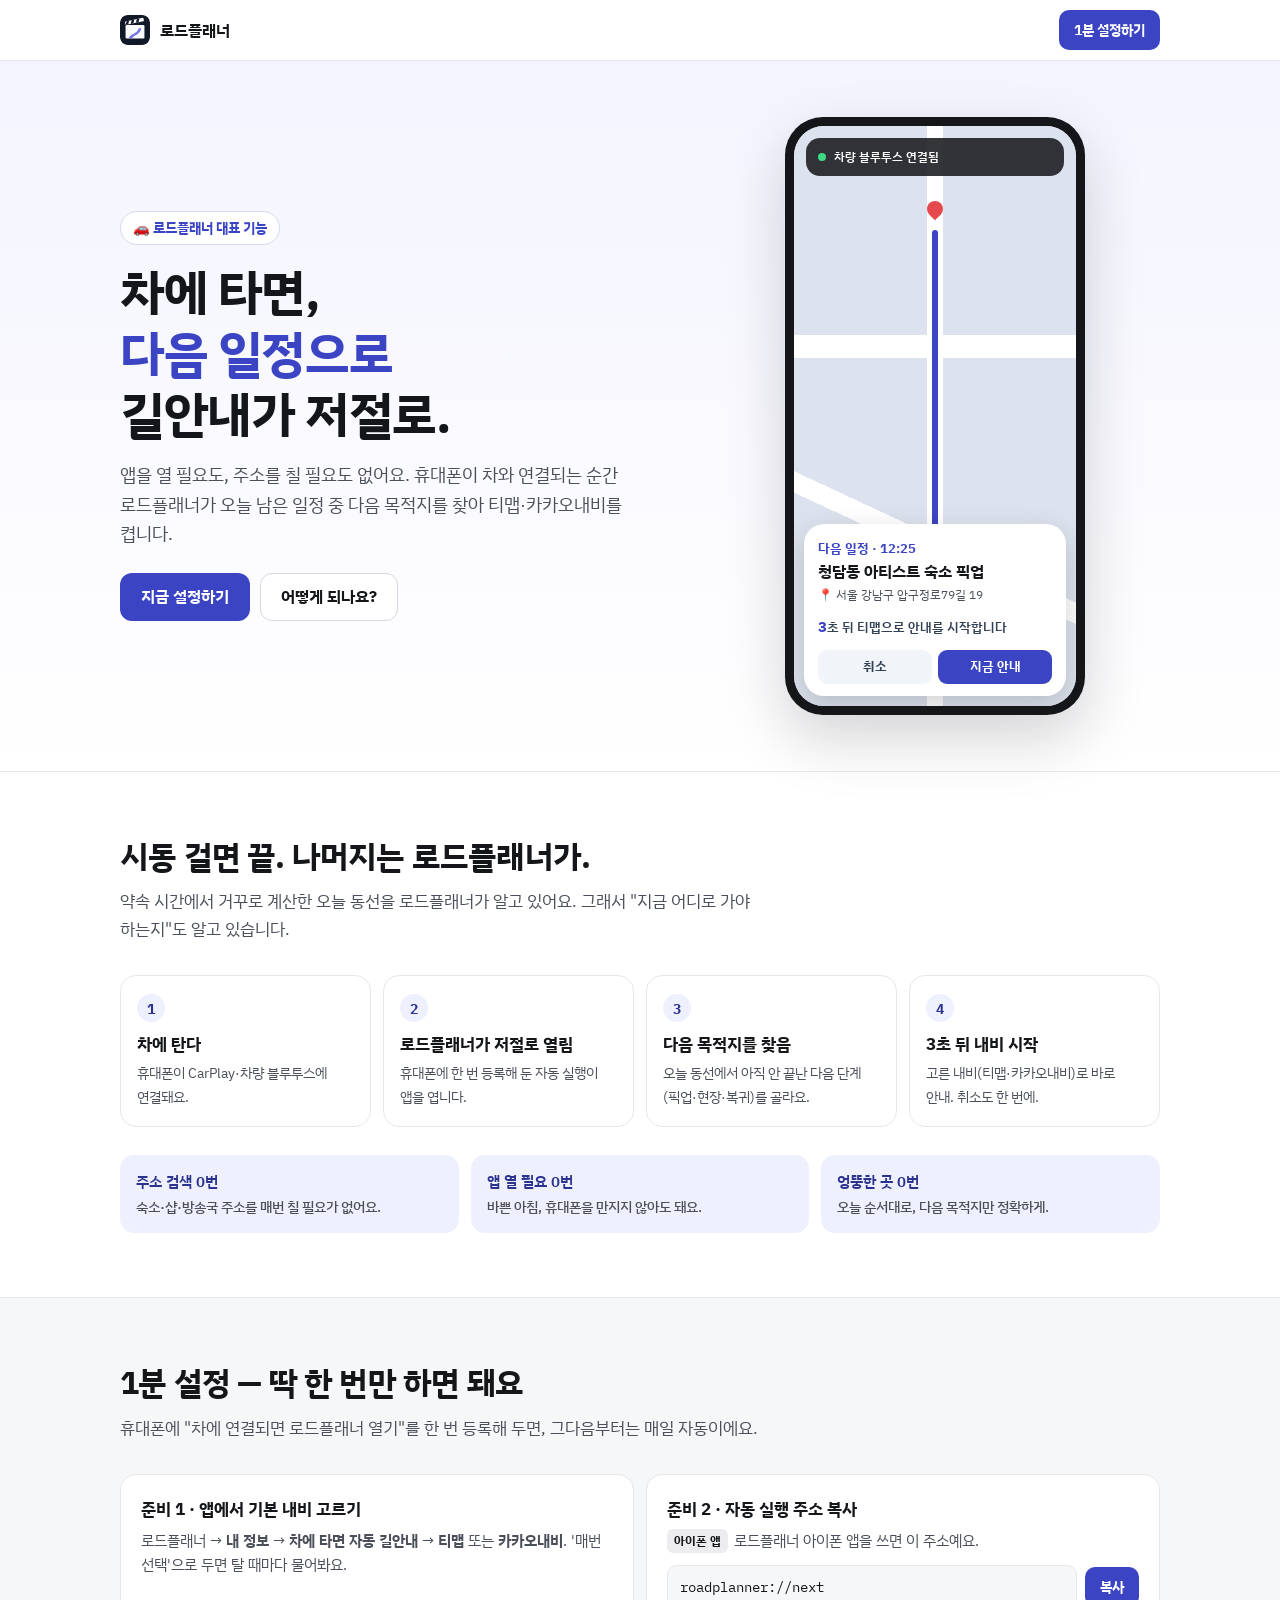
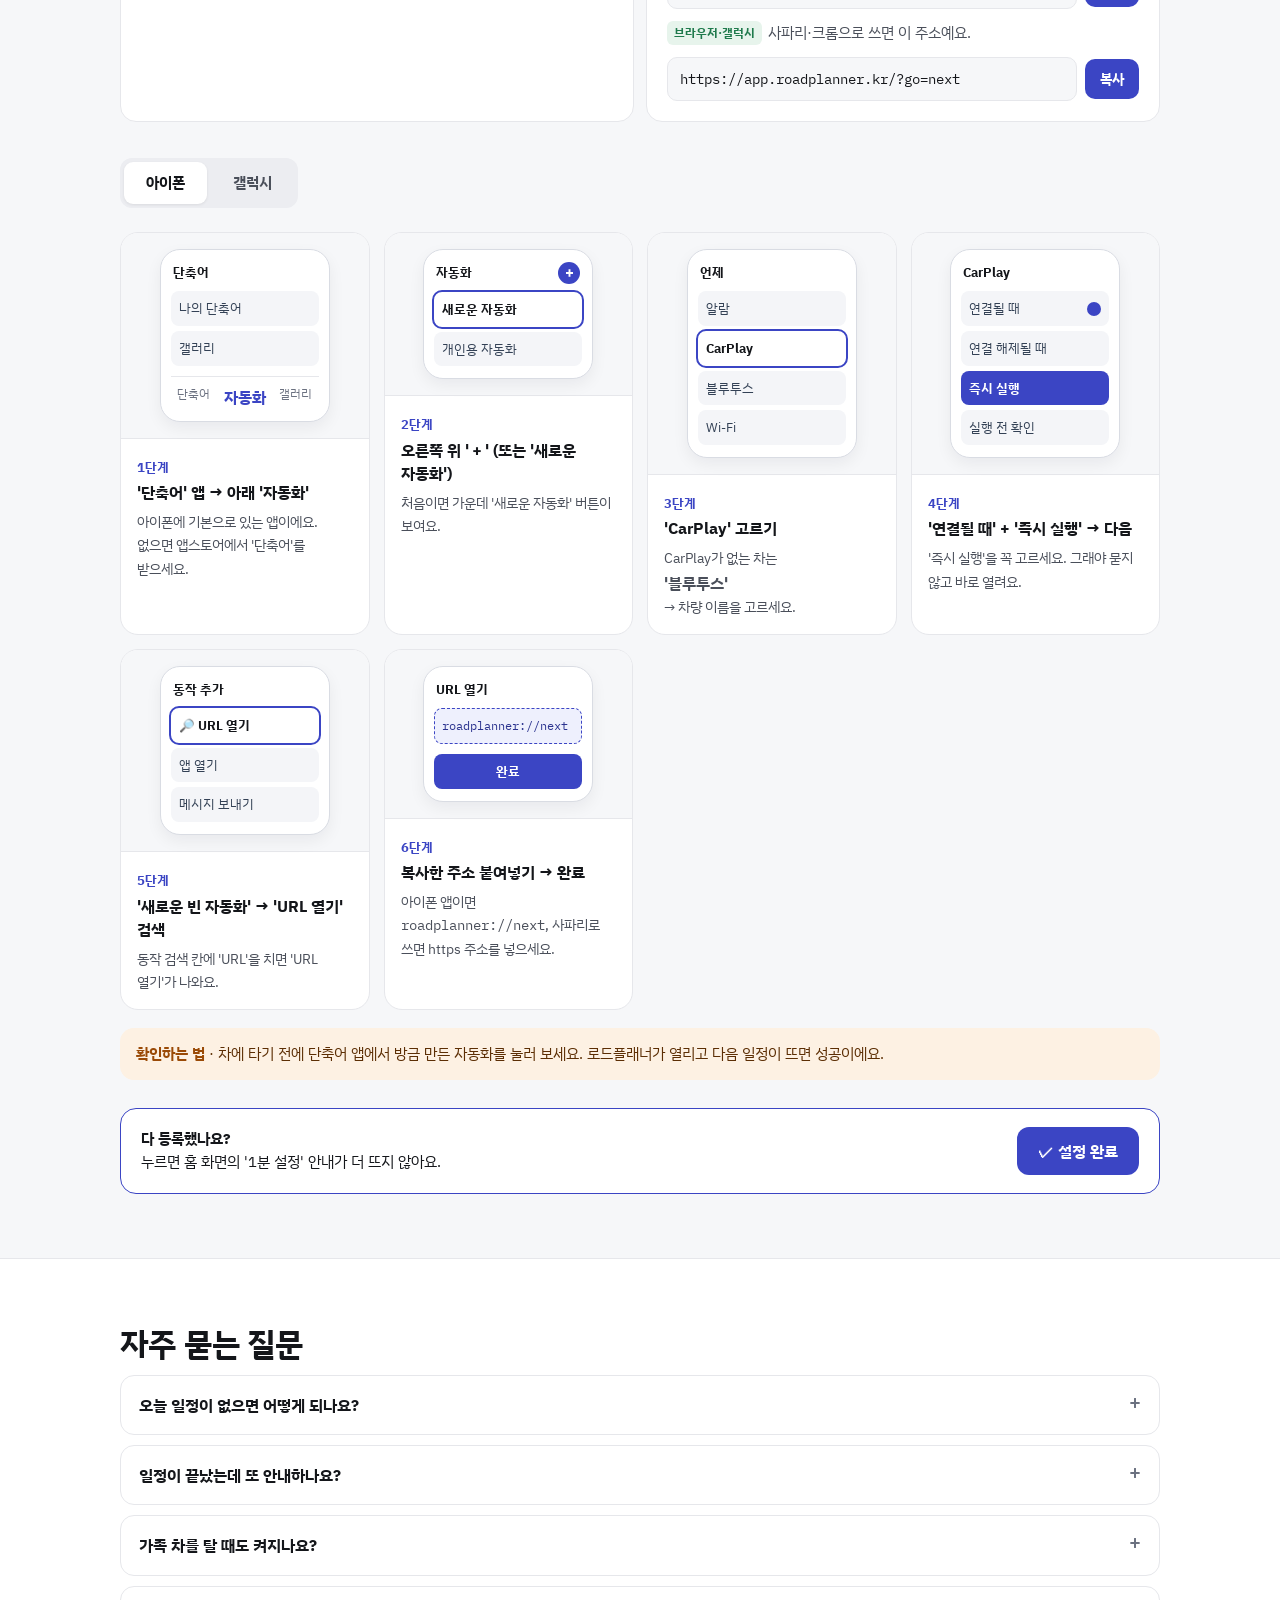
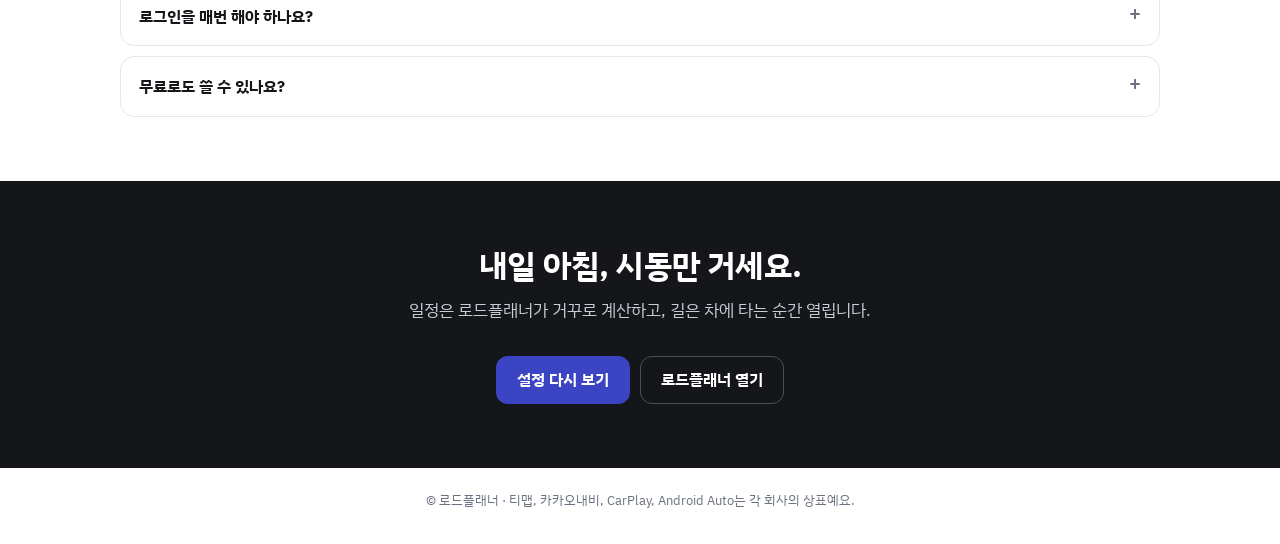
<file: autonav-guide.html>
<!DOCTYPE html>
<html lang="ko">
<head>
<meta charset="UTF-8">
<meta name="viewport" content="width=device-width, initial-scale=1, viewport-fit=cover">
<title>차에 타면 자동 길안내 · 로드플래너</title>
<meta name="description" content="차에 타면 휴대폰이 알아서 오늘 다음 일정으로 길안내를 켭니다. 아이폰·갤럭시 1분 설정 가이드.">
<meta property="og:title" content="차에 타면, 다음 일정으로 길안내가 저절로 — 로드플래너">
<meta property="og:description" content="앱을 열 필요도 없어요. 차에 타는 순간 내비가 다음 목적지로 켜집니다. 1분 설정 가이드.">
<link rel="icon" type="image/svg+xml" href="icon.svg">
<link rel="preconnect" href="https://fonts.googleapis.com">
<link rel="stylesheet" href="https://fonts.googleapis.com/css2?family=IBM+Plex+Sans+KR:wght@400;500;600;700&family=IBM+Plex+Mono:wght@500;600&display=swap">
<style>
:root{--ink:#14161A;--sub:#4A4F5A;--mute:#6B7180;--line:#E6E7EB;--bg:#F6F7F9;--acc:#3B45C4;--acc-ink:#2B338F;--acc-bg:#EEF0FD;--ok:#1F7A4C;--ok-bg:#E7F4EC;--warn:#9A4A06;--warn-bg:#FDF1E3}
*{box-sizing:border-box}
html{scroll-behavior:smooth}
body{margin:0;background:#fff;color:var(--ink);font-family:'IBM Plex Sans KR',-apple-system,'Apple SD Gothic Neo','Malgun Gothic',sans-serif;font-size:16px;line-height:1.65;word-break:keep-all;overflow-wrap:break-word;-webkit-font-smoothing:antialiased}
a{color:var(--acc)}
.in{max-width:1080px;margin:0 auto;padding:0 20px}
.mono{font-family:'IBM Plex Mono',ui-monospace,monospace}
:focus-visible{outline:2px solid var(--acc);outline-offset:3px;border-radius:6px}

.top{position:sticky;top:0;z-index:20;padding-top:env(safe-area-inset-top);background:rgba(255,255,255,.96);border-bottom:1px solid var(--line)}
.top .in{display:flex;align-items:center;justify-content:space-between;min-height:60px;gap:12px}
.top .back{flex:none;font-weight:700;font-size:15px;color:var(--acc-ink);text-decoration:none;padding:8px 10px 8px 0}
.top .brand{margin-right:auto}
.brand{display:flex;align-items:center;gap:10px;text-decoration:none;color:var(--ink)}
.brand img{width:30px;height:30px;border-radius:8px}
.brand b{font-size:16px}
.btn{display:inline-flex;align-items:center;justify-content:center;gap:8px;height:48px;padding:0 20px;border-radius:12px;font-weight:700;font-size:15.5px;text-decoration:none;border:1px solid transparent;white-space:nowrap;cursor:pointer;font-family:inherit}
.btn.pri{background:var(--acc);color:#fff}.btn.pri:hover{background:var(--acc-ink)}
.btn.line{border-color:#D5D8DF;color:var(--ink);background:#fff}
.btn.sm{height:40px;padding:0 14px;font-size:14px;border-radius:10px}

/* 첫 화면 */
.hero{background:linear-gradient(180deg,#F3F4FE 0%,#fff 100%);border-bottom:1px solid var(--line)}
.hero .in{display:grid;grid-template-columns:minmax(0,1.1fr) minmax(0,.9fr);gap:40px;align-items:center;padding-top:56px;padding-bottom:56px}
.kicker{display:inline-flex;align-items:center;gap:8px;font-size:13.5px;font-weight:700;color:var(--acc);background:#fff;border:1px solid #D5D9F7;border-radius:999px;padding:5px 12px;margin:0 0 16px}
h1{margin:0 0 16px;font-size:clamp(32px,5vw,50px);line-height:1.22;letter-spacing:-1.4px;font-weight:700}
h1 em{font-style:normal;color:var(--acc)}
.lead{margin:0 0 24px;font-size:18px;color:var(--sub);max-width:30em}
.cta{display:flex;flex-wrap:wrap;gap:10px}

/* 휴대폰 그림 */
.phone{justify-self:center;width:min(300px,100%);border-radius:38px;background:#14161A;padding:9px;box-shadow:0 24px 60px rgba(20,22,26,.18)}
.scr{border-radius:30px;background:#E9ECF5;aspect-ratio:9/18.5;position:relative;overflow:hidden;display:flex;flex-direction:column}
.map{flex:1;background:
  linear-gradient(90deg,transparent 47%,#fff 47%,#fff 53%,transparent 53%) 0 0/100% 100%,
  linear-gradient(0deg,transparent 60%,#fff 60%,#fff 64%,transparent 64%),
  linear-gradient(25deg,transparent 30%,#fff 30%,#fff 33%,transparent 33%),
  #DDE3EE;position:relative}
.map .route{position:absolute;left:50%;top:18%;width:6px;height:52%;background:var(--acc);border-radius:4px;transform:translateX(-50%)}
.map .car{position:absolute;left:50%;bottom:26%;width:26px;height:26px;margin-left:-13px;border-radius:50%;background:var(--acc);border:4px solid #fff;box-shadow:0 2px 8px rgba(0,0,0,.25)}
.map .pin{position:absolute;left:50%;top:13%;width:16px;height:16px;margin-left:-8px;border-radius:50% 50% 50% 0;background:#E5484D;transform:rotate(-45deg)}
.sheet{position:absolute;left:10px;right:10px;bottom:10px;background:#fff;border-radius:20px;padding:14px 14px 12px;box-shadow:0 10px 30px rgba(0,0,0,.18)}
.sheet .k{font-size:12.5px;font-weight:700;color:var(--acc)}
.sheet .t{font-size:16px;font-weight:700;line-height:1.35;margin-top:2px}
.sheet .d{font-size:12px;color:var(--sub);margin-top:3px}
.sheet .c{font-size:12.5px;font-weight:600;margin-top:10px;color:#334155}
.sheet .c b{color:var(--acc);font-size:15px}
.sheet .bb{display:flex;gap:6px;margin-top:10px}
.sheet .bb span{flex:1;height:34px;border-radius:9px;display:flex;align-items:center;justify-content:center;font-size:12.5px;font-weight:700;background:#F1F5F9;color:#334155}
.sheet .bb span.go{background:var(--acc);color:#fff}
.bt{position:absolute;top:12px;left:12px;right:12px;display:flex;align-items:center;gap:8px;background:rgba(20,22,26,.86);color:#fff;border-radius:14px;padding:9px 12px;font-size:12px;font-weight:600}
.bt i{width:8px;height:8px;border-radius:50%;background:#3DDC84;flex:none}

/* 흐름 */
.sec{padding-top:64px;padding-bottom:64px}
.sec h2{margin:0 0 10px;font-size:clamp(25px,3vw,32px);line-height:1.3;letter-spacing:-.8px}
.sec .desc{margin:0 0 32px;color:var(--sub);font-size:17px;max-width:40em}
.band{background:var(--bg);border-block:1px solid var(--line)}
.flow{display:grid;grid-template-columns:repeat(4,minmax(0,1fr));gap:12px;counter-reset:f}
.flow li{list-style:none;background:#fff;border:1px solid var(--line);border-radius:16px;padding:18px 16px;position:relative}
.flow li::before{counter-increment:f;content:counter(f);display:inline-flex;width:28px;height:28px;border-radius:50%;background:var(--acc-bg);color:var(--acc-ink);font-weight:700;font-size:14px;align-items:center;justify-content:center;margin-bottom:10px}
.flow b{display:block;font-size:16.5px;line-height:1.4}
.flow p{margin:6px 0 0;font-size:14px;color:var(--sub)}
.flow{padding:0;margin:0}
.why{display:grid;grid-template-columns:repeat(3,minmax(0,1fr));gap:12px;margin-top:28px}
.why div{border-radius:14px;padding:16px;background:var(--acc-bg);color:var(--acc-ink);font-weight:600;font-size:15px;line-height:1.5}
.why small{display:block;font-weight:500;color:var(--sub);margin-top:4px;font-size:13.5px}

/* 준비 */
.prep{display:grid;grid-template-columns:repeat(2,minmax(0,1fr));gap:12px}
.card{background:#fff;border:1px solid var(--line);border-radius:16px;padding:20px}
.card h3{margin:0 0 6px;font-size:17px}
.card p{margin:0;color:var(--sub);font-size:14.5px}
.linkbox{display:flex;gap:8px;align-items:center;margin-top:12px}
.linkbox input{flex:1;min-width:0;height:44px;border:1px solid var(--line);border-radius:10px;padding:0 12px;font-size:13.5px;background:var(--bg);color:var(--ink);font-family:'IBM Plex Mono',monospace}
.tag{display:inline-block;font-size:12px;font-weight:700;border-radius:6px;padding:2px 7px;margin-right:6px;vertical-align:1px}
.tag.ios{background:#EDEDF0;color:#14161A}.tag.and{background:#E7F4EC;color:var(--ok)}

/* 탭 */
.tabs{display:inline-flex;background:#ECEDF1;border-radius:12px;padding:4px;gap:4px;margin-bottom:24px}
.tabs button{height:42px;padding:0 22px;border:0;border-radius:9px;background:transparent;font:inherit;font-weight:700;font-size:15px;color:var(--sub);cursor:pointer}
.tabs button[aria-selected="true"]{background:#fff;color:var(--ink);box-shadow:0 1px 3px rgba(0,0,0,.08)}
.steps{display:grid;grid-template-columns:repeat(auto-fill,minmax(230px,1fr));gap:14px;padding:0;margin:0}
.step{list-style:none;background:#fff;border:1px solid var(--line);border-radius:18px;overflow:hidden;display:flex;flex-direction:column}
.step .pic{background:var(--bg);border-bottom:1px solid var(--line);padding:16px;display:flex;justify-content:center}
.mini{width:170px;background:#fff;border:1px solid #D9DCE3;border-radius:20px;padding:10px 10px 12px;font-size:12.5px;box-shadow:0 6px 16px rgba(20,22,26,.06)}
.mini .h{font-weight:700;font-size:13px;margin:2px 2px 8px}
.mini .row{display:flex;align-items:center;justify-content:space-between;gap:6px;padding:7px 8px;border-radius:8px;background:#F4F5F8;margin-top:5px;color:#334155}
.mini .row.on{background:var(--acc);color:#fff;font-weight:700}
.mini .row.hl{outline:2px solid var(--acc);background:#fff;font-weight:700;color:var(--ink)}
.mini .tabbar{display:flex;justify-content:space-around;margin-top:10px;border-top:1px solid var(--line);padding-top:7px;color:var(--mute);font-size:12px}
.mini .tabbar b{color:var(--acc)}
.mini .url{margin-top:6px;border:1px dashed var(--acc);border-radius:8px;padding:7px;font-family:'IBM Plex Mono',monospace;font-size:12px;color:var(--acc-ink);background:var(--acc-bg);word-break:break-all}
.mini .chk{width:14px;height:14px;border-radius:50%;background:var(--acc);display:inline-block;flex:none}
.mini .plus{margin-left:auto;width:22px;height:22px;border-radius:50%;background:var(--acc);color:#fff;display:flex;align-items:center;justify-content:center;font-weight:700;font-size:15px}
.step .txt{padding:14px 16px 16px}
.step .n{font-size:12.5px;font-weight:700;color:var(--acc)}
.step b{display:block;font-size:16px;line-height:1.45;margin-top:2px}
.step p{margin:6px 0 0;font-size:14px;color:var(--sub)}
.tip{margin-top:18px;background:var(--warn-bg);color:#5C2E04;border-radius:14px;padding:14px 16px;font-size:14.5px}
.tip b{color:var(--warn)}

/* 질문 */
.faq details{border:1px solid var(--line);border-radius:14px;background:#fff;margin-top:10px}
.faq summary{cursor:pointer;padding:16px 18px;font-weight:700;font-size:16px;list-style:none;display:flex;justify-content:space-between;gap:12px}
.faq summary::after{content:'+';color:var(--mute);font-weight:500;font-size:20px;line-height:1}
.faq details[open] summary::after{content:'–'}
.faq details p{margin:0;padding:0 18px 16px;color:var(--sub);font-size:15px}

.end{background:var(--ink);color:#fff;text-align:center}
.end h2{color:#fff}
.end .desc{color:#C9CCD6;margin-left:auto;margin-right:auto}
.end .cta{justify-content:center}
.end .btn.line{background:transparent;color:#fff;border-color:#4A4F5A}
footer{padding:22px 0 32px;color:var(--mute);font-size:13px;text-align:center}
.toast{position:fixed;left:50%;bottom:28px;transform:translateX(-50%);background:var(--ink);color:#fff;border-radius:10px;padding:10px 16px;font-size:14px;opacity:0;transition:opacity .2s;pointer-events:none;z-index:30}
.toast.on{opacity:1}

@media (max-width:860px){
  .hero .in{grid-template-columns:1fr;padding-top:36px;padding-bottom:40px;gap:32px}
  .flow{grid-template-columns:repeat(2,minmax(0,1fr))}
  .why,.prep{grid-template-columns:1fr}
  .sec{padding-top:48px;padding-bottom:48px}
}
@media (max-width:420px){
  .flow{grid-template-columns:1fr}
  .tabs{display:flex}.tabs button{flex:1;padding:0 10px}
  .lead{font-size:16.5px}
}
@media print{
  .top,.tabs,.end .cta,.linkbox button{display:none!important}
  .panel[hidden]{display:block!important}
  .step,.card,.flow li{break-inside:avoid}
}
/* 앱 안에 띄울 때(embed=1): 앱이 위 막대를 그리므로 이 페이지 머리는 숨김 */
html.embed .top{display:none}
.donebox{margin-top:28px;padding:18px 20px;border:1.5px solid var(--acc);border-radius:16px;background:#fff;display:flex;gap:14px;align-items:center;justify-content:space-between;flex-wrap:wrap}
.donebox p{margin:0;font-size:15px;line-height:1.5;color:var(--ink)}
.donebox .btn.done{background:#E5E7EB;color:#4B5563;cursor:default}
</style>
</head>
<body>
<header class="top">
  <div class="in">
    <a class="back" id="go-back" href="https://app.roadplanner.kr/" aria-label="앱으로 돌아가기">‹ 앱으로</a>
    <a class="brand" href="https://hq.roadplanner.kr/intro.html"><img src="icon.svg" alt=""><b>로드플래너</b></a>
    <a class="btn pri sm" href="#setup">1분 설정하기</a>
  </div>
</header>

<main>
<section class="hero">
  <div class="in">
    <div>
      <p class="kicker">🚗 로드플래너 대표 기능</p>
      <h1>차에 타면,<br><em>다음 일정으로</em><br>길안내가 저절로.</h1>
      <p class="lead">앱을 열 필요도, 주소를 칠 필요도 없어요. 휴대폰이 차와 연결되는 순간 로드플래너가 오늘 남은 일정 중 다음 목적지를 찾아 티맵·카카오내비를 켭니다.</p>
      <div class="cta">
        <a class="btn pri" href="#setup">지금 설정하기</a>
        <a class="btn line" href="#how">어떻게 되나요?</a>
      </div>
    </div>
    <div class="phone" aria-label="차에 탔을 때 화면 예시">
      <div class="scr">
        <div class="map"><span class="route"></span><span class="pin"></span><span class="car"></span></div>
        <div class="bt"><i></i>차량 블루투스 연결됨</div>
        <div class="sheet">
          <div class="k">다음 일정 · 12:25</div>
          <div class="t">청담동 아티스트 숙소 픽업</div>
          <div class="d">📍 서울 강남구 압구정로79길 19</div>
          <div class="c"><b>3</b>초 뒤 티맵으로 안내를 시작합니다</div>
          <div class="bb"><span>취소</span><span class="go">지금 안내</span></div>
        </div>
      </div>
    </div>
  </div>
</section>

<section class="sec" id="how">
  <div class="in">
    <h2>시동 걸면 끝. 나머지는 로드플래너가.</h2>
    <p class="desc">약속 시간에서 거꾸로 계산한 오늘 동선을 로드플래너가 알고 있어요. 그래서 "지금 어디로 가야 하는지"도 알고 있습니다.</p>
    <ol class="flow">
      <li><b>차에 탄다</b><p>휴대폰이 CarPlay·차량 블루투스에 연결돼요.</p></li>
      <li><b>로드플래너가 저절로 열림</b><p>휴대폰에 한 번 등록해 둔 자동 실행이 앱을 엽니다.</p></li>
      <li><b>다음 목적지를 찾음</b><p>오늘 동선에서 아직 안 끝난 다음 단계(픽업·현장·복귀)를 골라요.</p></li>
      <li><b>3초 뒤 내비 시작</b><p>고른 내비(티맵·카카오내비)로 바로 안내. 취소도 한 번에.</p></li>
    </ol>
    <div class="why">
      <div>주소 검색 0번<small>숙소·샵·방송국 주소를 매번 칠 필요가 없어요.</small></div>
      <div>앱 열 필요 0번<small>바쁜 아침, 휴대폰을 만지지 않아도 돼요.</small></div>
      <div>엉뚱한 곳 0번<small>오늘 순서대로, 다음 목적지만 정확하게.</small></div>
    </div>
  </div>
</section>

<section class="sec band" id="setup">
  <div class="in">
    <h2>1분 설정 — 딱 한 번만 하면 돼요</h2>
    <p class="desc">휴대폰에 "차에 연결되면 로드플래너 열기"를 한 번 등록해 두면, 그다음부터는 매일 자동이에요.</p>

    <div class="prep">
      <div class="card">
        <h3>준비 1 · 앱에서 기본 내비 고르기</h3>
        <p>로드플래너 → <b>내 정보</b> → <b>차에 타면 자동 길안내</b> → <b>티맵</b> 또는 <b>카카오내비</b>. '매번 선택'으로 두면 탈 때마다 물어봐요.</p>
      </div>
      <div class="card">
        <h3>준비 2 · 자동 실행 주소 복사</h3>
        <p><span class="tag ios">아이폰 앱</span>로드플래너 아이폰 앱을 쓰면 이 주소예요.</p>
        <div class="linkbox"><input id="lk-app" readonly value="roadplanner://next"><button class="btn pri sm" type="button" data-copy="lk-app">복사</button></div>
        <p style="margin-top:12px"><span class="tag and">브라우저·갤럭시</span>사파리·크롬으로 쓰면 이 주소예요.</p>
        <div class="linkbox"><input id="lk-web" readonly value="https://app.roadplanner.kr/?go=next"><button class="btn pri sm" type="button" data-copy="lk-web">복사</button></div>
      </div>
    </div>

    <div style="margin-top:36px">
      <div class="tabs" role="tablist" aria-label="휴대폰 종류">
        <button type="button" role="tab" id="t-ios" aria-controls="p-ios" aria-selected="true">아이폰</button>
        <button type="button" role="tab" id="t-and" aria-controls="p-and" aria-selected="false">갤럭시</button>
      </div>

      <div class="panel" id="p-ios" role="tabpanel" aria-labelledby="t-ios">
        <ol class="steps">
          <li class="step">
            <div class="pic"><div class="mini"><div class="h">단축어</div><div class="row">나의 단축어</div><div class="row">갤러리</div><div class="tabbar"><span>단축어</span><b>자동화</b><span>갤러리</span></div></div></div>
            <div class="txt"><span class="n">1단계</span><b>'단축어' 앱 → 아래 '자동화'</b><p>아이폰에 기본으로 있는 앱이에요. 없으면 앱스토어에서 '단축어'를 받으세요.</p></div>
          </li>
          <li class="step">
            <div class="pic"><div class="mini"><div class="h" style="display:flex;align-items:center">자동화<span class="plus">+</span></div><div class="row hl">새로운 자동화</div><div class="row">개인용 자동화</div></div></div>
            <div class="txt"><span class="n">2단계</span><b>오른쪽 위 '＋' (또는 '새로운 자동화')</b><p>처음이면 가운데 '새로운 자동화' 버튼이 보여요.</p></div>
          </li>
          <li class="step">
            <div class="pic"><div class="mini"><div class="h">언제</div><div class="row">알람</div><div class="row hl">CarPlay</div><div class="row">블루투스</div><div class="row">Wi-Fi</div></div></div>
            <div class="txt"><span class="n">3단계</span><b>'CarPlay' 고르기</b><p>CarPlay가 없는 차는 <b>'블루투스'</b> → 차량 이름을 고르세요.</p></div>
          </li>
          <li class="step">
            <div class="pic"><div class="mini"><div class="h">CarPlay</div><div class="row"><span>연결될 때</span><span class="chk"></span></div><div class="row">연결 해제될 때</div><div class="row on">즉시 실행</div><div class="row">실행 전 확인</div></div></div>
            <div class="txt"><span class="n">4단계</span><b>'연결될 때' + '즉시 실행' → 다음</b><p>'즉시 실행'을 꼭 고르세요. 그래야 묻지 않고 바로 열려요.</p></div>
          </li>
          <li class="step">
            <div class="pic"><div class="mini"><div class="h">동작 추가</div><div class="row hl">🔎 URL 열기</div><div class="row">앱 열기</div><div class="row">메시지 보내기</div></div></div>
            <div class="txt"><span class="n">5단계</span><b>'새로운 빈 자동화' → 'URL 열기' 검색</b><p>동작 검색 칸에 'URL'을 치면 'URL 열기'가 나와요.</p></div>
          </li>
          <li class="step">
            <div class="pic"><div class="mini"><div class="h">URL 열기</div><div class="url">roadplanner://next</div><div class="row on" style="margin-top:10px;justify-content:center">완료</div></div></div>
            <div class="txt"><span class="n">6단계</span><b>복사한 주소 붙여넣기 → 완료</b><p>아이폰 앱이면 <span class="mono">roadplanner://next</span>, 사파리로 쓰면 https 주소를 넣으세요.</p></div>
          </li>
        </ol>
        <div class="tip"><b>확인하는 법</b> · 차에 타기 전에 단축어 앱에서 방금 만든 자동화를 눌러 보세요. 로드플래너가 열리고 다음 일정이 뜨면 성공이에요.</div>
      </div>

      <div class="panel" id="p-and" role="tabpanel" aria-labelledby="t-and" hidden>
        <ol class="steps">
          <li class="step">
            <div class="pic"><div class="mini"><div class="h">설정</div><div class="row">연결</div><div class="row">디스플레이</div><div class="row hl">모드 및 루틴</div><div class="row">배터리</div></div></div>
            <div class="txt"><span class="n">1단계</span><b>설정 → '모드 및 루틴'</b><p>갤럭시(One UI)에 기본으로 있어요. 설정 검색에 '루틴'을 쳐도 나와요.</p></div>
          </li>
          <li class="step">
            <div class="pic"><div class="mini"><div class="h" style="display:flex;align-items:center">루틴<span class="plus">+</span></div><div class="row">추천 루틴</div><div class="tabbar"><span>모드</span><b>루틴</b></div></div></div>
            <div class="txt"><span class="n">2단계</span><b>아래 '루틴' 탭 → 위 '＋'</b><p>새 루틴을 만드는 화면이 열려요.</p></div>
          </li>
          <li class="step">
            <div class="pic"><div class="mini"><div class="h">조건</div><div class="row">시간</div><div class="row hl">블루투스 기기</div><div class="row">Android Auto</div></div></div>
            <div class="txt"><span class="n">3단계</span><b>'조건' → '블루투스 기기' → 내 차 고르기</b><p>Android Auto를 쓰면 'Android Auto'를 골라도 돼요.</p></div>
          </li>
          <li class="step">
            <div class="pic"><div class="mini"><div class="h">실행할 동작</div><div class="row hl">앱 열기</div><div class="row on" style="margin-top:8px">로드플래너 길안내</div></div></div>
            <div class="txt"><span class="n">4단계</span><b>'실행할 동작' → '앱 열기' → '로드플래너 길안내'</b><p>로드플래너 앱을 깔면 생기는 파란 '길안내' 아이콘이에요. 브라우저로 쓰면 '웹페이지 열기' → https 주소를 넣으세요.</p></div>
          </li>
          <li class="step">
            <div class="pic"><div class="mini"><div class="h">루틴 이름</div><div class="url" style="font-family:inherit;font-size:12.5px">차 타면 로드플래너</div><div class="row on" style="margin-top:10px;justify-content:center">완료</div></div></div>
            <div class="txt"><span class="n">5단계</span><b>이름 정하고 '완료'</b><p>예: '차 타면 로드플래너'. 루틴이 켜져 있는지 확인하세요.</p></div>
          </li>
        </ol>
        <div class="tip"><b>안 열리면</b> · 설정 → 애플리케이션 → 로드플래너 → <b>배터리 → 제한 없음</b>으로 바꿔 주세요. 절전 때문에 막히는 경우가 있어요.</div>
      </div>
    </div>
  </div>
  <div class="in"><div class="donebox"><p><b>다 등록했나요?</b><br>누르면 홈 화면의 '1분 설정' 안내가 더 뜨지 않아요.</p><button class="btn pri" type="button" id="done-btn">✓ 설정 완료</button></div></div>
</section>

<section class="sec faq">
  <div class="in">
    <h2>자주 묻는 질문</h2>
    <details><summary>오늘 일정이 없으면 어떻게 되나요?</summary><p>"오늘 남은 일정이 없어요"라고 한 번 알려 주고 끝나요. 내비는 켜지지 않아요.</p></details>
    <details><summary>일정이 끝났는데 또 안내하나요?</summary><p>아니요. 완료를 누른 단계는 건너뛰고 아직 남은 다음 단계로만 안내해요. 오늘 일정이 다 끝났으면 "수고하셨습니다"로 끝나요.</p></details>
    <details><summary>가족 차를 탈 때도 켜지나요?</summary><p>등록한 차(CarPlay 또는 고른 블루투스 기기)에 연결될 때만 켜져요. 켜져도 3초 안에 '취소'를 누르면 바로 닫혀요.</p></details>
    <details><summary>로그인을 매번 해야 하나요?</summary><p>아니요. 앱에서 한 번 로그인해 두면 그다음부터 바로 안내돼요. 브라우저로 쓰는 경우엔 같은 브라우저에서 로그인해 두세요.</p></details>
    <details id="faq-price"><summary>무료로도 쓸 수 있나요?</summary><p><b>출시 기념으로 2027년 2월 28일까지는 누구나 무료로 쓸 수 있어요.</b> 그 뒤에는 회사 소속 매니저는 회사 요금제로, 개인 매니저는 유료(월 2만원)에서 쓸 수 있어요. 홈 화면의 티맵·카카오내비 버튼은 언제나 무료예요.</p></details>
  </div>
</section>

<section class="sec end">
  <div class="in">
    <h2>내일 아침, 시동만 거세요.</h2>
    <p class="desc">일정은 로드플래너가 거꾸로 계산하고, 길은 차에 타는 순간 열립니다.</p>
    <div class="cta">
      <a class="btn pri" href="#setup">설정 다시 보기</a>
      <a class="btn line" id="open-app" href="https://app.roadplanner.kr/">로드플래너 열기</a>
    </div>
  </div>
</section>
</main>
<footer>© 로드플래너 · 티맵, 카카오내비, CarPlay, Android Auto는 각 회사의 상표예요.</footer>
<div class="toast" id="toast" role="status" aria-live="polite"></div>

<script src="js/site-config.js" onerror="void 0"></script>
<script>
(function () {
  // 앱 화면 위에 띄운 경우: '로드플래너 열기'·로고는 가이드를 닫고 앱으로
  var embed = new URLSearchParams(location.search).get('embed') === '1' && window.parent !== window;
  if (embed) {
    document.documentElement.classList.add('embed');
    var closeIt = function (e) { e.preventDefault(); e.stopImmediatePropagation(); try { window.parent.AutoNav.closeGuide(); } catch (x) { try { window.parent.postMessage({ anGuide: 'close' }, '*'); } catch (y) { } } };
    var oa = document.getElementById('open-app');
    if (oa) { oa.textContent = '로드플래너로 돌아가기'; oa.addEventListener('click', closeIt, true); }
    document.querySelectorAll('.top a.brand').forEach(function (a) { a.addEventListener('click', closeIt, true); });
  }
  var app = (window.SITE && SITE.APP) || 'https://app.roadplanner.kr/';
  document.getElementById('lk-web').value = app + '?go=next';
  document.getElementById('open-app').href = app;
  var isAnd = /Android/i.test(navigator.userAgent);
  var tabs = [['t-ios', 'p-ios'], ['t-and', 'p-and']];
  function pick(i) {
    tabs.forEach(function (t, k) {
      document.getElementById(t[0]).setAttribute('aria-selected', String(k === i));
      document.getElementById(t[1]).hidden = k !== i;
    });
  }
  tabs.forEach(function (t, k) { document.getElementById(t[0]).addEventListener('click', function () { pick(k); }); });
  var q = new URLSearchParams(location.search).get('os');
  pick(q === 'android' || (q !== 'ios' && isAnd) ? 1 : 0);
  var toast = document.getElementById('toast'), tt;
  function say(m) { toast.textContent = m; toast.classList.add('on'); clearTimeout(tt); tt = setTimeout(function () { toast.classList.remove('on'); }, 1600); }
  document.querySelectorAll('[data-copy]').forEach(function (b) {
    b.addEventListener('click', function () {
      var inp = document.getElementById(b.getAttribute('data-copy'));
      var v = inp.value;
      var ok = function () { say('주소를 복사했어요'); };
      if (navigator.clipboard && navigator.clipboard.writeText) navigator.clipboard.writeText(v).then(ok, function () { inp.select(); document.execCommand('copy'); ok(); });
      else { inp.select(); document.execCommand('copy'); ok(); }
    });
  });
  // '설정 완료': 앱 안이면 앱에 알려 홈 안내를 끄고 가이드를 닫음, 웹이면 이 브라우저에 기록
  var DONE_KEY = 'rp_autonav_promo_off', db = document.getElementById('done-btn');
  function doneShown() { db.textContent = '✓ 설정 완료됨'; db.classList.add('done'); }
  try { if (localStorage.getItem(DONE_KEY) || localStorage.getItem('rp_autonav_setup_done')) doneShown(); } catch (e) { }
  db.addEventListener('click', function () {
    if (embed) { try { window.parent.AutoNav.markDone(); } catch (x) { try { window.parent.postMessage({ anGuide: 'done' }, '*'); } catch (y) { } } return; }
    try { localStorage.setItem(DONE_KEY, '1'); localStorage.setItem('rp_autonav_setup_done', '1'); } catch (e) { }
    doneShown();
    var t = document.getElementById('toast'); if (t) { t.textContent = '설정 완료! 이제 홈에 설정 안내가 뜨지 않아요'; t.classList.add('on'); setTimeout(function () { t.classList.remove('on'); }, 2000); }
  });
})();
</script>
<script>
// 앱 안에서 열었으면 '‹ 앱으로'는 뒤로 가기 (같은 주소에서 왔을 때), 아니면 앱 첫 화면으로
(function(){var b=document.getElementById('go-back');if(!b)return;var same=false;try{same=!!document.referrer&&new URL(document.referrer).origin===location.origin}catch(e){}
if(!same&&!/[?&]from=app\b/.test(location.search)&&!(navigator.standalone||matchMedia('(display-mode: standalone)').matches)){b.style.display='none';return}
b.addEventListener('click',function(e){if(same&&history.length>1){e.preventDefault();history.back()}})})();
</script>
<script>
// 아이폰 앱 안에서는 요금 질문을 통째로 숨김 (Apple 심사 3.1.1). 안드로이드 앱·웹은 그대로
(function(){try{if(!(window.__rpNative&&window.webkit&&window.webkit.messageHandlers&&window.webkit.messageHandlers.roadplanner))return;var d=document.getElementById('faq-price');if(d)d.remove()}catch(e){}})();
</script>
</body>
</html>
</file>
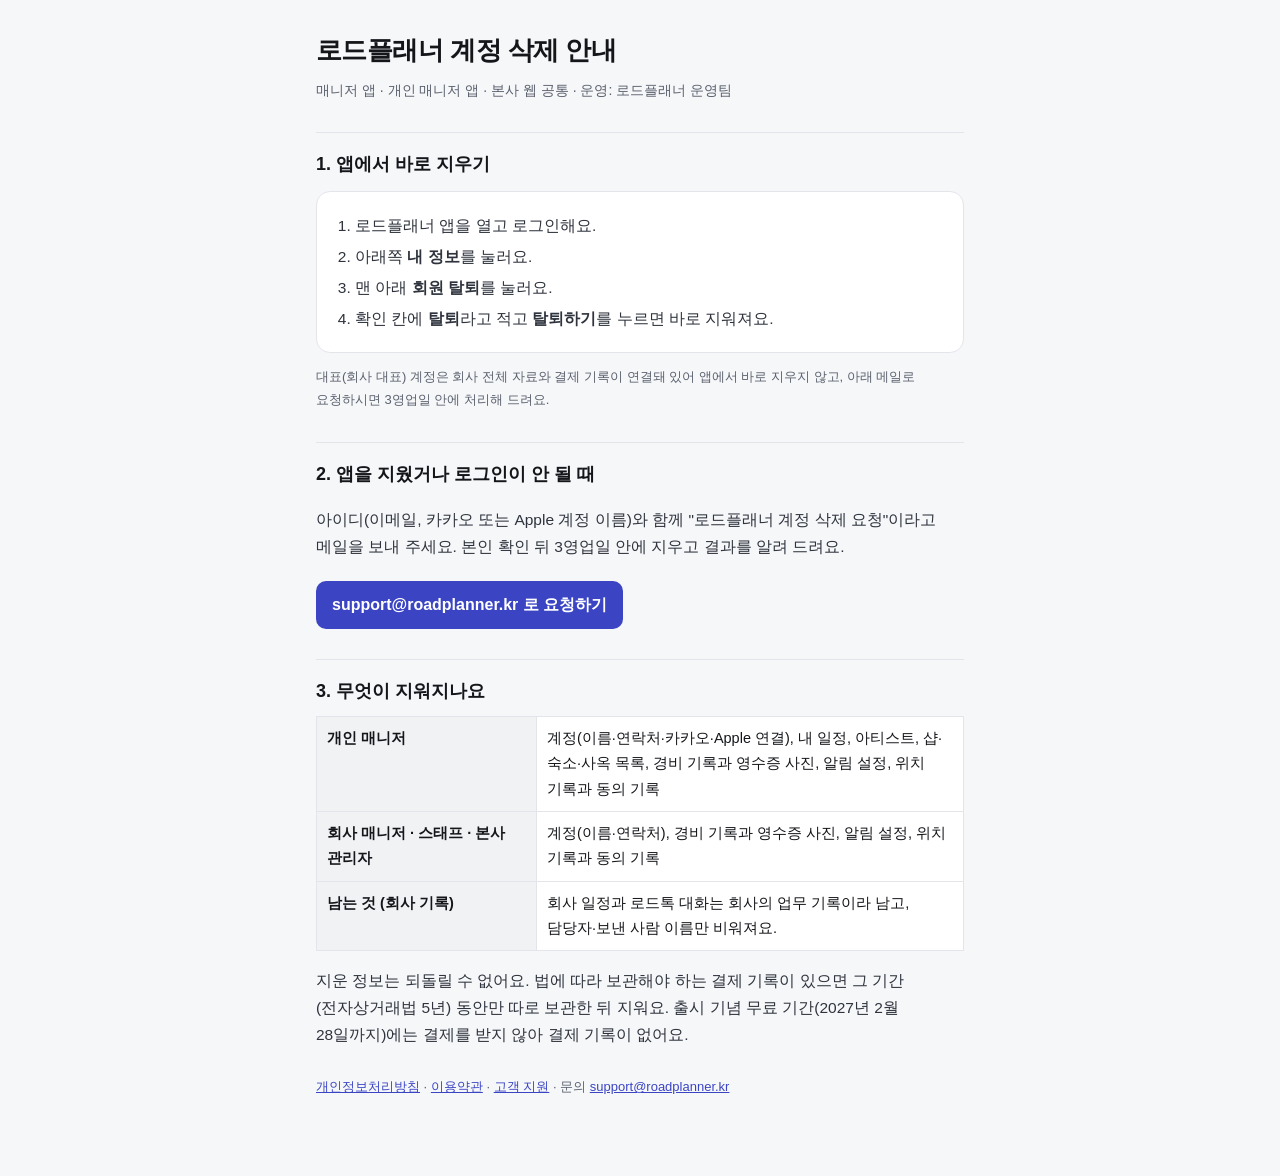
<file: delete-account.html>
<!DOCTYPE html>
<html lang="ko">
<head>
  <meta charset="UTF-8"/>
  <meta name="viewport" content="width=device-width,initial-scale=1.0"/>
  <title>계정 삭제 안내 | 로드플래너</title>
  <meta name="description" content="로드플래너 회원 탈퇴(계정 삭제) 방법과 지워지는 정보 안내"/>
  <link rel="icon" href="icon.svg"/>
  <style>
    *, *::before, *::after { box-sizing: border-box; }
    body { margin: 0; font-family: 'Pretendard', -apple-system, BlinkMacSystemFont, 'Apple SD Gothic Neo', sans-serif; background: #F6F7F9; color: #14161A; line-height: 1.75; word-break: keep-all; overflow-wrap: break-word; }
    main { max-width: 680px; margin: 0 auto; padding: 28px 16px 64px; }
    h1 { font-size: 26px; letter-spacing: -0.02em; margin: 0 0 4px; }
    .sub { color: #5B616E; font-size: 14px; margin: 0 0 18px; }
    h2 { font-size: 18px; margin: 30px 0 8px; padding-top: 16px; border-top: 1px solid #E3E5EA; }
    p, li { font-size: 15.5px; color: #2E333D; }
    ol, ul { padding-left: 22px; margin: 6px 0; }
    li { margin: 4px 0; }
    .card { background: #fff; border: 1px solid #E3E5EA; border-radius: 14px; padding: 14px 16px; margin: 10px 0; }
    table { width: 100%; border-collapse: collapse; font-size: 14.5px; margin: 8px 0; background: #fff; }
    th, td { border: 1px solid #E3E5EA; padding: 9px 10px; text-align: left; vertical-align: top; }
    th { background: #F1F2F4; width: 34%; }
    a { color: #3B45C4; }
    .mail { display: inline-block; margin-top: 6px; padding: 10px 16px; border-radius: 10px; background: #3B45C4; color: #fff; text-decoration: none; font-weight: 700; }
    .muted { font-size: 13px; color: #5B616E; }
    @media (max-width: 520px) {
      table, tbody, tr, th, td { display: block; width: 100%; }
      tr { margin-bottom: 8px; }
      th { border-bottom: 0; }
    }
  </style>
</head>
<body>
<main>
  <h1>로드플래너 계정 삭제 안내</h1>
  <p class="sub">매니저 앱 · 개인 매니저 앱 · 본사 웹 공통 · 운영: 로드플래너 운영팀</p>

  <h2>1. 앱에서 바로 지우기</h2>
  <div class="card">
    <ol>
      <li>로드플래너 앱을 열고 로그인해요.</li>
      <li>아래쪽 <b>내 정보</b>를 눌러요.</li>
      <li>맨 아래 <b>회원 탈퇴</b>를 눌러요.</li>
      <li>확인 칸에 <b>탈퇴</b>라고 적고 <b>탈퇴하기</b>를 누르면 바로 지워져요.</li>
    </ol>
  </div>
  <p class="muted">대표(회사 대표) 계정은 회사 전체 자료와 결제 기록이 연결돼 있어 앱에서 바로 지우지 않고, 아래 메일로 요청하시면 3영업일 안에 처리해 드려요.</p>

  <h2>2. 앱을 지웠거나 로그인이 안 될 때</h2>
  <p>아이디(이메일, 카카오 또는 Apple 계정 이름)와 함께 "로드플래너 계정 삭제 요청"이라고 메일을 보내 주세요. 본인 확인 뒤 3영업일 안에 지우고 결과를 알려 드려요.</p>
  <a class="mail" href="mailto:support@roadplanner.kr?subject=%EB%A1%9C%EB%93%9C%ED%94%8C%EB%9E%98%EB%84%88%20%EA%B3%84%EC%A0%95%20%EC%82%AD%EC%A0%9C%20%EC%9A%94%EC%B2%AD">support@roadplanner.kr 로 요청하기</a>

  <h2>3. 무엇이 지워지나요</h2>
  <table>
    <tr><th>개인 매니저</th><td>계정(이름·연락처·카카오·Apple 연결), 내 일정, 아티스트, 샵·숙소·사옥 목록, 경비 기록과 영수증 사진, 알림 설정, 위치 기록과 동의 기록</td></tr>
    <tr><th>회사 매니저 · 스태프 · 본사 관리자</th><td>계정(이름·연락처), 경비 기록과 영수증 사진, 알림 설정, 위치 기록과 동의 기록</td></tr>
    <tr><th>남는 것 (회사 기록)</th><td>회사 일정과 로드톡 대화는 회사의 업무 기록이라 남고, 담당자·보낸 사람 이름만 비워져요.</td></tr>
  </table>
  <p>지운 정보는 되돌릴 수 없어요. 법에 따라 보관해야 하는 결제 기록이 있으면 그 기간(전자상거래법 5년) 동안만 따로 보관한 뒤 지워요.<span id="promo-note"> 출시 기념 무료 기간(2027년 2월 28일까지)에는 결제를 받지 않아 결제 기록이 없어요.</span></p>

  <p class="muted" style="margin-top:28px;"><a href="privacy.html">개인정보처리방침</a> · <a href="terms.html">이용약관</a> · <a href="support.html">고객 지원</a> · 문의 <a href="mailto:support@roadplanner.kr">support@roadplanner.kr</a></p>
</main>
<script>
// 아이폰 앱 안에서는 무료 기간 안내를 숨김 (Apple 심사 3.1.1). 안드로이드 앱·웹은 그대로
(function(){try{if(!(window.__rpNative&&window.webkit&&window.webkit.messageHandlers&&window.webkit.messageHandlers.roadplanner))return;var n=document.getElementById('promo-note');if(n)n.remove()}catch(e){}})();
</script>
</body>
</html>
</file>
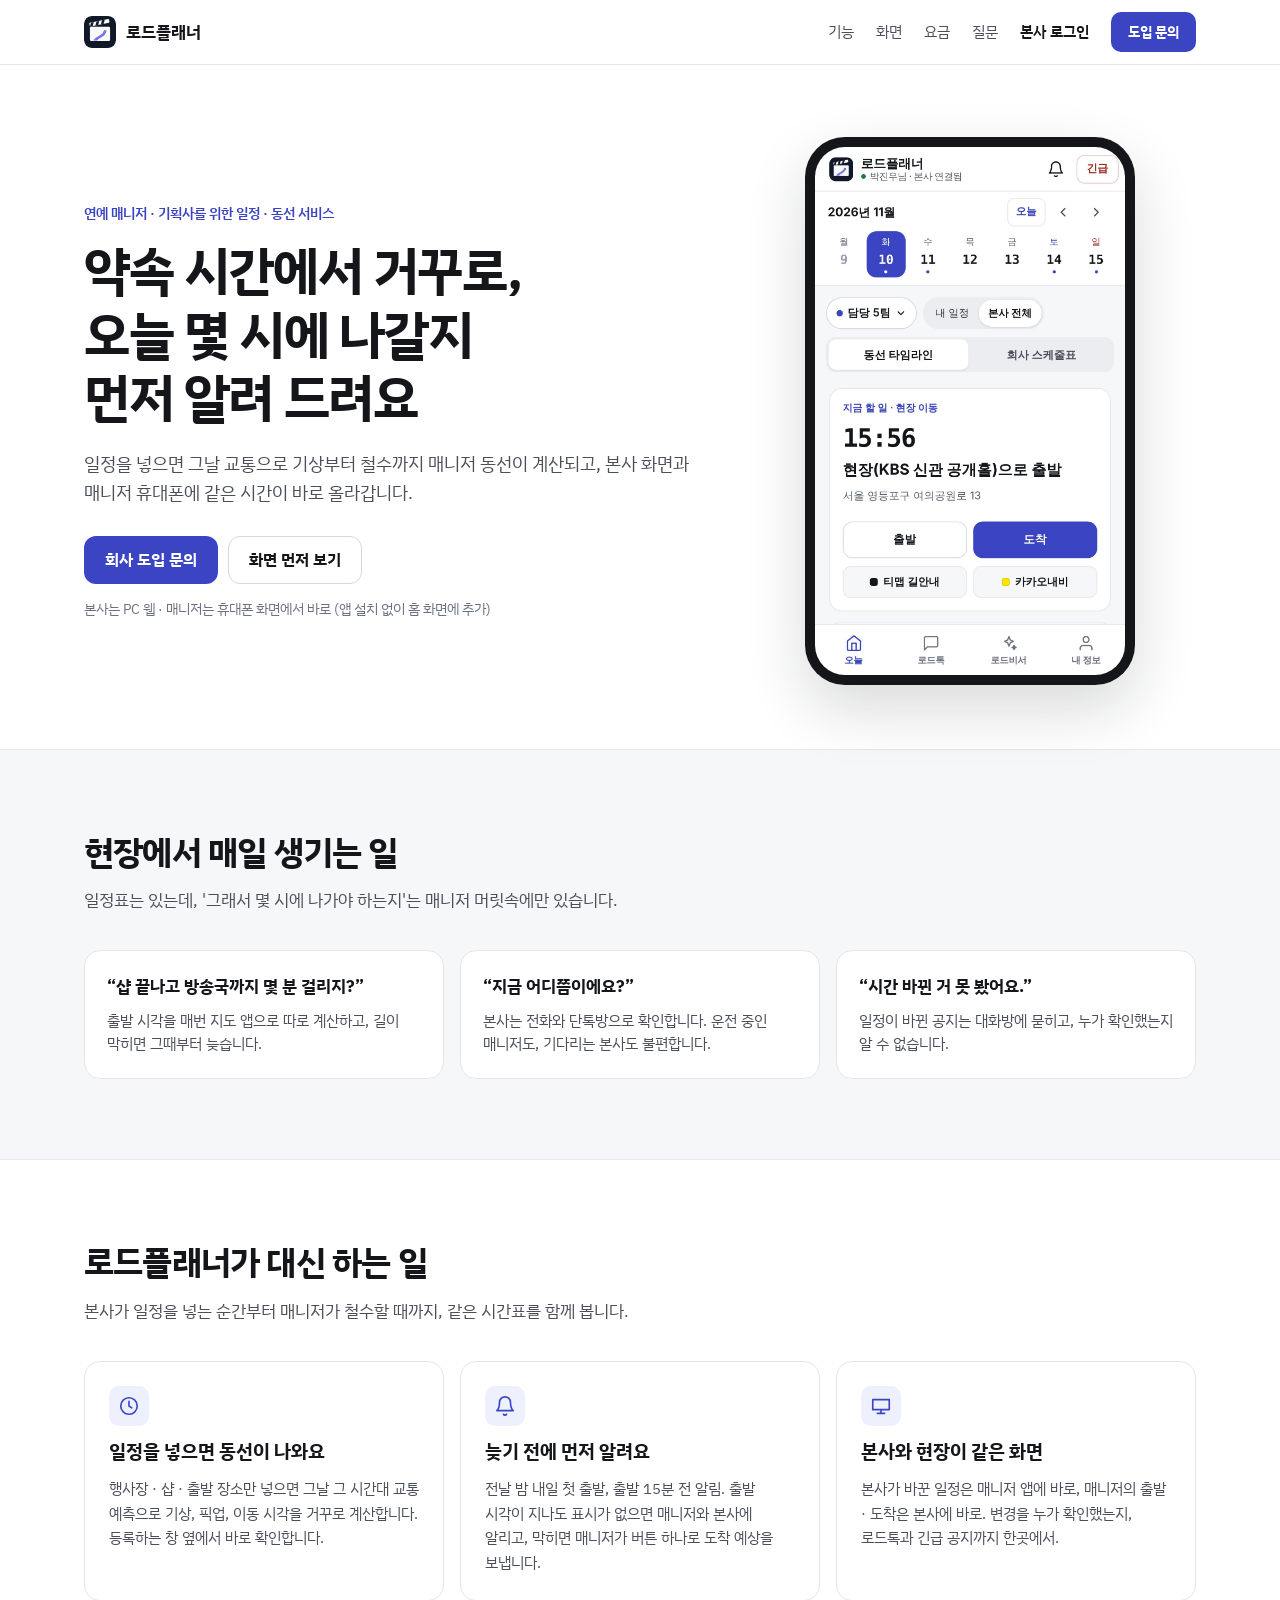
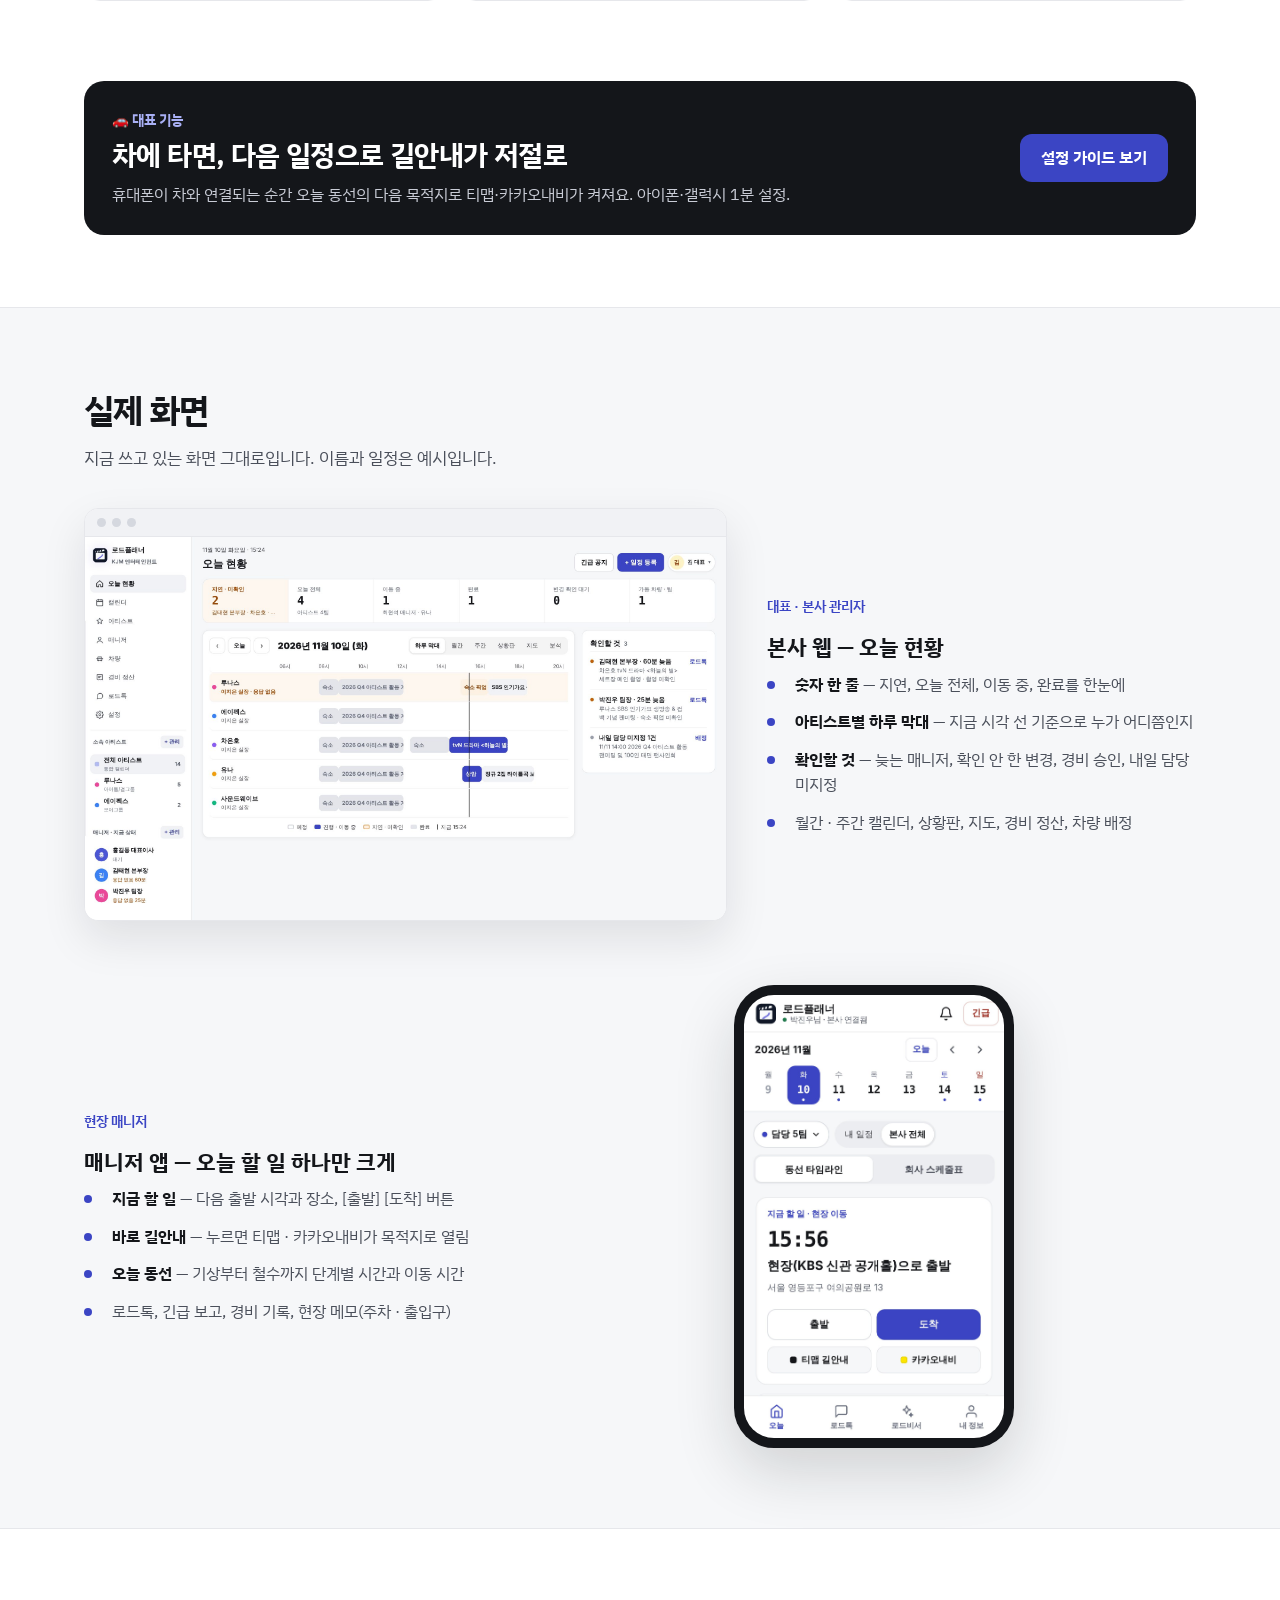
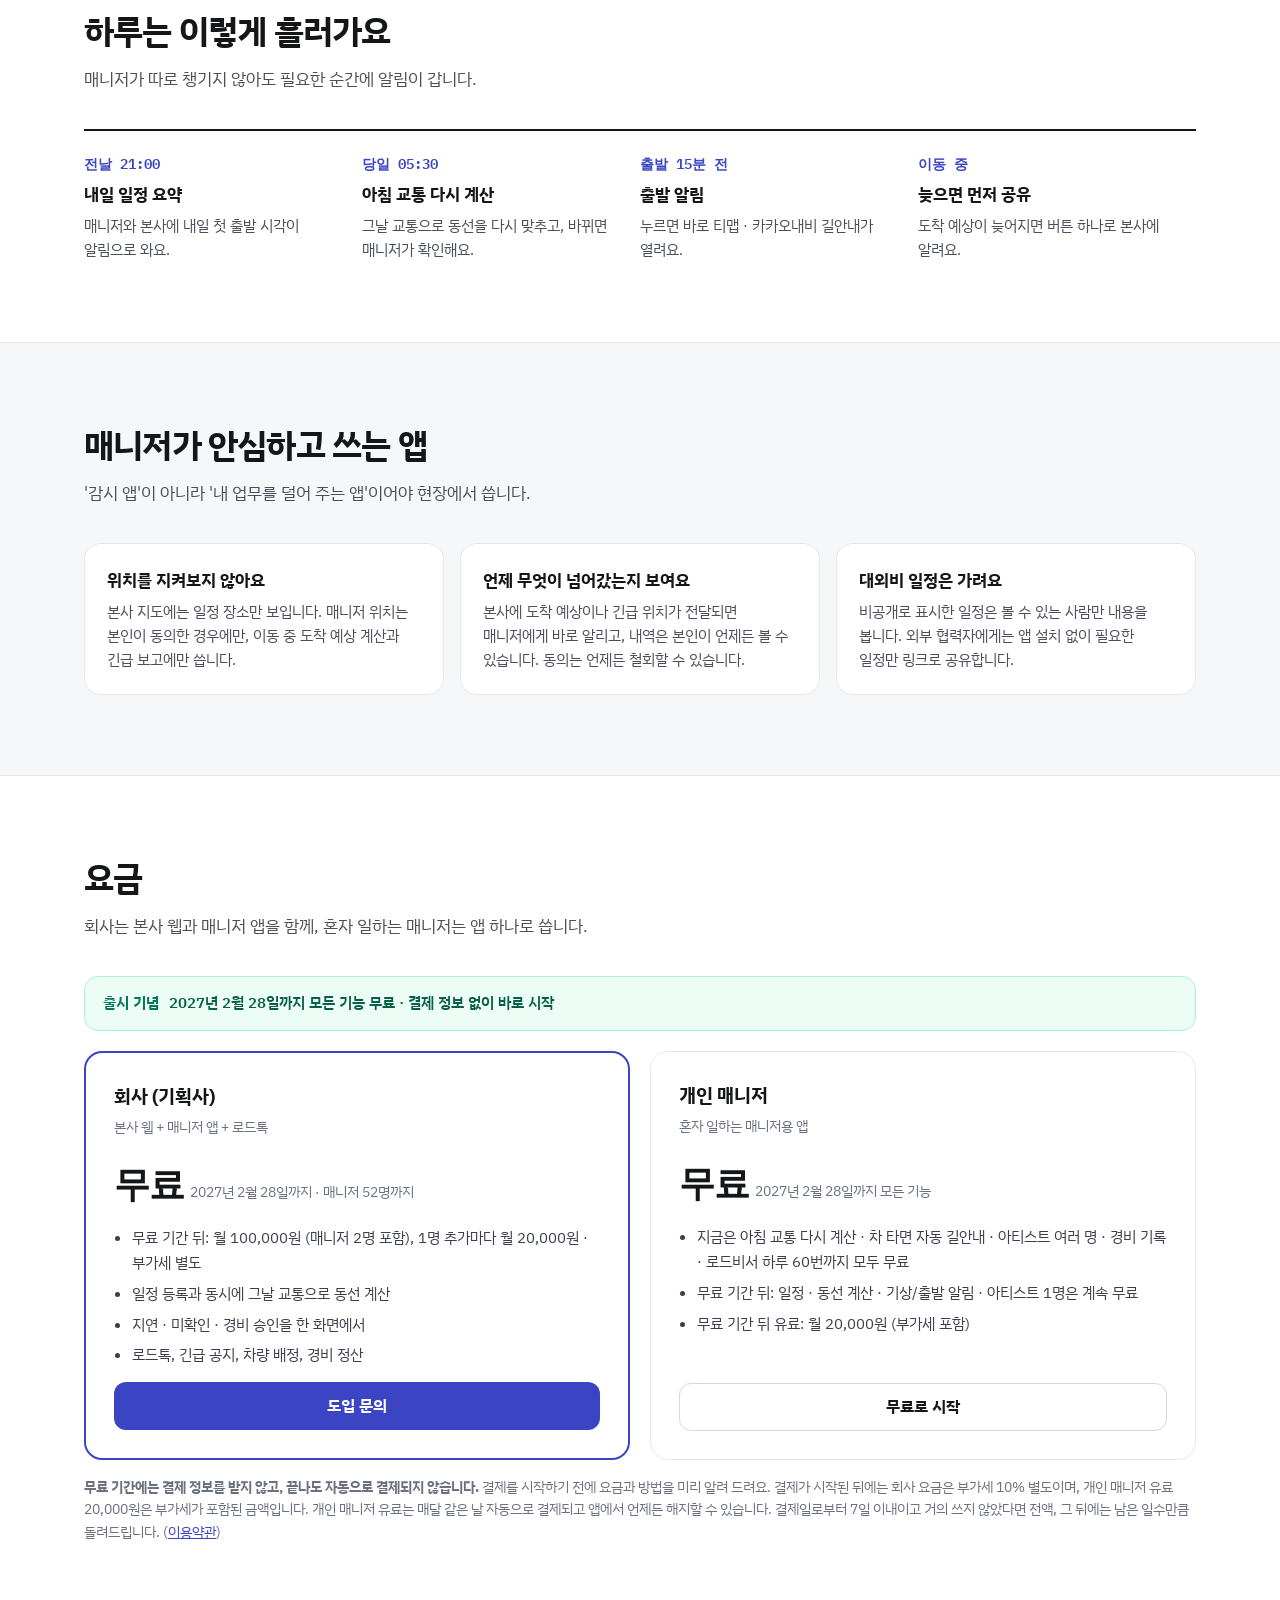
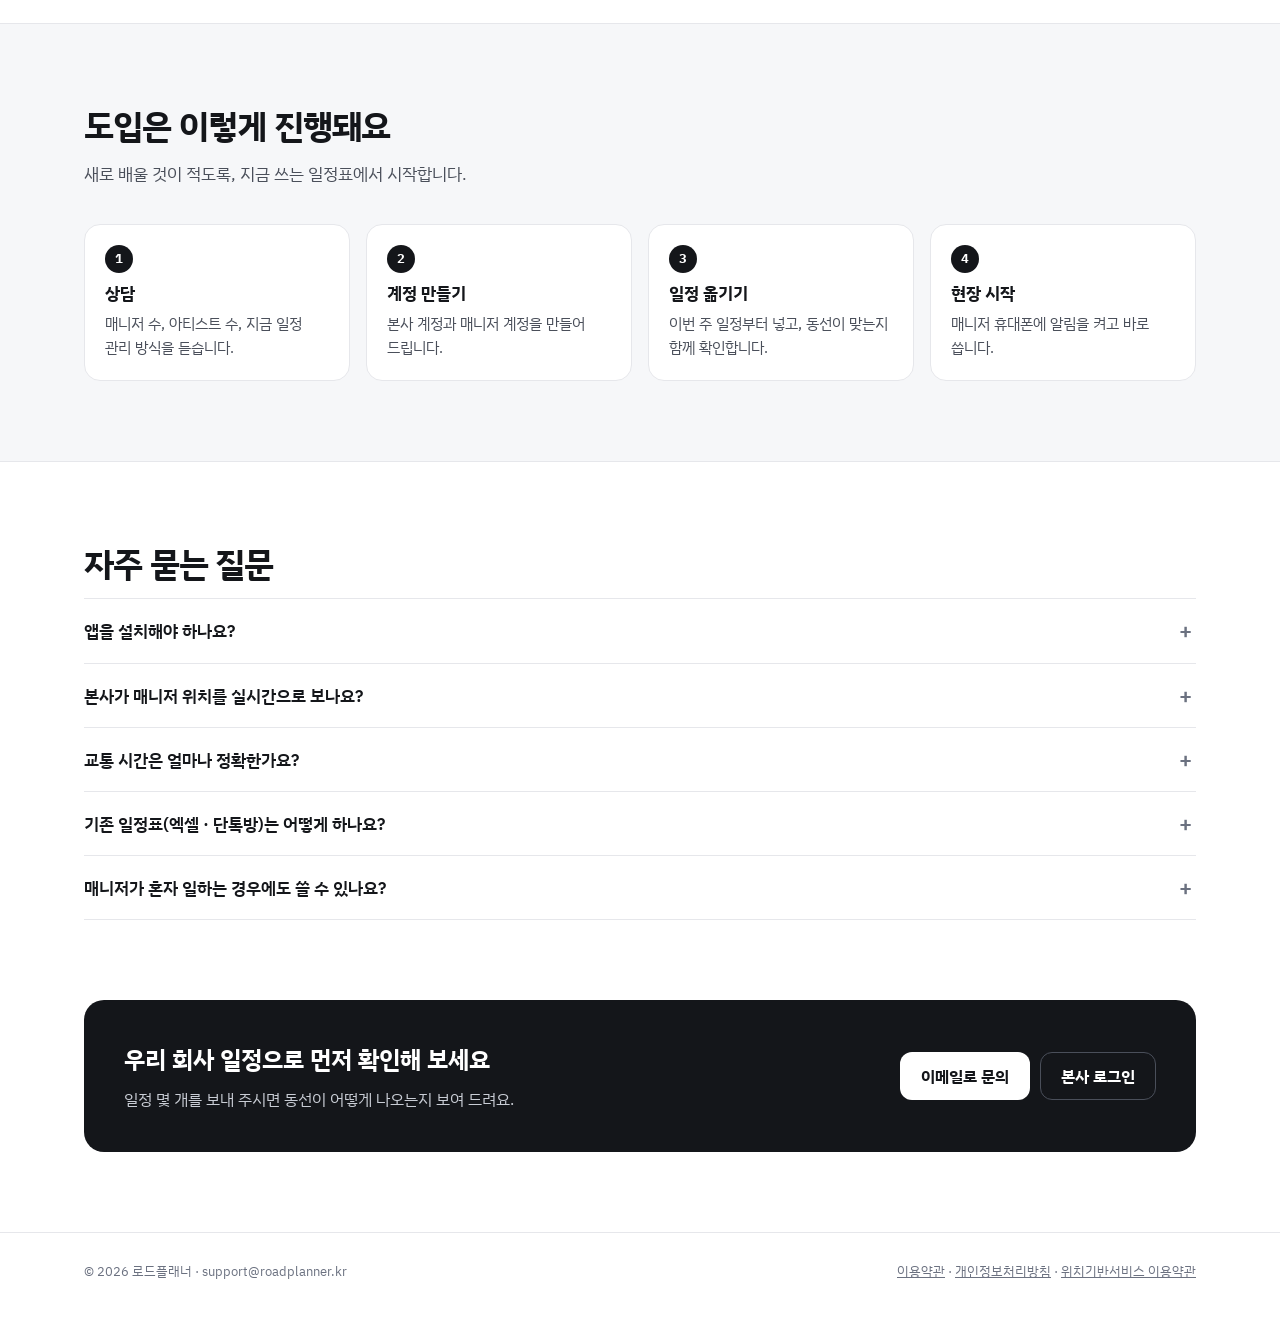
<file: intro.html>
<!DOCTYPE html>
<html lang="ko">
<head>
<meta charset="UTF-8">
<meta name="viewport" content="width=device-width, initial-scale=1">
<title>로드플래너 · 연예 매니저와 기획사를 위한 일정 · 동선 서비스</title>
<meta name="description" content="일정을 넣으면 그날 교통으로 기상부터 철수까지 매니저 동선이 계산되고, 본사와 현장이 같은 시간을 봅니다.">
<meta property="og:title" content="로드플래너 — 약속 시간에서 거꾸로 계산하는 매니저 일정 서비스">
<meta property="og:description" content="본사 웹 + 매니저 앱. 일정 등록과 동시에 그날 교통으로 동선 계산, 지연은 먼저 알림.">
<meta property="og:image" content="img/intro-hq.jpg">
<link rel="icon" type="image/svg+xml" href="icon.svg">
<link rel="preconnect" href="https://fonts.googleapis.com">
<link rel="stylesheet" href="https://fonts.googleapis.com/css2?family=IBM+Plex+Sans+KR:wght@400;500;600;700&family=IBM+Plex+Mono:wght@500;600&display=swap">
<style>
:root{--ink:#14161A;--sub:#4A4F5A;--mute:#6B7180;--line:#E6E7EB;--bg:#F6F7F9;--acc:#3B45C4;--acc-ink:#2B338F;--acc-bg:#EEF0FD;--warn:#9A4A06;--warn-bg:#FDF1E3}
*{box-sizing:border-box}
html{scroll-behavior:smooth;scroll-padding-top:72px}
body{margin:0;background:#fff;color:var(--ink);font-family:'IBM Plex Sans KR',-apple-system,'Apple SD Gothic Neo','Malgun Gothic',sans-serif;font-size:16px;line-height:1.65;word-break:keep-all;overflow-wrap:break-word;-webkit-font-smoothing:antialiased}
a{color:var(--acc)}a:hover{color:var(--acc-ink)}
img{max-width:100%;height:auto;display:block}
.in{max-width:1160px;margin:0 auto;padding:0 24px}
.mono{font-family:'IBM Plex Mono',ui-monospace,monospace}
:focus-visible{outline:2px solid var(--acc);outline-offset:3px;border-radius:6px}

/* 위 막대 */
.top{position:sticky;top:0;z-index:20;background:rgba(255,255,255,.96);border-bottom:1px solid var(--line)}
.top .in{display:flex;align-items:center;justify-content:space-between;gap:16px;min-height:64px}
.brand{display:flex;align-items:center;gap:10px;text-decoration:none;color:var(--ink)}
.brand img{width:32px;height:32px;border-radius:8px}
.brand b{font-size:17px}
.nav{display:flex;align-items:center;gap:22px;font-size:14.5px}
.nav a{color:var(--sub);text-decoration:none}
.nav a:hover{color:var(--ink)}
.btn{display:inline-flex;align-items:center;justify-content:center;gap:8px;height:48px;padding:0 20px;border-radius:12px;font-weight:700;font-size:15.5px;text-decoration:none;border:1px solid transparent;white-space:nowrap}
.btn.pri{background:var(--acc);color:#fff}.btn.pri:hover{background:var(--acc-ink);color:#fff}
.btn.line{border-color:#D5D8DF;color:var(--ink);background:#fff}.btn.line:hover{background:var(--bg);color:var(--ink)}
.btn.sm{height:40px;padding:0 16px;font-size:14px;border-radius:10px}
.nav .login{color:var(--ink);font-weight:600}

/* 첫 화면 */
.hero .in{display:grid;grid-template-columns:minmax(0,1.15fr) minmax(0,.85fr);gap:48px;align-items:center;padding-top:72px;padding-bottom:64px}
.kicker{font-size:14px;font-weight:600;color:var(--acc);margin:0 0 14px}
h1{margin:0 0 20px;font-size:clamp(34px,4.6vw,52px);line-height:1.22;letter-spacing:-1.4px;font-weight:700}
.lead{margin:0 0 28px;font-size:18px;color:var(--sub);max-width:34em}
.cta{display:flex;flex-wrap:wrap;gap:10px}
.note{margin:14px 0 0;font-size:13.5px;color:var(--mute)}
.phone{justify-self:center;width:min(330px,100%);border-radius:40px;background:#14161A;padding:10px;box-shadow:0 24px 60px rgba(20,22,26,.16)}
.phone img{border-radius:30px;width:100%;height:auto;aspect-ratio:1170/1992}

section.band{background:var(--bg);border-block:1px solid var(--line)}
.sec{padding-top:80px;padding-bottom:80px}
.sec h2{margin:0 0 12px;font-size:clamp(26px,3vw,34px);line-height:1.3;letter-spacing:-.8px}
.sec .desc{margin:0 0 36px;color:var(--sub);font-size:17px;max-width:40em}

/* 문제 */
.pains{display:grid;grid-template-columns:repeat(3,minmax(0,1fr));gap:16px}
.pain{background:#fff;border:1px solid var(--line);border-radius:16px;padding:22px}
.pain q{display:block;font-size:17px;font-weight:700;line-height:1.5;quotes:'“' '”'}
.pain p{margin:10px 0 0;font-size:14.5px;color:var(--sub)}

/* 기능 */
.feats{display:grid;grid-template-columns:repeat(3,minmax(0,1fr));gap:16px}
.feat{background:#fff;border:1px solid var(--line);border-radius:16px;padding:24px;display:flex;flex-direction:column;gap:10px}
.ico{width:40px;height:40px;border-radius:10px;background:var(--acc-bg);color:var(--acc);display:flex;align-items:center;justify-content:center}
.ico svg{width:22px;height:22px;fill:none;stroke:currentColor;stroke-width:1.8;stroke-linecap:round;stroke-linejoin:round}
.feat h3{margin:0;font-size:19px}
.feat p{margin:0;font-size:15px;color:var(--sub)}

/* 화면 소개 */
.shot{display:grid;grid-template-columns:minmax(0,1.5fr) minmax(0,1fr);gap:40px;align-items:center}
.shot + .shot{margin-top:64px}
.shot.rev{grid-template-columns:minmax(0,1fr) minmax(0,1.5fr)}
.shot.rev .pic{order:2}
.frame{border:1px solid var(--line);border-radius:14px;overflow:hidden;box-shadow:0 18px 44px rgba(20,22,26,.10);background:#fff}
.frame .bar{height:28px;background:#F1F2F5;border-bottom:1px solid var(--line);display:flex;align-items:center;gap:6px;padding:0 12px}
.frame .bar i{width:9px;height:9px;border-radius:50%;background:#D5D8DF;display:block}
.shot h3{margin:0 0 6px;font-size:22px}
.shot .who{font-size:14px;color:var(--acc);font-weight:600;margin:0 0 12px}
.shot ul{margin:0;padding:0;list-style:none;display:flex;flex-direction:column;gap:12px}
.shot li{display:grid;grid-template-columns:20px 1fr;gap:8px;font-size:15.5px;color:var(--sub)}
.shot li::before{content:"";width:8px;height:8px;border-radius:50%;background:var(--acc);margin-top:9px}
.shot li b{color:var(--ink)}
.minis{display:flex;justify-content:center}
.minis .phone{width:min(280px,100%)}

/* 하루 흐름 */
.flow{list-style:none;margin:0;padding:0;display:grid;grid-template-columns:repeat(4,minmax(0,1fr));border-top:2px solid var(--ink)}
.flow li{padding:20px 20px 0 0;display:flex;flex-direction:column;gap:6px}
.flow .t{font-family:'IBM Plex Mono',monospace;font-size:14px;font-weight:600;color:var(--acc)}
.flow b{font-size:17px}
.flow span{font-size:14.5px;color:var(--sub)}

/* 신뢰 */
.trust{display:grid;grid-template-columns:repeat(3,minmax(0,1fr));gap:16px}
.trust div{border:1px solid var(--line);border-radius:16px;padding:22px;background:#fff}
.trust b{display:block;font-size:17px;margin-bottom:6px}
.trust p{margin:0;font-size:14.5px;color:var(--sub)}

/* 요금 */
.promo-band{background:#ECFDF5;border:1px solid #A7F3D0;color:#065F46;border-radius:14px;padding:14px 18px;margin:0 0 20px;font-size:15px;font-weight:600}
.promo-band b{color:#047857;margin-right:6px}
.prices{display:grid;grid-template-columns:repeat(2,minmax(0,1fr));gap:20px}
.price{background:#fff;border:1px solid var(--line);border-radius:18px;padding:28px;display:flex;flex-direction:column;gap:14px}
.price.main{border:2px solid var(--acc)}
.price .h b{display:block;font-size:19px}.price .h span{font-size:14px;color:var(--mute)}
.price .amt{display:flex;align-items:baseline;flex-wrap:wrap;gap:6px}
.price .amt strong{font-family:'IBM Plex Mono',monospace;font-size:36px;font-weight:600;letter-spacing:-1px}
.price .amt span{font-size:14px;color:var(--mute)}
.price ul{margin:0;padding:0 0 0 18px;display:flex;flex-direction:column;gap:6px;font-size:15px;color:#3A3F4A}
.price .btn{margin-top:auto}
.pnote{margin:16px 0 0;font-size:13.5px;color:var(--mute)}

/* 도입 */
.steps{list-style:none;margin:0;padding:0;display:grid;grid-template-columns:repeat(4,minmax(0,1fr));gap:16px;counter-reset:s}
.steps li{background:#fff;border:1px solid var(--line);border-radius:16px;padding:20px;display:flex;flex-direction:column;gap:6px}
.steps li::before{counter-increment:s;content:counter(s);width:28px;height:28px;border-radius:50%;background:var(--ink);color:#fff;font-size:13px;font-weight:700;display:flex;align-items:center;justify-content:center}
.steps b{font-size:16.5px}.steps span{font-size:14.5px;color:var(--sub)}

/* 자주 묻는 질문 */
.faq{display:flex;flex-direction:column;border-top:1px solid var(--line)}
.faq details{border-bottom:1px solid var(--line)}
.faq summary{list-style:none;cursor:pointer;padding:18px 36px 18px 0;font-size:16.5px;font-weight:600;position:relative}
.faq summary::-webkit-details-marker{display:none}
.faq summary::after{content:"+";position:absolute;right:4px;top:14px;font-size:22px;color:var(--mute)}
.faq details[open] summary::after{content:"−"}
.faq p{margin:0 0 18px;color:var(--sub);font-size:15.5px;max-width:48em}

/* 문의 */
.ask{display:flex;flex-wrap:wrap;justify-content:space-between;align-items:center;gap:24px;background:var(--ink);color:#fff;border-radius:20px;padding:40px}
.ask h2{color:#fff;margin:0 0 6px}
.ask p{margin:0;color:#C9CDD5}
.ask .btn.pri{background:#fff;color:var(--ink)}.ask .btn.pri:hover{background:#E6E7EB}
.ask .btn.line{background:transparent;color:#fff;border-color:#4A4F5A}

footer{border-top:1px solid var(--line)}
footer .in{display:flex;flex-wrap:wrap;justify-content:space-between;gap:12px;padding:28px 24px 40px;font-size:13px;color:var(--mute)}
footer a{color:inherit}

@media (max-width:960px){
  .hero .in,.shot,.shot.rev{grid-template-columns:1fr}
  .shot.rev .pic{order:0}
  .pains,.feats,.trust{grid-template-columns:1fr}
  .flow,.steps{grid-template-columns:repeat(2,minmax(0,1fr))}
  .flow li{padding-bottom:16px}
  .prices{grid-template-columns:1fr}
  .nav .hide-m{display:none}
}
@media (max-width:560px){
  .in{padding:0 16px}
  .hero .in{padding-top:40px}
  .sec{padding-top:56px;padding-bottom:56px}
  .flow,.steps{grid-template-columns:1fr}
  .ask{padding:28px 22px}
  .nav{gap:12px}
  .nav .login{display:none}
}
@media (prefers-reduced-motion:reduce){html{scroll-behavior:auto}}
</style>
</head>
<body>

<header class="top">
  <div class="in">
    <a class="brand" href="#top" aria-label="로드플래너 처음으로"><img src="icon.svg" alt="" width="32" height="32"><b>로드플래너</b></a>
    <nav class="nav" aria-label="주요 메뉴">
      <a class="hide-m" href="#feat">기능</a>
      <a class="hide-m" href="#screens">화면</a>
      <a class="hide-m" href="#price">요금</a>
      <a class="hide-m" href="#faq">질문</a>
      <a class="login" href="admin-login.html">본사 로그인</a>
      <a class="btn pri sm" href="#ask">도입 문의</a>
    </nav>
  </div>
</header>

<main id="top">
  <section class="hero">
    <div class="in">
      <div>
        <p class="kicker">연예 매니저 · 기획사를 위한 일정 · 동선 서비스</p>
        <h1>약속 시간에서 거꾸로,<br>오늘 몇 시에 나갈지<br>먼저 알려 드려요</h1>
        <p class="lead">일정을 넣으면 그날 교통으로 기상부터 철수까지 매니저 동선이 계산되고, 본사 화면과 매니저 휴대폰에 같은 시간이 바로 올라갑니다.</p>
        <div class="cta">
          <a class="btn pri" href="#ask">회사 도입 문의</a>
          <a class="btn line" href="#screens">화면 먼저 보기</a>
        </div>
        <p class="note">본사는 PC 웹 · 매니저는 휴대폰 화면에서 바로 (앱 설치 없이 홈 화면에 추가)</p>
      </div>
      <div class="phone"><img src="img/intro-app.jpg" alt="매니저 앱 오늘 화면: 지금 할 일 15시 56분 현장 출발, 출발·도착 버튼과 티맵·카카오내비 길안내" width="1170" height="1992"></div>
    </div>
  </section>

  <section class="band">
    <div class="in sec">
      <h2>현장에서 매일 생기는 일</h2>
      <p class="desc">일정표는 있는데, '그래서 몇 시에 나가야 하는지'는 매니저 머릿속에만 있습니다.</p>
      <div class="pains">
        <div class="pain"><q>샵 끝나고 방송국까지 몇 분 걸리지?</q><p>출발 시각을 매번 지도 앱으로 따로 계산하고, 길이 막히면 그때부터 늦습니다.</p></div>
        <div class="pain"><q>지금 어디쯤이에요?</q><p>본사는 전화와 단톡방으로 확인합니다. 운전 중인 매니저도, 기다리는 본사도 불편합니다.</p></div>
        <div class="pain"><q>시간 바뀐 거 못 봤어요.</q><p>일정이 바뀐 공지는 대화방에 묻히고, 누가 확인했는지 알 수 없습니다.</p></div>
      </div>
    </div>
  </section>

  <section id="feat" class="in sec">
    <h2>로드플래너가 대신 하는 일</h2>
    <p class="desc">본사가 일정을 넣는 순간부터 매니저가 철수할 때까지, 같은 시간표를 함께 봅니다.</p>
    <div class="feats">
      <article class="feat">
        <span class="ico" aria-hidden="true"><svg viewBox="0 0 24 24"><circle cx="12" cy="12" r="9"/><path d="M12 7v5l3 2"/></svg></span>
        <h3>일정을 넣으면 동선이 나와요</h3>
        <p>행사장 · 샵 · 출발 장소만 넣으면 그날 그 시간대 교통 예측으로 기상, 픽업, 이동 시각을 거꾸로 계산합니다. 등록하는 창 옆에서 바로 확인합니다.</p>
      </article>
      <article class="feat">
        <span class="ico" aria-hidden="true"><svg viewBox="0 0 24 24"><path d="M6 8a6 6 0 1 1 12 0c0 7 3 9 3 9H3s3-2 3-9"/><path d="M10.3 21a1.94 1.94 0 0 0 3.4 0"/></svg></span>
        <h3>늦기 전에 먼저 알려요</h3>
        <p>전날 밤 내일 첫 출발, 출발 15분 전 알림. 출발 시각이 지나도 표시가 없으면 매니저와 본사에 알리고, 막히면 매니저가 버튼 하나로 도착 예상을 보냅니다.</p>
      </article>
      <article class="feat">
        <span class="ico" aria-hidden="true"><svg viewBox="0 0 24 24"><path d="M3 5h18v11H3zM8 20h8M12 16v4"/></svg></span>
        <h3>본사와 현장이 같은 화면</h3>
        <p>본사가 바꾼 일정은 매니저 앱에 바로, 매니저의 출발 · 도착은 본사에 바로. 변경을 누가 확인했는지, 로드톡과 긴급 공지까지 한곳에서.</p>
      </article>
    </div>
  </section>

  <section class="in" style="padding-bottom:72px">
    <a href="autonav-guide.html" style="display:grid;grid-template-columns:minmax(0,1fr) auto;gap:20px;align-items:center;background:#14161A;color:#fff;border-radius:20px;padding:28px 28px;text-decoration:none">
      <span>
        <span style="display:block;font-size:13.5px;font-weight:700;color:#A9B0F5;margin-bottom:6px">🚗 대표 기능</span>
        <span style="display:block;font-size:clamp(22px,2.6vw,28px);font-weight:700;line-height:1.3;letter-spacing:-.6px">차에 타면, 다음 일정으로 길안내가 저절로</span>
        <span style="display:block;margin-top:8px;color:#C9CCD6;font-size:15.5px">휴대폰이 차와 연결되는 순간 오늘 동선의 다음 목적지로 티맵·카카오내비가 켜져요. 아이폰·갤럭시 1분 설정.</span>
      </span>
      <span class="btn pri">설정 가이드 보기</span>
    </a>
  </section>

  <section id="screens" class="band">
    <div class="in sec">
      <h2>실제 화면</h2>
      <p class="desc">지금 쓰고 있는 화면 그대로입니다. 이름과 일정은 예시입니다.</p>

      <div class="shot">
        <div class="pic"><div class="frame"><div class="bar" aria-hidden="true"><i></i><i></i><i></i></div><img src="img/intro-hq.jpg" alt="본사 웹 오늘 현황: 지연·전체·이동 중 숫자 한 줄, 아티스트별 하루 막대, 오른쪽 확인할 것 목록" width="2160" height="1290" loading="lazy"></div></div>
        <div>
          <p class="who">대표 · 본사 관리자</p>
          <h3>본사 웹 — 오늘 현황</h3>
          <ul>
            <li><span><b>숫자 한 줄</b> — 지연, 오늘 전체, 이동 중, 완료를 한눈에</span></li>
            <li><span><b>아티스트별 하루 막대</b> — 지금 시각 선 기준으로 누가 어디쯤인지</span></li>
            <li><span><b>확인할 것</b> — 늦는 매니저, 확인 안 한 변경, 경비 승인, 내일 담당 미지정</span></li>
            <li><span>월간 · 주간 캘린더, 상황판, 지도, 경비 정산, 차량 배정</span></li>
          </ul>
        </div>
      </div>

      <div class="shot rev">
        <div class="pic minis"><div class="phone"><img src="img/intro-app.jpg" alt="" width="1170" height="1992" loading="lazy"></div></div>
        <div>
          <p class="who">현장 매니저</p>
          <h3>매니저 앱 — 오늘 할 일 하나만 크게</h3>
          <ul>
            <li><span><b>지금 할 일</b> — 다음 출발 시각과 장소, [출발] [도착] 버튼</span></li>
            <li><span><b>바로 길안내</b> — 누르면 티맵 · 카카오내비가 목적지로 열림</span></li>
            <li><span><b>오늘 동선</b> — 기상부터 철수까지 단계별 시간과 이동 시간</span></li>
            <li><span>로드톡, 긴급 보고, 경비 기록, 현장 메모(주차 · 출입구)</span></li>
          </ul>
        </div>
      </div>
    </div>
  </section>

  <section class="in sec">
    <h2>하루는 이렇게 흘러가요</h2>
    <p class="desc">매니저가 따로 챙기지 않아도 필요한 순간에 알림이 갑니다.</p>
    <ol class="flow">
      <li><span class="t">전날 21:00</span><b>내일 일정 요약</b><span>매니저와 본사에 내일 첫 출발 시각이 알림으로 와요.</span></li>
      <li><span class="t">당일 05:30</span><b>아침 교통 다시 계산</b><span>그날 교통으로 동선을 다시 맞추고, 바뀌면 매니저가 확인해요.</span></li>
      <li><span class="t">출발 15분 전</span><b>출발 알림</b><span>누르면 바로 티맵 · 카카오내비 길안내가 열려요.</span></li>
      <li><span class="t">이동 중</span><b>늦으면 먼저 공유</b><span>도착 예상이 늦어지면 버튼 하나로 본사에 알려요.</span></li>
    </ol>
  </section>

  <section class="band">
    <div class="in sec">
      <h2>매니저가 안심하고 쓰는 앱</h2>
      <p class="desc">'감시 앱'이 아니라 '내 업무를 덜어 주는 앱'이어야 현장에서 씁니다.</p>
      <div class="trust">
        <div><b>위치를 지켜보지 않아요</b><p>본사 지도에는 일정 장소만 보입니다. 매니저 위치는 본인이 동의한 경우에만, 이동 중 도착 예상 계산과 긴급 보고에만 씁니다.</p></div>
        <div><b>언제 무엇이 넘어갔는지 보여요</b><p>본사에 도착 예상이나 긴급 위치가 전달되면 매니저에게 바로 알리고, 내역은 본인이 언제든 볼 수 있습니다. 동의는 언제든 철회할 수 있습니다.</p></div>
        <div><b>대외비 일정은 가려요</b><p>비공개로 표시한 일정은 볼 수 있는 사람만 내용을 봅니다. 외부 협력자에게는 앱 설치 없이 필요한 일정만 링크로 공유합니다.</p></div>
      </div>
    </div>
  </section>

  <section id="price" class="in sec">
    <h2>요금</h2>
    <p class="desc">회사는 본사 웹과 매니저 앱을 함께, 혼자 일하는 매니저는 앱 하나로 씁니다.</p>
    <div class="promo-band"><b>출시 기념</b> 2027년 2월 28일까지 모든 기능 무료 · 결제 정보 없이 바로 시작</div>
    <div class="prices">
      <article class="price main">
        <div class="h"><b>회사 (기획사)</b><span>본사 웹 + 매니저 앱 + 로드톡</span></div>
        <div class="amt"><strong>무료</strong><span>2027년 2월 28일까지 · 매니저 52명까지</span></div>
        <ul>
          <li>무료 기간 뒤: 월 100,000원 (매니저 2명 포함), 1명 추가마다 월 20,000원 · 부가세 별도</li>
          <li>일정 등록과 동시에 그날 교통으로 동선 계산</li>
          <li>지연 · 미확인 · 경비 승인을 한 화면에서</li>
          <li>로드톡, 긴급 공지, 차량 배정, 경비 정산</li>
        </ul>
        <a class="btn pri" href="#ask">도입 문의</a>
      </article>
      <article class="price">
        <div class="h"><b>개인 매니저</b><span>혼자 일하는 매니저용 앱</span></div>
        <div class="amt"><strong>무료</strong><span>2027년 2월 28일까지 모든 기능</span></div>
        <ul>
          <li>지금은 아침 교통 다시 계산 · 차 타면 자동 길안내 · 아티스트 여러 명 · 경비 기록 · 로드비서 하루 60번까지 모두 무료</li>
          <li>무료 기간 뒤: 일정 · 동선 계산 · 기상/출발 알림 · 아티스트 1명은 계속 무료</li>
          <li>무료 기간 뒤 유료: 월 20,000원 (부가세 포함)</li>
        </ul>
        <a class="btn line" href="https://app.roadplanner.kr/">무료로 시작</a>
      </article>
    </div>
    <p class="pnote"><b>무료 기간에는 결제 정보를 받지 않고, 끝나도 자동으로 결제되지 않습니다.</b> 결제를 시작하기 전에 요금과 방법을 미리 알려 드려요. 결제가 시작된 뒤에는 회사 요금은 부가세 10% 별도이며, 개인 매니저 유료 20,000원은 부가세가 포함된 금액입니다. 개인 매니저 유료는 매달 같은 날 자동으로 결제되고 앱에서 언제든 해지할 수 있습니다. 결제일로부터 7일 이내이고 거의 쓰지 않았다면 전액, 그 뒤에는 남은 일수만큼 돌려드립니다. (<a href="terms.html">이용약관</a>)</p>
  </section>

  <section class="band">
    <div class="in sec">
      <h2>도입은 이렇게 진행돼요</h2>
      <p class="desc">새로 배울 것이 적도록, 지금 쓰는 일정표에서 시작합니다.</p>
      <ol class="steps">
        <li><b>상담</b><span>매니저 수, 아티스트 수, 지금 일정 관리 방식을 듣습니다.</span></li>
        <li><b>계정 만들기</b><span>본사 계정과 매니저 계정을 만들어 드립니다.</span></li>
        <li><b>일정 옮기기</b><span>이번 주 일정부터 넣고, 동선이 맞는지 함께 확인합니다.</span></li>
        <li><b>현장 시작</b><span>매니저 휴대폰에 알림을 켜고 바로 씁니다.</span></li>
      </ol>
    </div>
  </section>

  <section id="faq" class="in sec">
    <h2>자주 묻는 질문</h2>
    <div class="faq">
      <details><summary>앱을 설치해야 하나요?</summary><p>아니요. 휴대폰 브라우저에서 열고 '홈 화면에 추가'를 누르면 앱처럼 쓸 수 있습니다. 본사는 PC 웹에서 씁니다.</p></details>
      <details><summary>본사가 매니저 위치를 실시간으로 보나요?</summary><p>아니요. 본사에는 매니저가 보낸 도착 예상 시각과 출발 · 도착 표시만 보입니다. 위치는 매니저가 동의한 경우에만 도착 예상 계산과 긴급 보고에 쓰입니다.</p></details>
      <details><summary>교통 시간은 얼마나 정확한가요?</summary><p>그날 그 시간대의 교통 예측으로 계산하고, 당일 새벽에 한 번 더 다시 계산합니다. 예측은 참고용입니다.</p></details>
      <details><summary>기존 일정표(엑셀 · 단톡방)는 어떻게 하나요?</summary><p>도입할 때 이번 주 일정부터 함께 옮깁니다. 그다음부터는 본사가 등록하면 매니저 앱에 바로 들어갑니다.</p></details>
      <details><summary>매니저가 혼자 일하는 경우에도 쓸 수 있나요?</summary><p>네. 개인 매니저는 카카오 로그인으로 무료로 시작할 수 있습니다.</p></details>
    </div>
  </section>

  <section id="ask" class="in" style="padding-bottom:80px">
    <div class="ask">
      <div>
        <h2>우리 회사 일정으로 먼저 확인해 보세요</h2>
        <p>일정 몇 개를 보내 주시면 동선이 어떻게 나오는지 보여 드려요.</p>
      </div>
      <div class="cta">
        <a class="btn pri" href="mailto:support@roadplanner.kr?subject=%EB%A1%9C%EB%93%9C%ED%94%8C%EB%9E%98%EB%84%88%20%EB%8F%84%EC%9E%85%20%EB%AC%B8%EC%9D%98">이메일로 문의</a>
        <a class="btn line" href="admin-login.html">본사 로그인</a>
      </div>
    </div>
  </section>
</main>

<footer>
  <div class="in">
    <span>© 2026 로드플래너 · support@roadplanner.kr</span>
    <span><a href="terms.html">이용약관</a> · <a href="privacy.html">개인정보처리방침</a> · <a href="location-terms.html">위치기반서비스 이용약관</a></span>
  </div>
</footer>
</body>
</html>
</file>
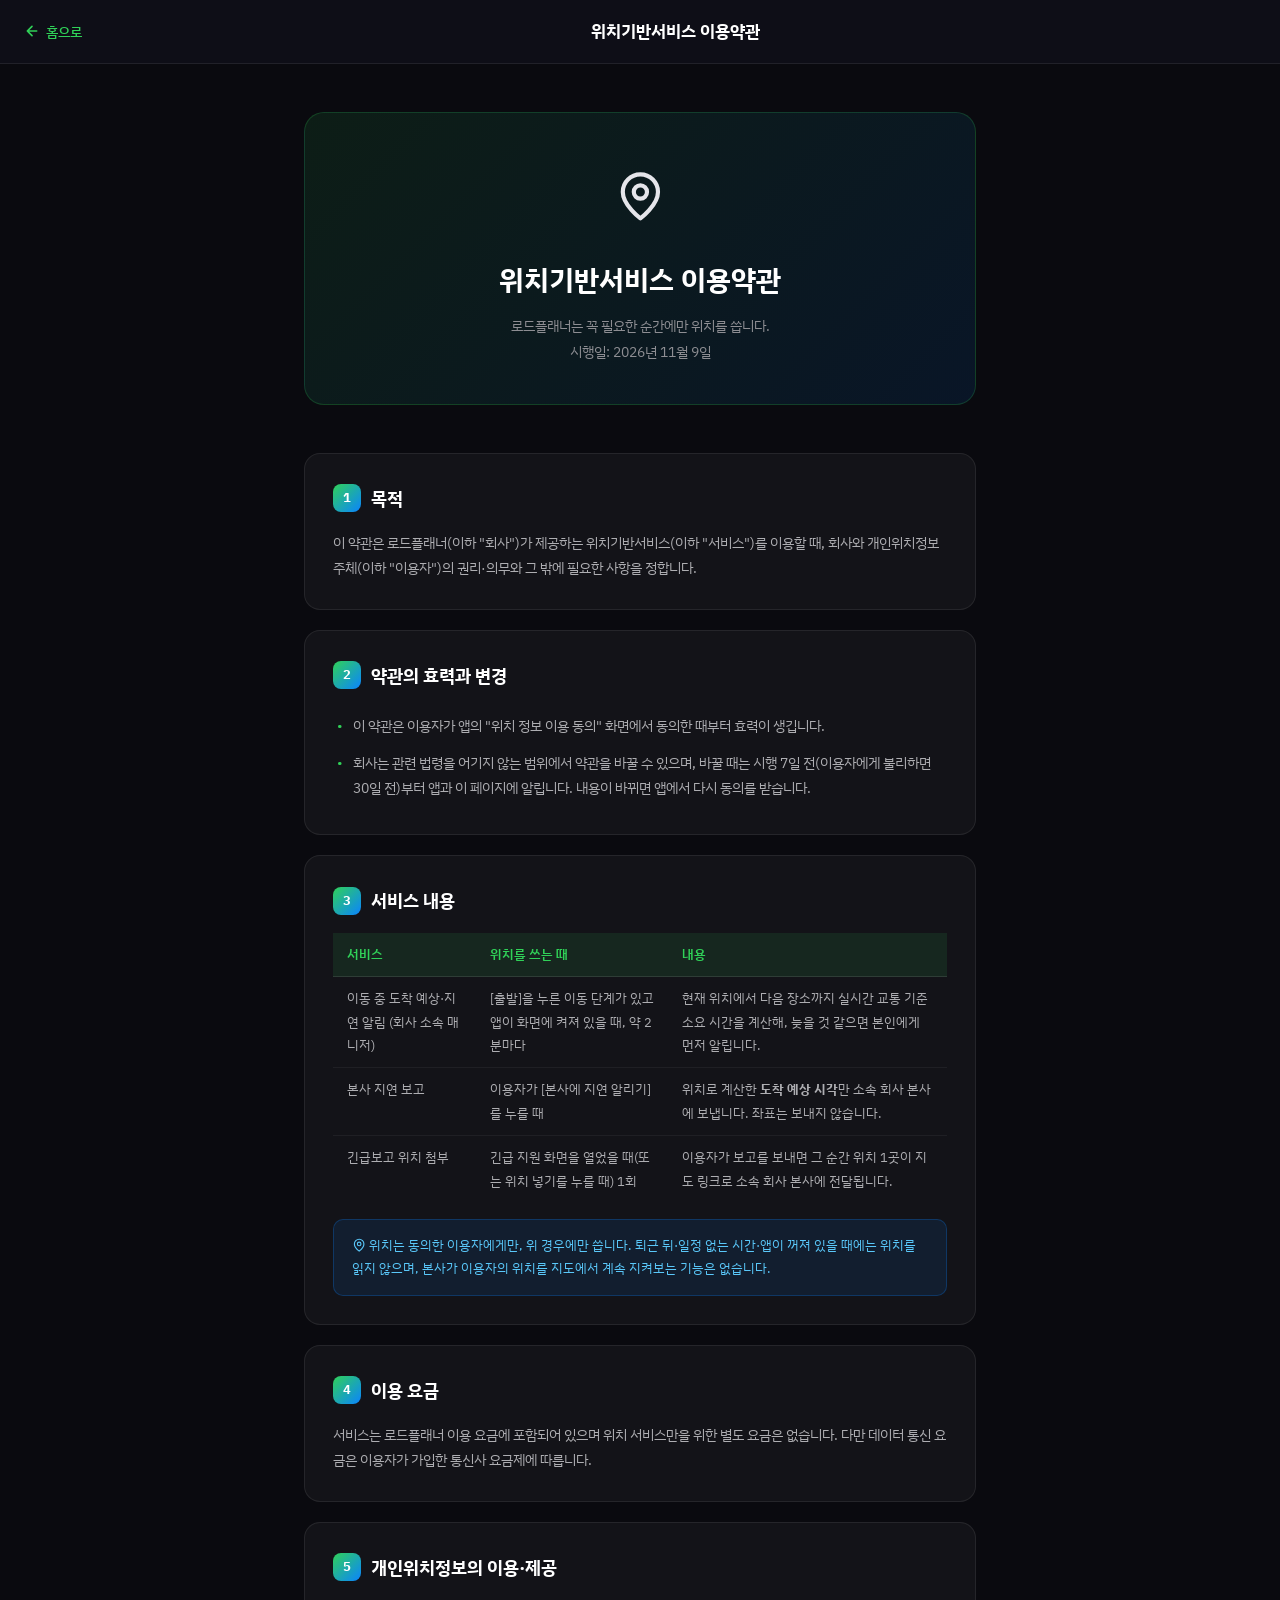
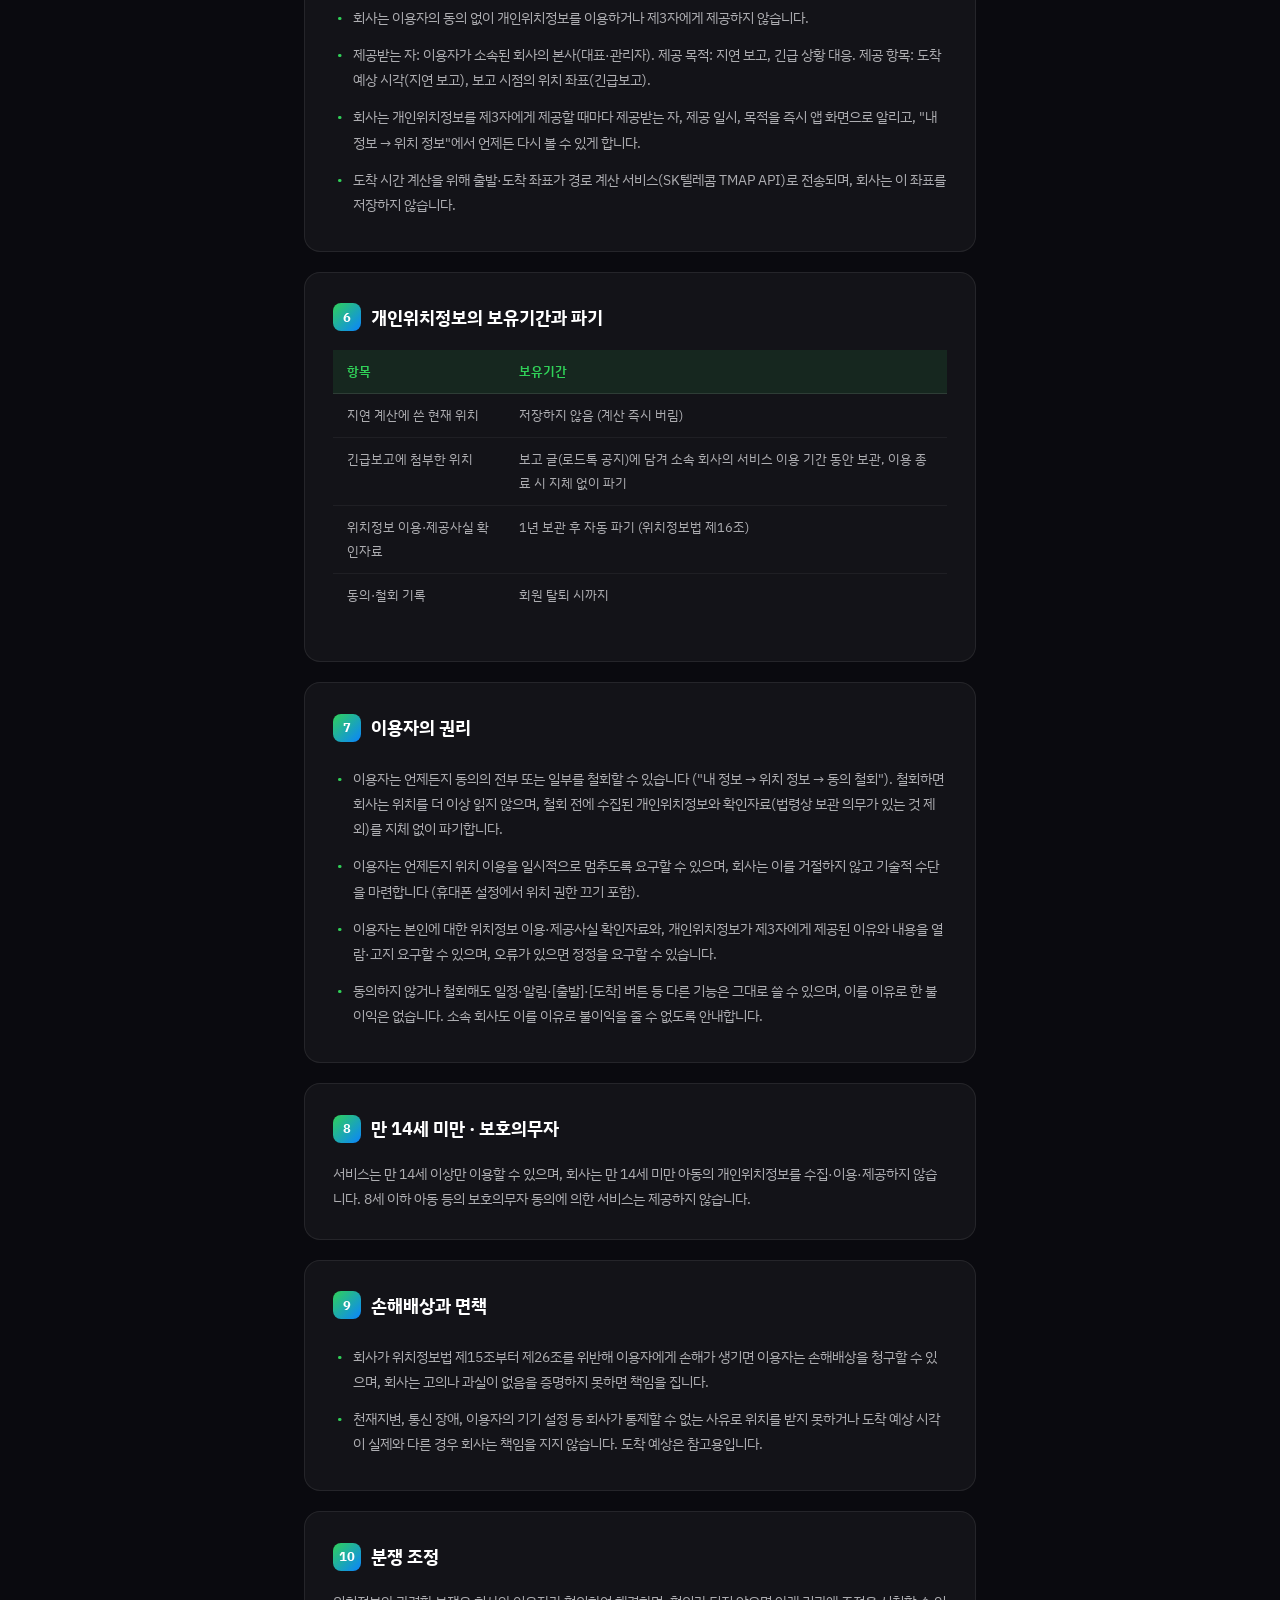
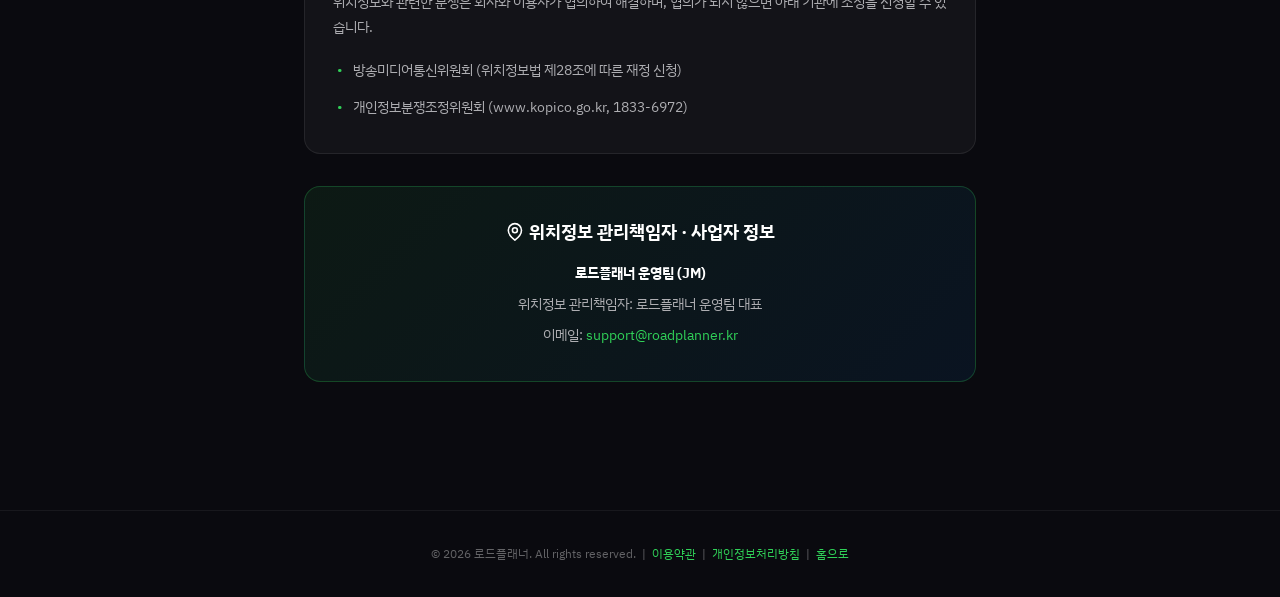
<file: location-terms.html>
<!DOCTYPE html>
<html lang="ko">
<head>
  <meta charset="UTF-8"/>
  <meta name="viewport" content="width=device-width,initial-scale=1.0"/>
  <title>위치기반서비스 이용약관 | 로드플래너</title>
  <meta name="description" content="로드플래너 위치기반서비스 이용약관 — 개인위치정보의 이용·제공·보관과 이용자의 권리에 관한 약관입니다."/>
  <link rel="icon" href="icon.svg"/>
  <link href="https://fonts.googleapis.com/css2?family=IBM+Plex+Sans+KR:wght@400;500;600;700&display=swap" rel="stylesheet">
  <style>
    *, *::before, *::after { box-sizing: border-box; margin: 0; padding: 0; }
    body {
      font-family: 'IBM Plex Sans KR', 'Pretendard', -apple-system, BlinkMacSystemFont, sans-serif;
      background: #0a0a0f;
      color: #e5e5ea;
      line-height: 1.8;
      min-height: 100vh;
    }
    .header {
      background: rgba(15,15,25,0.95);
      backdrop-filter: blur(20px);
      border-bottom: 1px solid rgba(255,255,255,0.08);
      padding: 16px 24px;
      display: flex;
      align-items: center;
      gap: 12px;
      position: sticky;
      top: 0;
      z-index: 100;
    }
    .header a {
      color: #30d158;
      text-decoration: none;
      font-size: 14px;
      display: flex;
      align-items: center;
      gap: 6px;
      font-weight: 500;
    }
    .header a:hover { color: #4ade80; }
    .header-title {
      font-size: 17px;
      font-weight: 700;
      color: #ffffff;
      margin-left: auto;
      margin-right: auto;
    }
    .container {
      max-width: 720px;
      margin: 0 auto;
      padding: 48px 24px 80px;
    }
    .hero {
      text-align: center;
      margin-bottom: 48px;
      padding: 40px 24px;
      background: linear-gradient(135deg, rgba(48,209,88,0.1) 0%, rgba(10,132,255,0.1) 100%);
      border: 1px solid rgba(48,209,88,0.2);
      border-radius: 20px;
    }
    .hero-icon { font-size: 48px; margin-bottom: 16px; display: block; }
    .hero h1 { font-size: 28px; font-weight: 800; color: #ffffff; margin-bottom: 8px; }
    .hero p { font-size: 14px; color: #8e8e93; }
    .section {
      background: rgba(255,255,255,0.04);
      border: 1px solid rgba(255,255,255,0.08);
      border-radius: 16px;
      padding: 28px;
      margin-bottom: 20px;
      transition: border-color 0.2s;
    }
    .section:hover { border-color: rgba(48,209,88,0.3); }
    .section-num {
      display: inline-flex;
      align-items: center;
      justify-content: center;
      width: 28px;
      height: 28px;
      background: linear-gradient(135deg, #30d158, #0a84ff);
      border-radius: 8px;
      font-size: 13px;
      font-weight: 700;
      color: #fff;
      margin-right: 10px;
      flex-shrink: 0;
    }
    .section h2 {
      font-size: 18px;
      font-weight: 700;
      color: #ffffff;
      margin-bottom: 16px;
      display: flex;
      align-items: center;
    }
    .section p { font-size: 14px; color: #aeaeb2; margin-bottom: 12px; }
    .section p:last-child { margin-bottom: 0; }
    table { width: 100%; border-collapse: collapse; margin: 16px 0; font-size: 13px; }
    thead { background: rgba(48,209,88,0.1); }
    th { padding: 10px 14px; text-align: left; color: #30d158; font-weight: 600; border-bottom: 1px solid rgba(255,255,255,0.1); }
    td { padding: 10px 14px; color: #aeaeb2; border-bottom: 1px solid rgba(255,255,255,0.05); vertical-align: top; }
    tr:last-child td { border-bottom: none; }

    /* 휴대폰: 표를 칸칸이 쪼개지 말고 한 줄씩 카드처럼 (표 글자가 '이름, 이/메일'처럼 끊기지 않게) */
    @media (max-width: 620px) {
      table, thead, tbody, tr, th, td { display: block; width: 100%; }
      thead { display: none; }
      tr { border: 1px solid rgba(255,255,255,0.1); border-radius: 10px; padding: 4px 0; margin-bottom: 10px; }
      td { border-bottom: 1px solid rgba(255,255,255,0.06); padding: 9px 14px; word-break: keep-all; }
      tr:last-child { margin-bottom: 0; }
      tr td:last-child { border-bottom: none; }
      td[data-l]::before { content: attr(data-l); display: block; color: #30d158; font-size: 12px; font-weight: 600; margin-bottom: 3px; }
    }

    ul { padding-left: 0; list-style: none; }
    ul li { font-size: 14px; color: #aeaeb2; padding: 6px 0 6px 20px; position: relative; }
    ul li::before { content: '•'; color: #30d158; position: absolute; left: 4px; }
    .highlight {
      background: rgba(10,132,255,0.1);
      border: 1px solid rgba(10,132,255,0.25);
      border-radius: 10px;
      padding: 14px 18px;
      font-size: 13px;
      color: #5ac8fa;
      margin-top: 12px;
    }
    .contact-box {
      background: linear-gradient(135deg, rgba(48,209,88,0.08), rgba(10,132,255,0.08));
      border: 1px solid rgba(48,209,88,0.25);
      border-radius: 16px;
      padding: 28px;
      text-align: center;
      margin-top: 32px;
    }
    .contact-box h3 { font-size: 18px; font-weight: 700; color: #ffffff; margin-bottom: 12px; }
    .contact-box p { font-size: 14px; color: #aeaeb2; margin-bottom: 6px; }
    .contact-box a { color: #30d158; text-decoration: none; }
    .footer { text-align: center; padding: 32px 24px; border-top: 1px solid rgba(255,255,255,0.06); margin-top: 48px; }
    .footer p { font-size: 12px; color: #636366; }
    .footer a { color: #30d158; text-decoration: none; }
  </style>
<script src="js/icons.js?v=357"></script>
</head>
<body>

  <header class="header">
    <a href="index.html">
      <svg width="16" height="16" viewBox="0 0 24 24" fill="none" stroke="currentColor" stroke-width="2.5" stroke-linecap="round" stroke-linejoin="round">
        <path d="M19 12H5M12 5l-7 7 7 7"/>
      </svg>
      홈으로
    </a>
    <span class="header-title">위치기반서비스 이용약관</span>
  </header>

  <div class="container">

    <div class="hero">
      <span class="hero-icon">📍</span>
      <h1>위치기반서비스 이용약관</h1>
      <p>로드플래너는 꼭 필요한 순간에만 위치를 씁니다.<br/>시행일: 2026년 11월 9일</p>
    </div>

    <div class="section">
      <h2><span class="section-num">1</span>목적</h2>
      <p>이 약관은 로드플래너(이하 "회사")가 제공하는 위치기반서비스(이하 "서비스")를 이용할 때, 회사와 개인위치정보주체(이하 "이용자")의 권리·의무와 그 밖에 필요한 사항을 정합니다.</p>
    </div>
    <div class="section">
      <h2><span class="section-num">2</span>약관의 효력과 변경</h2>
      <ul>
        <li>이 약관은 이용자가 앱의 "위치 정보 이용 동의" 화면에서 동의한 때부터 효력이 생깁니다.</li>
        <li>회사는 관련 법령을 어기지 않는 범위에서 약관을 바꿀 수 있으며, 바꿀 때는 시행 7일 전(이용자에게 불리하면 30일 전)부터 앱과 이 페이지에 알립니다. 내용이 바뀌면 앱에서 다시 동의를 받습니다.</li>
      </ul>
    </div>
    <div class="section">
      <h2><span class="section-num">3</span>서비스 내용</h2>
      <table>
        <thead><tr><th>서비스</th><th>위치를 쓰는 때</th><th>내용</th></tr></thead>
        <tbody>
          <tr><td data-l="서비스">이동 중 도착 예상·지연 알림 (회사 소속 매니저)</td><td data-l="위치를 쓰는 때">[출발]을 누른 이동 단계가 있고 앱이 화면에 켜져 있을 때, 약 2분마다</td><td data-l="내용">현재 위치에서 다음 장소까지 실시간 교통 기준 소요 시간을 계산해, 늦을 것 같으면 본인에게 먼저 알립니다.</td></tr>
          <tr><td data-l="서비스">본사 지연 보고</td><td data-l="위치를 쓰는 때">이용자가 [본사에 지연 알리기]를 누를 때</td><td data-l="내용">위치로 계산한 <b>도착 예상 시각</b>만 소속 회사 본사에 보냅니다. 좌표는 보내지 않습니다.</td></tr>
          <tr><td data-l="서비스">긴급보고 위치 첨부</td><td data-l="위치를 쓰는 때">긴급 지원 화면을 열었을 때(또는 위치 넣기를 누를 때) 1회</td><td data-l="내용">이용자가 보고를 보내면 그 순간 위치 1곳이 지도 링크로 소속 회사 본사에 전달됩니다.</td></tr>
        </tbody>
      </table>
      <div class="highlight">📍 위치는 동의한 이용자에게만, 위 경우에만 씁니다. 퇴근 뒤·일정 없는 시간·앱이 꺼져 있을 때에는 위치를 읽지 않으며, 본사가 이용자의 위치를 지도에서 계속 지켜보는 기능은 없습니다.</div>
    </div>
    <div class="section">
      <h2><span class="section-num">4</span>이용 요금</h2>
      <p>서비스는 로드플래너 이용 요금에 포함되어 있으며 위치 서비스만을 위한 별도 요금은 없습니다. 다만 데이터 통신 요금은 이용자가 가입한 통신사 요금제에 따릅니다.</p>
    </div>
    <div class="section">
      <h2><span class="section-num">5</span>개인위치정보의 이용·제공</h2>
      <ul>
        <li>회사는 이용자의 동의 없이 개인위치정보를 이용하거나 제3자에게 제공하지 않습니다.</li>
        <li>제공받는 자: 이용자가 소속된 회사의 본사(대표·관리자). 제공 목적: 지연 보고, 긴급 상황 대응. 제공 항목: 도착 예상 시각(지연 보고), 보고 시점의 위치 좌표(긴급보고).</li>
        <li>회사는 개인위치정보를 제3자에게 제공할 때마다 제공받는 자, 제공 일시, 목적을 즉시 앱 화면으로 알리고, "내 정보 → 위치 정보"에서 언제든 다시 볼 수 있게 합니다.</li>
        <li>도착 시간 계산을 위해 출발·도착 좌표가 경로 계산 서비스(SK텔레콤 TMAP API)로 전송되며, 회사는 이 좌표를 저장하지 않습니다.</li>
      </ul>
    </div>
    <div class="section">
      <h2><span class="section-num">6</span>개인위치정보의 보유기간과 파기</h2>
      <table>
        <thead><tr><th>항목</th><th>보유기간</th></tr></thead>
        <tbody>
          <tr><td data-l="항목">지연 계산에 쓴 현재 위치</td><td data-l="보유기간">저장하지 않음 (계산 즉시 버림)</td></tr>
          <tr><td data-l="항목">긴급보고에 첨부한 위치</td><td data-l="보유기간">보고 글(로드톡 공지)에 담겨 소속 회사의 서비스 이용 기간 동안 보관, 이용 종료 시 지체 없이 파기</td></tr>
          <tr><td data-l="항목">위치정보 이용·제공사실 확인자료</td><td data-l="보유기간">1년 보관 후 자동 파기 (위치정보법 제16조)</td></tr>
          <tr><td data-l="항목">동의·철회 기록</td><td data-l="보유기간">회원 탈퇴 시까지</td></tr>
        </tbody>
      </table>
    </div>
    <div class="section">
      <h2><span class="section-num">7</span>이용자의 권리</h2>
      <ul>
        <li>이용자는 언제든지 동의의 전부 또는 일부를 철회할 수 있습니다 ("내 정보 → 위치 정보 → 동의 철회"). 철회하면 회사는 위치를 더 이상 읽지 않으며, 철회 전에 수집된 개인위치정보와 확인자료(법령상 보관 의무가 있는 것 제외)를 지체 없이 파기합니다.</li>
        <li>이용자는 언제든지 위치 이용을 일시적으로 멈추도록 요구할 수 있으며, 회사는 이를 거절하지 않고 기술적 수단을 마련합니다 (휴대폰 설정에서 위치 권한 끄기 포함).</li>
        <li>이용자는 본인에 대한 위치정보 이용·제공사실 확인자료와, 개인위치정보가 제3자에게 제공된 이유와 내용을 열람·고지 요구할 수 있으며, 오류가 있으면 정정을 요구할 수 있습니다.</li>
        <li>동의하지 않거나 철회해도 일정·알림·[출발]·[도착] 버튼 등 다른 기능은 그대로 쓸 수 있으며, 이를 이유로 한 불이익은 없습니다. 소속 회사도 이를 이유로 불이익을 줄 수 없도록 안내합니다.</li>
      </ul>
    </div>
    <div class="section">
      <h2><span class="section-num">8</span>만 14세 미만 · 보호의무자</h2>
      <p>서비스는 만 14세 이상만 이용할 수 있으며, 회사는 만 14세 미만 아동의 개인위치정보를 수집·이용·제공하지 않습니다. 8세 이하 아동 등의 보호의무자 동의에 의한 서비스는 제공하지 않습니다.</p>
    </div>
    <div class="section">
      <h2><span class="section-num">9</span>손해배상과 면책</h2>
      <ul>
        <li>회사가 위치정보법 제15조부터 제26조를 위반해 이용자에게 손해가 생기면 이용자는 손해배상을 청구할 수 있으며, 회사는 고의나 과실이 없음을 증명하지 못하면 책임을 집니다.</li>
        <li>천재지변, 통신 장애, 이용자의 기기 설정 등 회사가 통제할 수 없는 사유로 위치를 받지 못하거나 도착 예상 시각이 실제와 다른 경우 회사는 책임을 지지 않습니다. 도착 예상은 참고용입니다.</li>
      </ul>
    </div>
    <div class="section">
      <h2><span class="section-num">10</span>분쟁 조정</h2>
      <p>위치정보와 관련한 분쟁은 회사와 이용자가 협의하여 해결하며, 협의가 되지 않으면 아래 기관에 조정을 신청할 수 있습니다.</p>
      <ul>
        <li>방송미디어통신위원회 (위치정보법 제28조에 따른 재정 신청)</li>
        <li>개인정보분쟁조정위원회 (www.kopico.go.kr, 1833-6972)</li>
      </ul>
    </div>

    <div class="contact-box">
      <h3>📍 위치정보 관리책임자 · 사업자 정보</h3>
      <p><strong style="color:#fff;">로드플래너 운영팀 (JM)</strong></p>
      <p>위치정보 관리책임자: 로드플래너 운영팀 대표</p>
      <p>이메일: <a href="mailto:support@roadplanner.kr">support@roadplanner.kr</a></p>
    </div>

  </div>

  <footer class="footer">
    <p>© 2026 로드플래너. All rights reserved. &nbsp;|&nbsp; <a href="terms.html">이용약관</a> &nbsp;|&nbsp; <a href="privacy.html">개인정보처리방침</a> &nbsp;|&nbsp; <a href="index.html">홈으로</a></p>
  </footer>

</body>
</html>
</file>
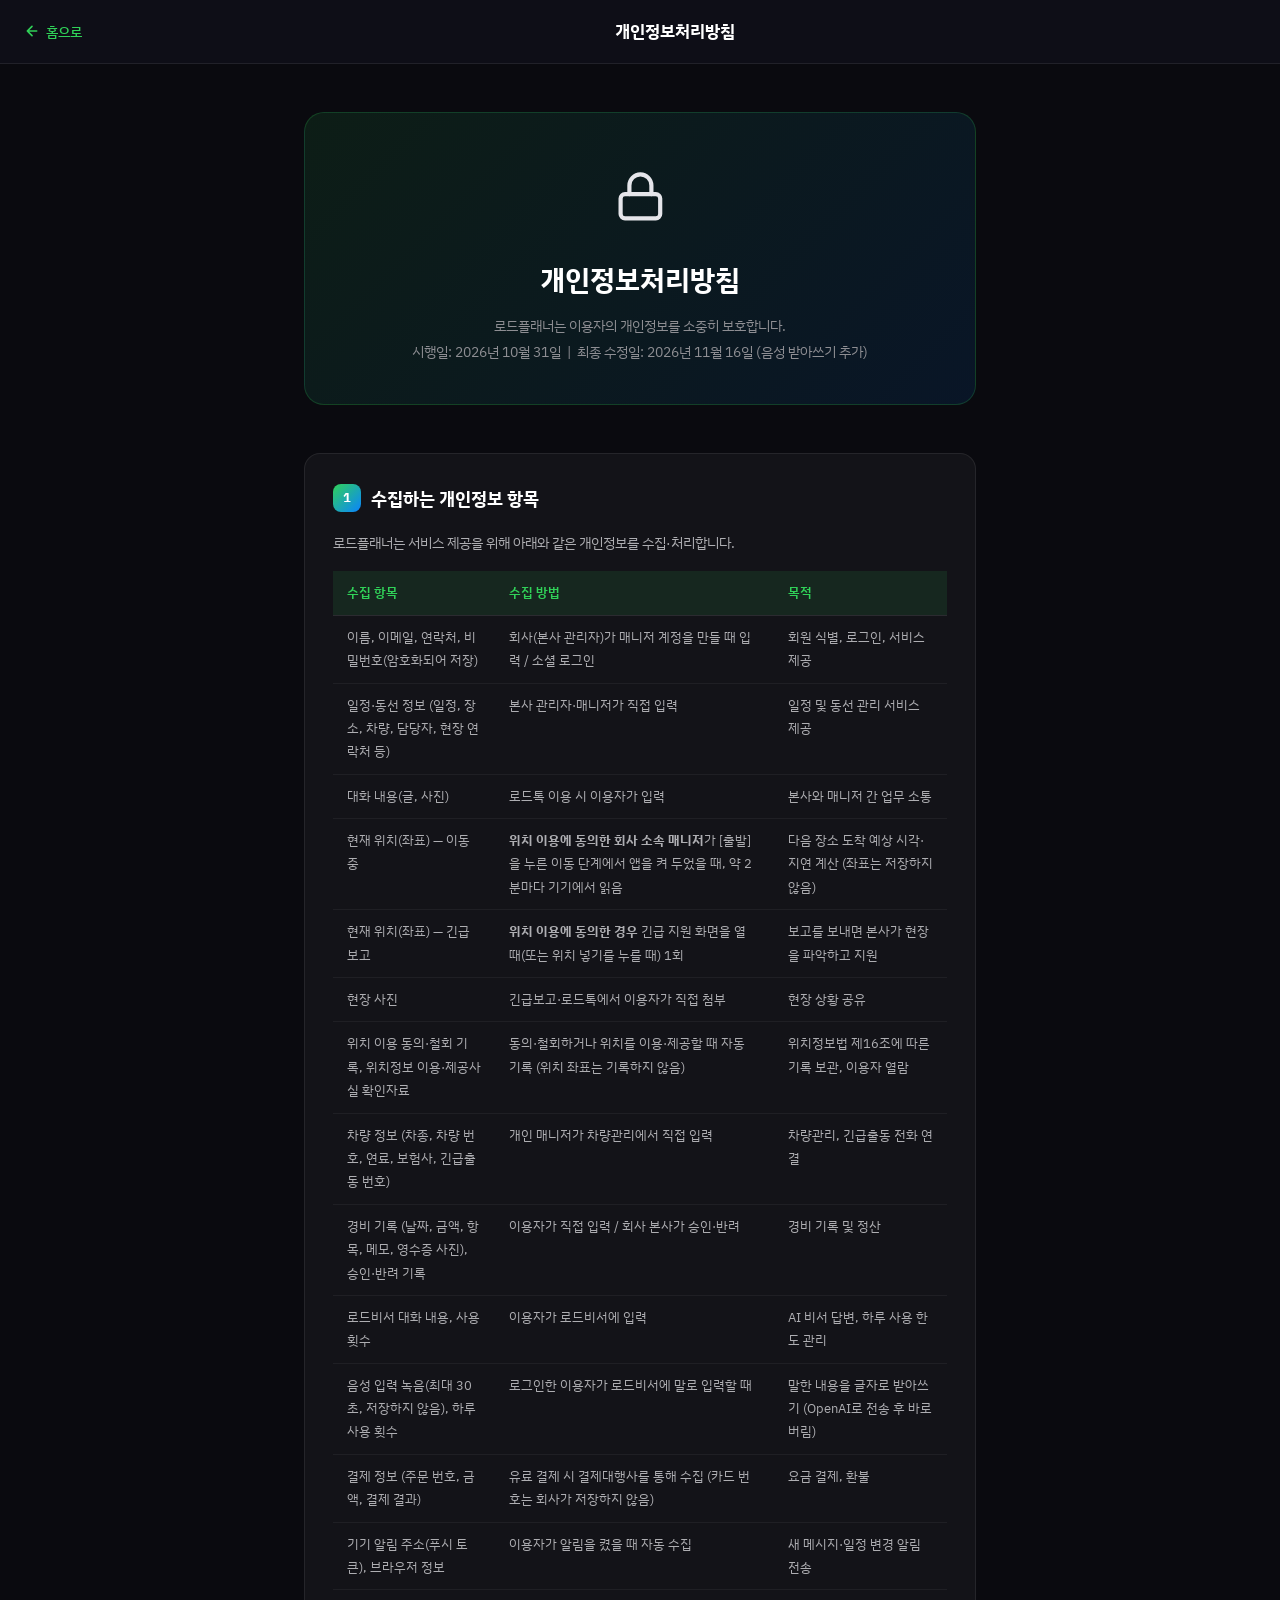
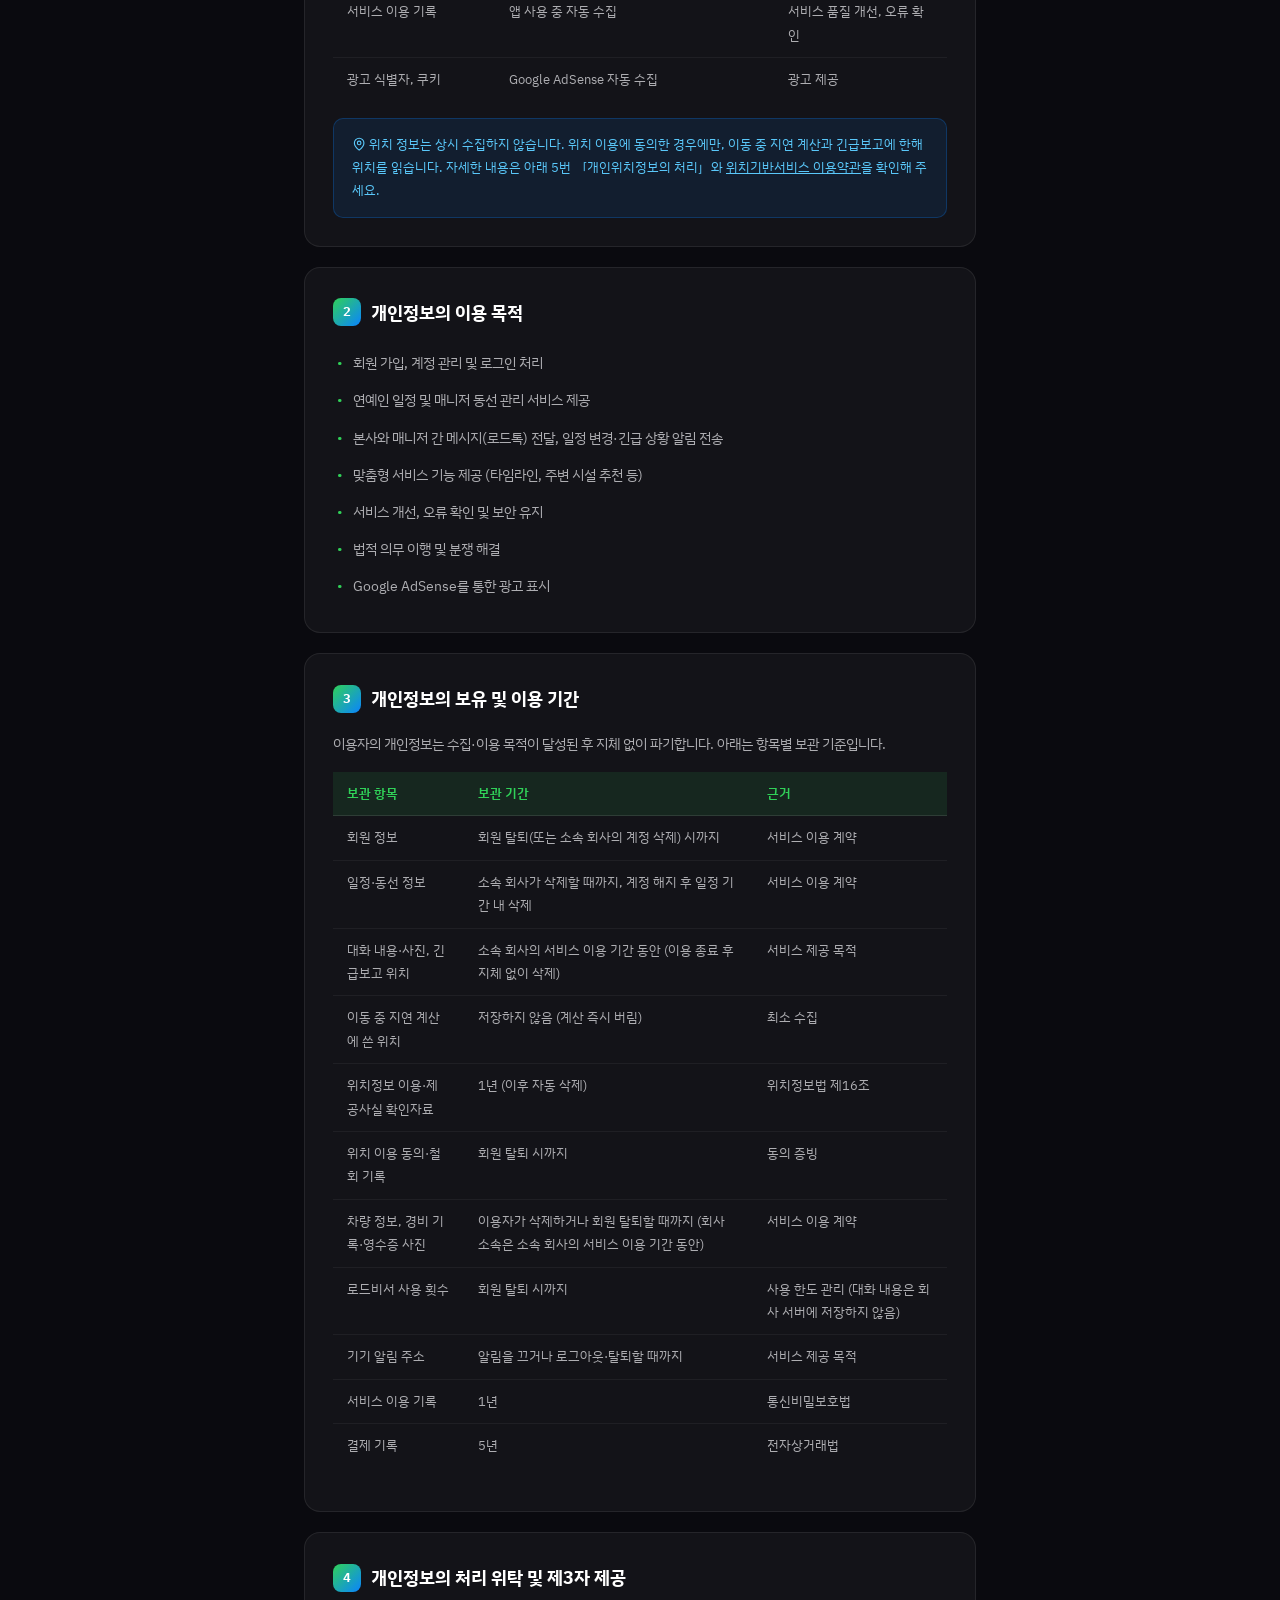
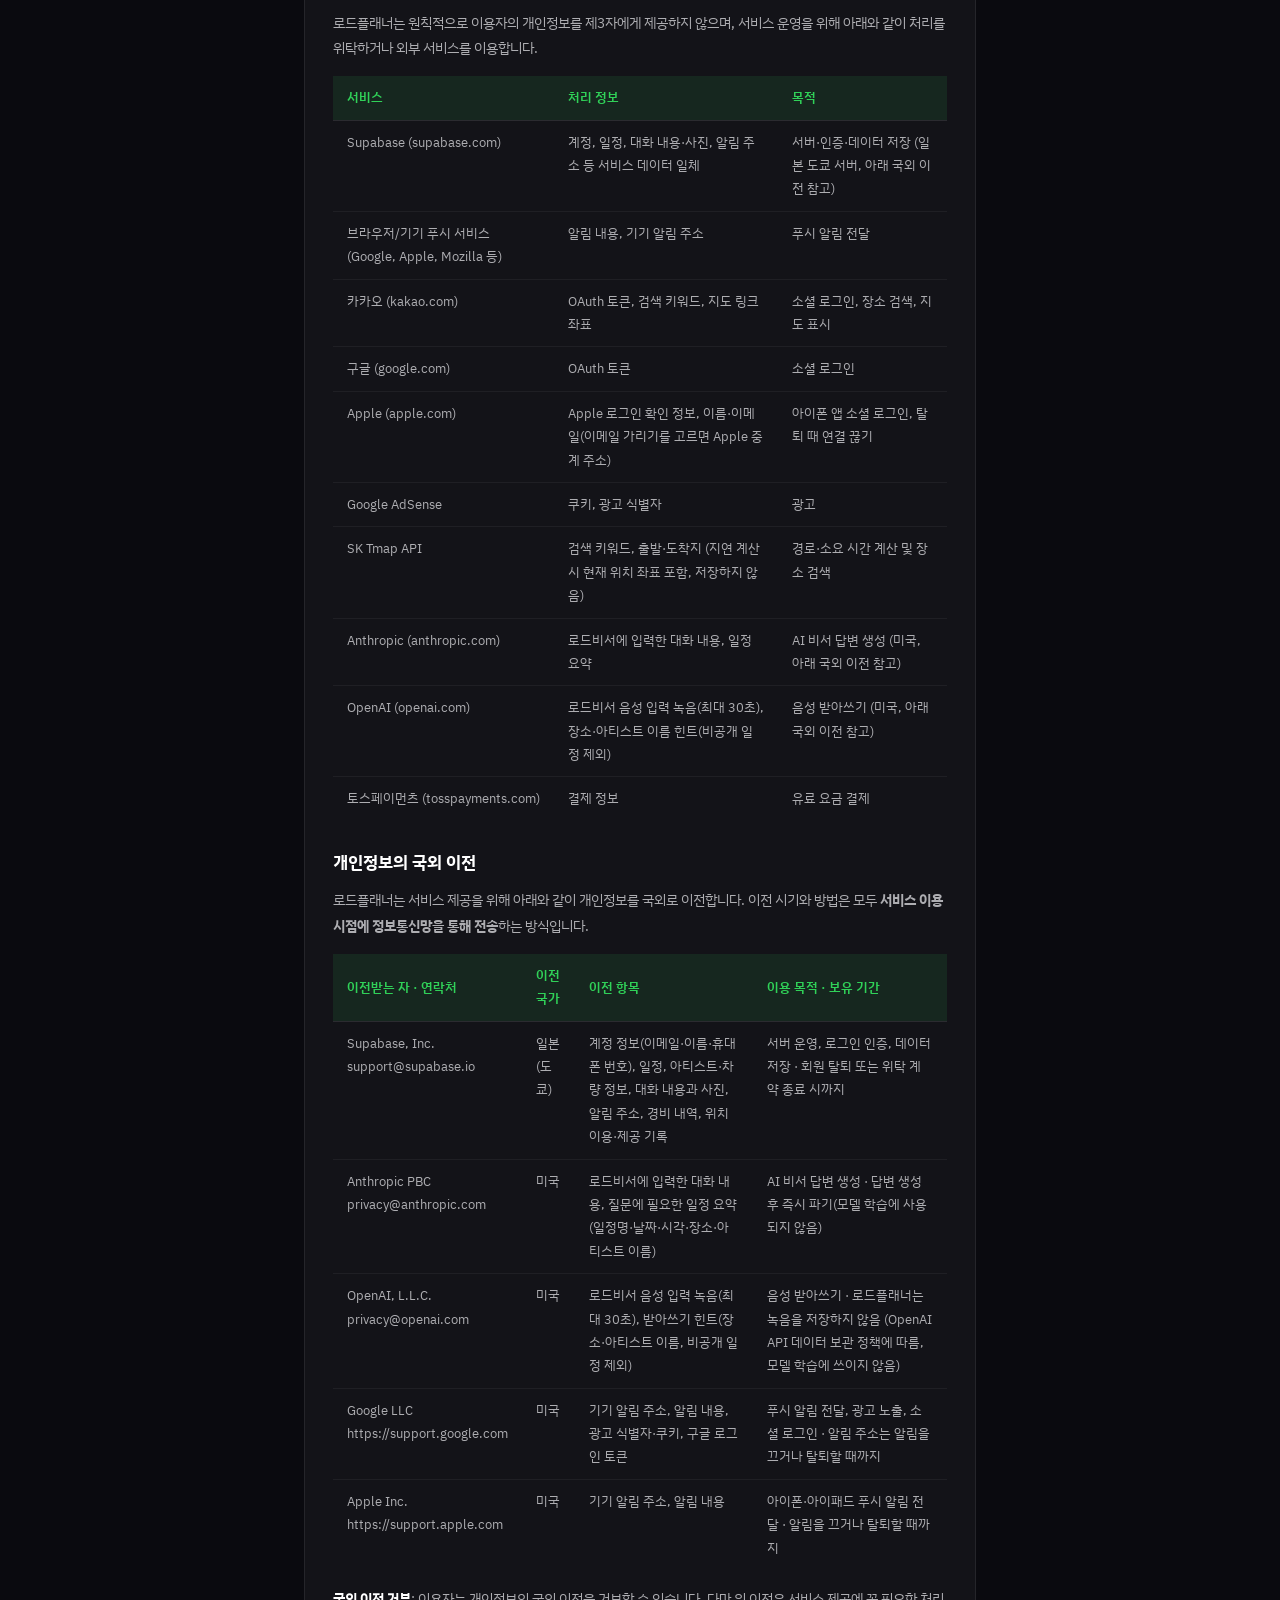
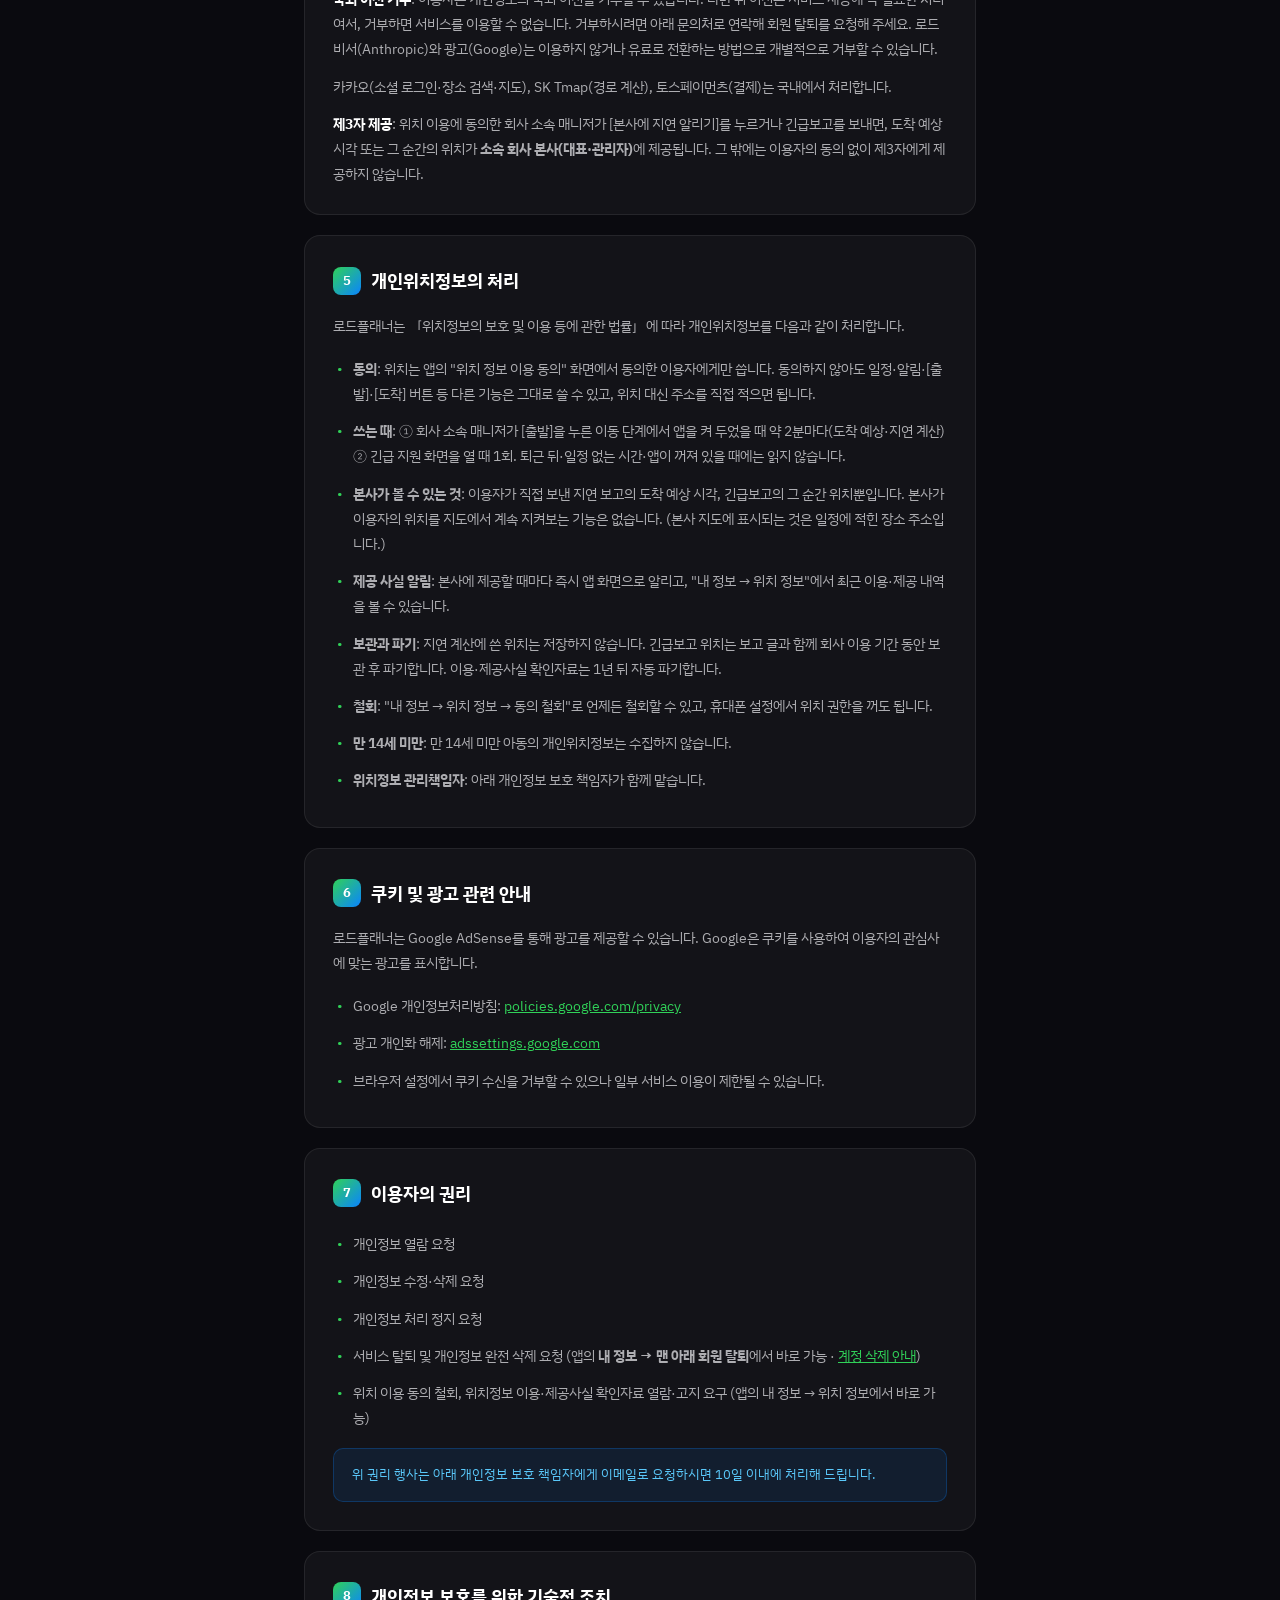
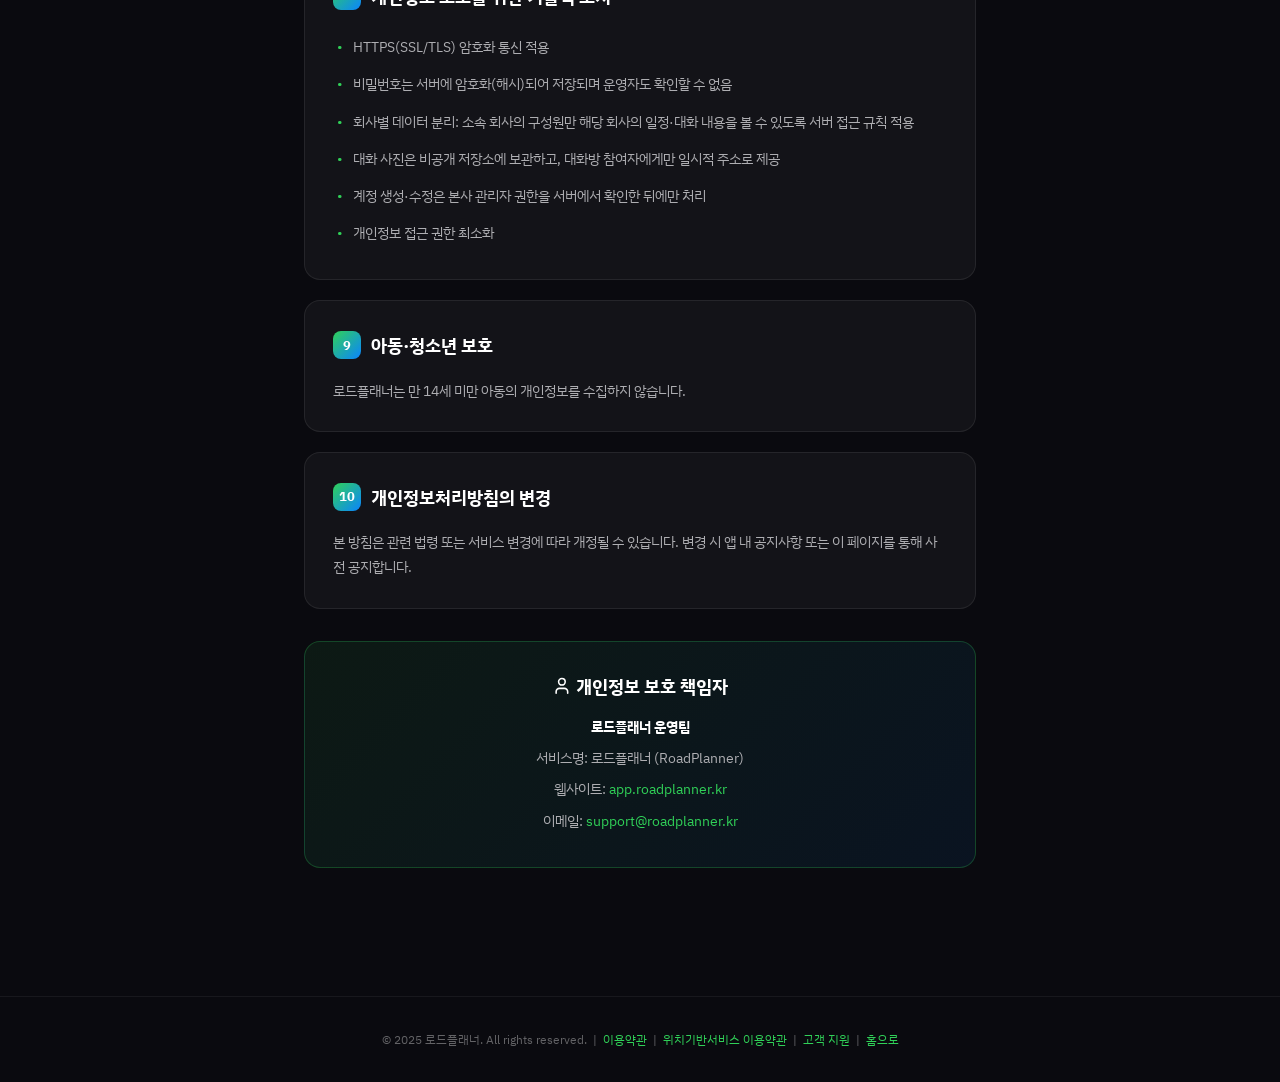
<file: privacy.html>
<!DOCTYPE html>
<html lang="ko">
<head>
  <meta charset="UTF-8"/>
  <meta name="viewport" content="width=device-width,initial-scale=1.0"/>
  <title>개인정보처리방침 | 로드플래너</title>
  <meta name="description" content="로드플래너 개인정보처리방침 — 스마트 연예인 일정 및 동선 관리 플래너의 개인정보 수집 및 이용에 관한 방침입니다."/>
  <link rel="icon" href="icon.svg"/>
  <link href="https://fonts.googleapis.com/css2?family=IBM+Plex+Sans+KR:wght@400;500;600;700&display=swap" rel="stylesheet">
  <style>
    *, *::before, *::after { box-sizing: border-box; margin: 0; padding: 0; }
    body {
      font-family: 'IBM Plex Sans KR', 'Pretendard', -apple-system, BlinkMacSystemFont, sans-serif;
      background: #0a0a0f;
      color: #e5e5ea;
      line-height: 1.8;
      min-height: 100vh;
    }
    .header {
      background: rgba(15,15,25,0.95);
      backdrop-filter: blur(20px);
      border-bottom: 1px solid rgba(255,255,255,0.08);
      padding: 16px 24px;
      display: flex;
      align-items: center;
      gap: 12px;
      position: sticky;
      top: 0;
      z-index: 100;
    }
    .header a {
      color: #30d158;
      text-decoration: none;
      font-size: 14px;
      display: flex;
      align-items: center;
      gap: 6px;
      font-weight: 500;
    }
    .header a:hover { color: #4ade80; }
    .header-title {
      font-size: 17px;
      font-weight: 700;
      color: #ffffff;
      margin-left: auto;
      margin-right: auto;
    }
    .container {
      max-width: 720px;
      margin: 0 auto;
      padding: 48px 24px 80px;
    }
    .hero {
      text-align: center;
      margin-bottom: 48px;
      padding: 40px 24px;
      background: linear-gradient(135deg, rgba(48,209,88,0.1) 0%, rgba(10,132,255,0.1) 100%);
      border: 1px solid rgba(48,209,88,0.2);
      border-radius: 20px;
    }
    .hero-icon { font-size: 48px; margin-bottom: 16px; display: block; }
    .hero h1 { font-size: 28px; font-weight: 800; color: #ffffff; margin-bottom: 8px; }
    .hero p { font-size: 14px; color: #8e8e93; }
    .section {
      background: rgba(255,255,255,0.04);
      border: 1px solid rgba(255,255,255,0.08);
      border-radius: 16px;
      padding: 28px;
      margin-bottom: 20px;
      transition: border-color 0.2s;
    }
    .section:hover { border-color: rgba(48,209,88,0.3); }
    .section-num {
      display: inline-flex;
      align-items: center;
      justify-content: center;
      width: 28px;
      height: 28px;
      background: linear-gradient(135deg, #30d158, #0a84ff);
      border-radius: 8px;
      font-size: 13px;
      font-weight: 700;
      color: #fff;
      margin-right: 10px;
      flex-shrink: 0;
    }
    .section h2 {
      font-size: 18px;
      font-weight: 700;
      color: #ffffff;
      margin-bottom: 16px;
      display: flex;
      align-items: center;
    }
    .section p { font-size: 14px; color: #aeaeb2; margin-bottom: 12px; }
    .section p:last-child { margin-bottom: 0; }
    table { width: 100%; border-collapse: collapse; margin: 16px 0; font-size: 13px; }
    thead { background: rgba(48,209,88,0.1); }
    th { padding: 10px 14px; text-align: left; color: #30d158; font-weight: 600; border-bottom: 1px solid rgba(255,255,255,0.1); }
    td { padding: 10px 14px; color: #aeaeb2; border-bottom: 1px solid rgba(255,255,255,0.05); vertical-align: top; }
    tr:last-child td { border-bottom: none; }

    /* 휴대폰: 표를 칸칸이 쪼개지 말고 한 줄씩 카드처럼 (표 글자가 '이름, 이/메일'처럼 끊기지 않게) */
    @media (max-width: 620px) {
      table, thead, tbody, tr, th, td { display: block; width: 100%; }
      thead { display: none; }
      tr { border: 1px solid rgba(255,255,255,0.1); border-radius: 10px; padding: 4px 0; margin-bottom: 10px; }
      td { border-bottom: 1px solid rgba(255,255,255,0.06); padding: 9px 14px; word-break: keep-all; }
      tr:last-child { margin-bottom: 0; }
      tr td:last-child { border-bottom: none; }
      td[data-l]::before { content: attr(data-l); display: block; color: #30d158; font-size: 12px; font-weight: 600; margin-bottom: 3px; }
    }

    ul { padding-left: 0; list-style: none; }
    ul li { font-size: 14px; color: #aeaeb2; padding: 6px 0 6px 20px; position: relative; }
    ul li::before { content: '•'; color: #30d158; position: absolute; left: 4px; }
    .highlight {
      background: rgba(10,132,255,0.1);
      border: 1px solid rgba(10,132,255,0.25);
      border-radius: 10px;
      padding: 14px 18px;
      font-size: 13px;
      color: #5ac8fa;
      margin-top: 12px;
    }
    .contact-box {
      background: linear-gradient(135deg, rgba(48,209,88,0.08), rgba(10,132,255,0.08));
      border: 1px solid rgba(48,209,88,0.25);
      border-radius: 16px;
      padding: 28px;
      text-align: center;
      margin-top: 32px;
    }
    .contact-box h3 { font-size: 18px; font-weight: 700; color: #ffffff; margin-bottom: 12px; }
    .contact-box p { font-size: 14px; color: #aeaeb2; margin-bottom: 6px; }
    .contact-box a { color: #30d158; text-decoration: none; }
    .footer { text-align: center; padding: 32px 24px; border-top: 1px solid rgba(255,255,255,0.06); margin-top: 48px; }
    .footer p { font-size: 12px; color: #636366; }
    .footer a { color: #30d158; text-decoration: none; }
  </style>
<script src="js/icons.js?v=357"></script>
</head>
<body>

  <header class="header">
    <a href="index.html">
      <svg width="16" height="16" viewBox="0 0 24 24" fill="none" stroke="currentColor" stroke-width="2.5" stroke-linecap="round" stroke-linejoin="round">
        <path d="M19 12H5M12 5l-7 7 7 7"/>
      </svg>
      홈으로
    </a>
    <span class="header-title">개인정보처리방침</span>
  </header>

  <div class="container">

    <div class="hero">
      <span class="hero-icon">🔒</span>
      <h1>개인정보처리방침</h1>
      <p>로드플래너는 이용자의 개인정보를 소중히 보호합니다.<br/>시행일: 2026년 10월 31일 &nbsp;|&nbsp; 최종 수정일: 2026년 11월 16일 (음성 받아쓰기 추가)</p>
    </div>

    <div class="section">
      <h2><span class="section-num">1</span>수집하는 개인정보 항목</h2>
      <p>로드플래너는 서비스 제공을 위해 아래와 같은 개인정보를 수집·처리합니다.</p>
      <table>
        <thead><tr><th>수집 항목</th><th>수집 방법</th><th>목적</th></tr></thead>
        <tbody>
          <tr><td data-l="수집 항목">이름, 이메일, 연락처, 비밀번호(암호화되어 저장)</td><td data-l="수집 방법">회사(본사 관리자)가 매니저 계정을 만들 때 입력 / 소셜 로그인</td><td data-l="목적">회원 식별, 로그인, 서비스 제공</td></tr>
          <tr><td data-l="수집 항목">일정·동선 정보 (일정, 장소, 차량, 담당자, 현장 연락처 등)</td><td data-l="수집 방법">본사 관리자·매니저가 직접 입력</td><td data-l="목적">일정 및 동선 관리 서비스 제공</td></tr>
          <tr><td data-l="수집 항목">대화 내용(글, 사진)</td><td data-l="수집 방법">로드톡 이용 시 이용자가 입력</td><td data-l="목적">본사와 매니저 간 업무 소통</td></tr>
          <tr><td data-l="수집 항목">현재 위치(좌표) — 이동 중</td><td data-l="수집 방법"><b>위치 이용에 동의한 회사 소속 매니저</b>가 [출발]을 누른 이동 단계에서 앱을 켜 두었을 때, 약 2분마다 기기에서 읽음</td><td data-l="목적">다음 장소 도착 예상 시각·지연 계산 (좌표는 저장하지 않음)</td></tr>
          <tr><td data-l="수집 항목">현재 위치(좌표) — 긴급보고</td><td data-l="수집 방법"><b>위치 이용에 동의한 경우</b> 긴급 지원 화면을 열 때(또는 위치 넣기를 누를 때) 1회</td><td data-l="목적">보고를 보내면 본사가 현장을 파악하고 지원</td></tr>
          <tr><td data-l="수집 항목">현장 사진</td><td data-l="수집 방법">긴급보고·로드톡에서 이용자가 직접 첨부</td><td data-l="목적">현장 상황 공유</td></tr>
          <tr><td data-l="수집 항목">위치 이용 동의·철회 기록, 위치정보 이용·제공사실 확인자료</td><td data-l="수집 방법">동의·철회하거나 위치를 이용·제공할 때 자동 기록 (위치 좌표는 기록하지 않음)</td><td data-l="목적">위치정보법 제16조에 따른 기록 보관, 이용자 열람</td></tr>
          <tr><td data-l="수집 항목">차량 정보 (차종, 차량 번호, 연료, 보험사, 긴급출동 번호)</td><td data-l="수집 방법">개인 매니저가 차량관리에서 직접 입력</td><td data-l="목적">차량관리, 긴급출동 전화 연결</td></tr>
          <tr><td data-l="수집 항목">경비 기록 (날짜, 금액, 항목, 메모, 영수증 사진), 승인·반려 기록</td><td data-l="수집 방법">이용자가 직접 입력 / 회사 본사가 승인·반려</td><td data-l="목적">경비 기록 및 정산</td></tr>
          <tr><td data-l="수집 항목">로드비서 대화 내용, 사용 횟수</td><td data-l="수집 방법">이용자가 로드비서에 입력</td><td data-l="목적">AI 비서 답변, 하루 사용 한도 관리</td></tr>
          <tr><td data-l="수집 항목">음성 입력 녹음(최대 30초, 저장하지 않음), 하루 사용 횟수</td><td data-l="수집 방법">로그인한 이용자가 로드비서에 말로 입력할 때</td><td data-l="목적">말한 내용을 글자로 받아쓰기 (OpenAI로 전송 후 바로 버림)</td></tr>
          <tr><td data-l="수집 항목">결제 정보 (주문 번호, 금액, 결제 결과)</td><td data-l="수집 방법">유료 결제 시 결제대행사를 통해 수집 (카드 번호는 회사가 저장하지 않음)</td><td data-l="목적">요금 결제, 환불</td></tr>
          <tr><td data-l="수집 항목">기기 알림 주소(푸시 토큰), 브라우저 정보</td><td data-l="수집 방법">이용자가 알림을 켰을 때 자동 수집</td><td data-l="목적">새 메시지·일정 변경 알림 전송</td></tr>
          <tr><td data-l="수집 항목">서비스 이용 기록</td><td data-l="수집 방법">앱 사용 중 자동 수집</td><td data-l="목적">서비스 품질 개선, 오류 확인</td></tr>
          <tr><td data-l="수집 항목">광고 식별자, 쿠키</td><td data-l="수집 방법">Google AdSense 자동 수집</td><td data-l="목적">광고 제공</td></tr>
        </tbody>
      </table>
      <div class="highlight">📍 위치 정보는 상시 수집하지 않습니다. 위치 이용에 동의한 경우에만, 이동 중 지연 계산과 긴급보고에 한해 위치를 읽습니다. 자세한 내용은 아래 5번 「개인위치정보의 처리」와 <a href="location-terms.html" style="color:#5ac8fa;">위치기반서비스 이용약관</a>을 확인해 주세요.</div>
    </div>

    <div class="section">
      <h2><span class="section-num">2</span>개인정보의 이용 목적</h2>
      <ul>
        <li>회원 가입, 계정 관리 및 로그인 처리</li>
        <li>연예인 일정 및 매니저 동선 관리 서비스 제공</li>
        <li>본사와 매니저 간 메시지(로드톡) 전달, 일정 변경·긴급 상황 알림 전송</li>
        <li>맞춤형 서비스 기능 제공 (타임라인, 주변 시설 추천 등)</li>
        <li>서비스 개선, 오류 확인 및 보안 유지</li>
        <li>법적 의무 이행 및 분쟁 해결</li>
        <li>Google AdSense를 통한 광고 표시</li>
      </ul>
    </div>

    <div class="section">
      <h2><span class="section-num">3</span>개인정보의 보유 및 이용 기간</h2>
      <p>이용자의 개인정보는 수집·이용 목적이 달성된 후 지체 없이 파기합니다. 아래는 항목별 보관 기준입니다.</p>
      <table>
        <thead><tr><th>보관 항목</th><th>보관 기간</th><th>근거</th></tr></thead>
        <tbody>
          <tr><td data-l="보관 항목">회원 정보</td><td data-l="보관 기간">회원 탈퇴(또는 소속 회사의 계정 삭제) 시까지</td><td data-l="근거">서비스 이용 계약</td></tr>
          <tr><td data-l="보관 항목">일정·동선 정보</td><td data-l="보관 기간">소속 회사가 삭제할 때까지, 계정 해지 후 일정 기간 내 삭제</td><td data-l="근거">서비스 이용 계약</td></tr>
          <tr><td data-l="보관 항목">대화 내용·사진, 긴급보고 위치</td><td data-l="보관 기간">소속 회사의 서비스 이용 기간 동안 (이용 종료 후 지체 없이 삭제)</td><td data-l="근거">서비스 제공 목적</td></tr>
          <tr><td data-l="보관 항목">이동 중 지연 계산에 쓴 위치</td><td data-l="보관 기간">저장하지 않음 (계산 즉시 버림)</td><td data-l="근거">최소 수집</td></tr>
          <tr><td data-l="보관 항목">위치정보 이용·제공사실 확인자료</td><td data-l="보관 기간">1년 (이후 자동 삭제)</td><td data-l="근거">위치정보법 제16조</td></tr>
          <tr><td data-l="보관 항목">위치 이용 동의·철회 기록</td><td data-l="보관 기간">회원 탈퇴 시까지</td><td data-l="근거">동의 증빙</td></tr>
          <tr><td data-l="보관 항목">차량 정보, 경비 기록·영수증 사진</td><td data-l="보관 기간">이용자가 삭제하거나 회원 탈퇴할 때까지 (회사 소속은 소속 회사의 서비스 이용 기간 동안)</td><td data-l="근거">서비스 이용 계약</td></tr>
          <tr><td data-l="보관 항목">로드비서 사용 횟수</td><td data-l="보관 기간">회원 탈퇴 시까지</td><td data-l="근거">사용 한도 관리 (대화 내용은 회사 서버에 저장하지 않음)</td></tr>
          <tr><td data-l="보관 항목">기기 알림 주소</td><td data-l="보관 기간">알림을 끄거나 로그아웃·탈퇴할 때까지</td><td data-l="근거">서비스 제공 목적</td></tr>
          <tr><td data-l="보관 항목">서비스 이용 기록</td><td data-l="보관 기간">1년</td><td data-l="근거">통신비밀보호법</td></tr>
          <tr><td data-l="보관 항목">결제 기록</td><td data-l="보관 기간">5년</td><td data-l="근거">전자상거래법</td></tr>
        </tbody>
      </table>
    </div>

    <div class="section">
      <h2><span class="section-num">4</span>개인정보의 처리 위탁 및 제3자 제공</h2>
      <p>로드플래너는 원칙적으로 이용자의 개인정보를 제3자에게 제공하지 않으며, 서비스 운영을 위해 아래와 같이 처리를 위탁하거나 외부 서비스를 이용합니다.</p>
      <table>
        <thead><tr><th>서비스</th><th>처리 정보</th><th>목적</th></tr></thead>
        <tbody>
          <tr><td data-l="서비스">Supabase (supabase.com)</td><td data-l="처리 정보">계정, 일정, 대화 내용·사진, 알림 주소 등 서비스 데이터 일체</td><td data-l="목적">서버·인증·데이터 저장 (일본 도쿄 서버, 아래 국외 이전 참고)</td></tr>
          <tr><td data-l="서비스">브라우저/기기 푸시 서비스 (Google, Apple, Mozilla 등)</td><td data-l="처리 정보">알림 내용, 기기 알림 주소</td><td data-l="목적">푸시 알림 전달</td></tr>
          <tr><td data-l="서비스">카카오 (kakao.com)</td><td data-l="처리 정보">OAuth 토큰, 검색 키워드, 지도 링크 좌표</td><td data-l="목적">소셜 로그인, 장소 검색, 지도 표시</td></tr>
          <tr><td data-l="서비스">구글 (google.com)</td><td data-l="처리 정보">OAuth 토큰</td><td data-l="목적">소셜 로그인</td></tr>
          <tr><td data-l="서비스">Apple (apple.com)</td><td data-l="처리 정보">Apple 로그인 확인 정보, 이름·이메일(이메일 가리기를 고르면 Apple 중계 주소)</td><td data-l="목적">아이폰 앱 소셜 로그인, 탈퇴 때 연결 끊기</td></tr>
          <tr><td data-l="서비스">Google AdSense</td><td data-l="처리 정보">쿠키, 광고 식별자</td><td data-l="목적">광고</td></tr>
          <tr><td data-l="서비스">SK Tmap API</td><td data-l="처리 정보">검색 키워드, 출발·도착지 (지연 계산 시 현재 위치 좌표 포함, 저장하지 않음)</td><td data-l="목적">경로·소요 시간 계산 및 장소 검색</td></tr>
          <tr><td data-l="서비스">Anthropic (anthropic.com)</td><td data-l="처리 정보">로드비서에 입력한 대화 내용, 일정 요약</td><td data-l="목적">AI 비서 답변 생성 (미국, 아래 국외 이전 참고)</td></tr>
          <tr><td data-l="서비스">OpenAI (openai.com)</td><td data-l="처리 정보">로드비서 음성 입력 녹음(최대 30초), 장소·아티스트 이름 힌트(비공개 일정 제외)</td><td data-l="목적">음성 받아쓰기 (미국, 아래 국외 이전 참고)</td></tr>
          <tr><td data-l="서비스">토스페이먼츠 (tosspayments.com)</td><td data-l="처리 정보">결제 정보</td><td data-l="목적">유료 요금 결제</td></tr>
        </tbody>
      </table>
      <h3 style="font-size:17px;font-weight:700;color:#fff;margin:26px 0 10px;">개인정보의 국외 이전</h3>
      <p>로드플래너는 서비스 제공을 위해 아래와 같이 개인정보를 국외로 이전합니다. 이전 시기와 방법은 모두 <b>서비스 이용 시점에 정보통신망을 통해 전송</b>하는 방식입니다.</p>
      <table>
        <thead><tr><th>이전받는 자 · 연락처</th><th>이전 국가</th><th>이전 항목</th><th>이용 목적 · 보유 기간</th></tr></thead>
        <tbody>
          <tr>
            <td data-l="이전받는 자 · 연락처">Supabase, Inc.<br><span style="color:#aeaeb2;">support@supabase.io</span></td>
            <td data-l="이전 국가">일본 (도쿄)</td>
            <td data-l="이전 항목">계정 정보(이메일·이름·휴대폰 번호), 일정, 아티스트·차량 정보, 대화 내용과 사진, 알림 주소, 경비 내역, 위치 이용·제공 기록</td>
            <td data-l="이용 목적 · 보유 기간">서버 운영, 로그인 인증, 데이터 저장 · 회원 탈퇴 또는 위탁 계약 종료 시까지</td>
          </tr>
          <tr>
            <td data-l="이전받는 자 · 연락처">Anthropic PBC<br><span style="color:#aeaeb2;">privacy@anthropic.com</span></td>
            <td data-l="이전 국가">미국</td>
            <td data-l="이전 항목">로드비서에 입력한 대화 내용, 질문에 필요한 일정 요약(일정명·날짜·시각·장소·아티스트 이름)</td>
            <td data-l="이용 목적 · 보유 기간">AI 비서 답변 생성 · 답변 생성 후 즉시 파기(모델 학습에 사용되지 않음)</td>
          </tr>
          <tr>
            <td data-l="이전받는 자 · 연락처">OpenAI, L.L.C.<br><span style="color:#aeaeb2;">privacy@openai.com</span></td>
            <td data-l="이전 국가">미국</td>
            <td data-l="이전 항목">로드비서 음성 입력 녹음(최대 30초), 받아쓰기 힌트(장소·아티스트 이름, 비공개 일정 제외)</td>
            <td data-l="이용 목적 · 보유 기간">음성 받아쓰기 · 로드플래너는 녹음을 저장하지 않음 (OpenAI API 데이터 보관 정책에 따름, 모델 학습에 쓰이지 않음)</td>
          </tr>
          <tr>
            <td data-l="이전받는 자 · 연락처">Google LLC<br><span style="color:#aeaeb2;">https://support.google.com</span></td>
            <td data-l="이전 국가">미국</td>
            <td data-l="이전 항목">기기 알림 주소, 알림 내용, 광고 식별자·쿠키, 구글 로그인 토큰</td>
            <td data-l="이용 목적 · 보유 기간">푸시 알림 전달, 광고 노출, 소셜 로그인 · 알림 주소는 알림을 끄거나 탈퇴할 때까지</td>
          </tr>
          <tr>
            <td data-l="이전받는 자 · 연락처">Apple Inc.<br><span style="color:#aeaeb2;">https://support.apple.com</span></td>
            <td data-l="이전 국가">미국</td>
            <td data-l="이전 항목">기기 알림 주소, 알림 내용</td>
            <td data-l="이용 목적 · 보유 기간">아이폰·아이패드 푸시 알림 전달 · 알림을 끄거나 탈퇴할 때까지</td>
          </tr>
        </tbody>
      </table>
      <p style="margin-top:12px;"><b style="color:#fff;">국외 이전 거부</b>: 이용자는 개인정보의 국외 이전을 거부할 수 있습니다. 다만 위 이전은 서비스 제공에 꼭 필요한 처리여서, 거부하면 서비스를 이용할 수 없습니다. 거부하시려면 아래 문의처로 연락해 회원 탈퇴를 요청해 주세요. 로드비서(Anthropic)와 광고(Google)는 이용하지 않거나 유료로 전환하는 방법으로 개별적으로 거부할 수 있습니다.</p>
      <p>카카오(소셜 로그인·장소 검색·지도), SK Tmap(경로 계산), 토스페이먼츠(결제)는 국내에서 처리합니다.</p>

      <p><b style="color:#fff;">제3자 제공</b>: 위치 이용에 동의한 회사 소속 매니저가 [본사에 지연 알리기]를 누르거나 긴급보고를 보내면, 도착 예상 시각 또는 그 순간의 위치가 <b>소속 회사 본사(대표·관리자)</b>에 제공됩니다. 그 밖에는 이용자의 동의 없이 제3자에게 제공하지 않습니다.</p>
    </div>

    <div class="section" id="location">
      <h2><span class="section-num">5</span>개인위치정보의 처리</h2>
      <p>로드플래너는 「위치정보의 보호 및 이용 등에 관한 법률」에 따라 개인위치정보를 다음과 같이 처리합니다.</p>
      <ul>
        <li><b>동의</b>: 위치는 앱의 "위치 정보 이용 동의" 화면에서 동의한 이용자에게만 씁니다. 동의하지 않아도 일정·알림·[출발]·[도착] 버튼 등 다른 기능은 그대로 쓸 수 있고, 위치 대신 주소를 직접 적으면 됩니다.</li>
        <li><b>쓰는 때</b>: ① 회사 소속 매니저가 [출발]을 누른 이동 단계에서 앱을 켜 두었을 때 약 2분마다(도착 예상·지연 계산) ② 긴급 지원 화면을 열 때 1회. 퇴근 뒤·일정 없는 시간·앱이 꺼져 있을 때에는 읽지 않습니다.</li>
        <li><b>본사가 볼 수 있는 것</b>: 이용자가 직접 보낸 지연 보고의 도착 예상 시각, 긴급보고의 그 순간 위치뿐입니다. 본사가 이용자의 위치를 지도에서 계속 지켜보는 기능은 없습니다. (본사 지도에 표시되는 것은 일정에 적힌 장소 주소입니다.)</li>
        <li><b>제공 사실 알림</b>: 본사에 제공할 때마다 즉시 앱 화면으로 알리고, "내 정보 → 위치 정보"에서 최근 이용·제공 내역을 볼 수 있습니다.</li>
        <li><b>보관과 파기</b>: 지연 계산에 쓴 위치는 저장하지 않습니다. 긴급보고 위치는 보고 글과 함께 회사 이용 기간 동안 보관 후 파기합니다. 이용·제공사실 확인자료는 1년 뒤 자동 파기합니다.</li>
        <li><b>철회</b>: "내 정보 → 위치 정보 → 동의 철회"로 언제든 철회할 수 있고, 휴대폰 설정에서 위치 권한을 꺼도 됩니다.</li>
        <li><b>만 14세 미만</b>: 만 14세 미만 아동의 개인위치정보는 수집하지 않습니다.</li>
        <li><b>위치정보 관리책임자</b>: 아래 개인정보 보호 책임자가 함께 맡습니다.</li>
      </ul>
    </div>

    <div class="section">
      <h2><span class="section-num">6</span>쿠키 및 광고 관련 안내</h2>
      <p>로드플래너는 Google AdSense를 통해 광고를 제공할 수 있습니다. Google은 쿠키를 사용하여 이용자의 관심사에 맞는 광고를 표시합니다.</p>
      <ul>
        <li>Google 개인정보처리방침: <a href="https://policies.google.com/privacy" target="_blank" style="color:#30d158;">policies.google.com/privacy</a></li>
        <li>광고 개인화 해제: <a href="https://adssettings.google.com" target="_blank" style="color:#30d158;">adssettings.google.com</a></li>
        <li>브라우저 설정에서 쿠키 수신을 거부할 수 있으나 일부 서비스 이용이 제한될 수 있습니다.</li>
      </ul>
    </div>

    <div class="section">
      <h2><span class="section-num">7</span>이용자의 권리</h2>
      <ul>
        <li>개인정보 열람 요청</li>
        <li>개인정보 수정·삭제 요청</li>
        <li>개인정보 처리 정지 요청</li>
        <li>서비스 탈퇴 및 개인정보 완전 삭제 요청 (앱의 <b>내 정보 → 맨 아래 회원 탈퇴</b>에서 바로 가능 · <a href="delete-account.html" style="color:#30d158;">계정 삭제 안내</a>)</li>
        <li>위치 이용 동의 철회, 위치정보 이용·제공사실 확인자료 열람·고지 요구 (앱의 내 정보 → 위치 정보에서 바로 가능)</li>
      </ul>
      <div class="highlight">위 권리 행사는 아래 개인정보 보호 책임자에게 이메일로 요청하시면 10일 이내에 처리해 드립니다.</div>
    </div>

    <div class="section">
      <h2><span class="section-num">8</span>개인정보 보호를 위한 기술적 조치</h2>
      <ul>
        <li>HTTPS(SSL/TLS) 암호화 통신 적용</li>
        <li>비밀번호는 서버에 암호화(해시)되어 저장되며 운영자도 확인할 수 없음</li>
        <li>회사별 데이터 분리: 소속 회사의 구성원만 해당 회사의 일정·대화 내용을 볼 수 있도록 서버 접근 규칙 적용</li>
        <li>대화 사진은 비공개 저장소에 보관하고, 대화방 참여자에게만 일시적 주소로 제공</li>
        <li>계정 생성·수정은 본사 관리자 권한을 서버에서 확인한 뒤에만 처리</li>
        <li>개인정보 접근 권한 최소화</li>
      </ul>
    </div>

    <div class="section">
      <h2><span class="section-num">9</span>아동·청소년 보호</h2>
      <p>로드플래너는 만 14세 미만 아동의 개인정보를 수집하지 않습니다.</p>
    </div>

    <div class="section">
      <h2><span class="section-num">10</span>개인정보처리방침의 변경</h2>
      <p>본 방침은 관련 법령 또는 서비스 변경에 따라 개정될 수 있습니다. 변경 시 앱 내 공지사항 또는 이 페이지를 통해 사전 공지합니다.</p>
    </div>

    <div class="contact-box">
      <h3>👤 개인정보 보호 책임자</h3>
      <p><strong style="color:#fff;">로드플래너 운영팀</strong></p>
      <p>서비스명: 로드플래너 (RoadPlanner)</p>
      <p>웹사이트: <a href="https://app.roadplanner.kr/">app.roadplanner.kr</a></p>
      <p>이메일: <a href="mailto:support@roadplanner.kr">support@roadplanner.kr</a></p>
    </div>

  </div>

  <footer class="footer">
    <p>© 2025 로드플래너. All rights reserved. &nbsp;|&nbsp; <a href="terms.html">이용약관</a> &nbsp;|&nbsp; <a href="location-terms.html">위치기반서비스 이용약관</a> &nbsp;|&nbsp; <a href="support.html">고객 지원</a> &nbsp;|&nbsp; <a href="index.html">홈으로</a></p>
  </footer>

</body>
</html>
</file>
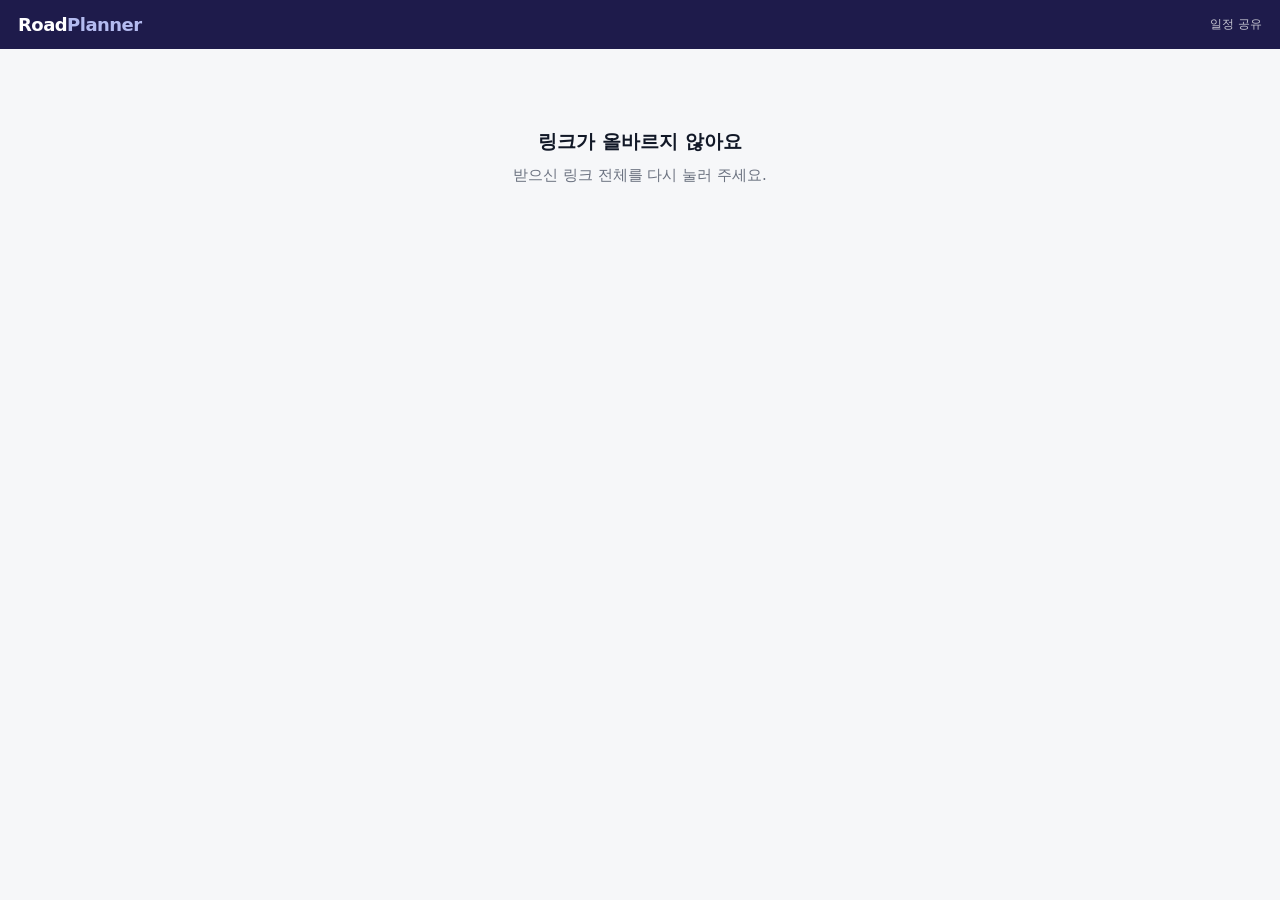
<file: share.html>
<!doctype html>
<html lang="ko">
<head>
  <meta charset="utf-8">
  <meta name="viewport" content="width=device-width,initial-scale=1,viewport-fit=cover">
  <meta name="robots" content="noindex,nofollow">
  <meta name="referrer" content="no-referrer">
  <meta name="theme-color" content="#1e1b4b">
  <meta property="og:type" content="website" />
  <meta property="og:title" content="로드플래너 · 일정 공유" />
  <meta property="og:description" content="출발지만 고르면 출발 시간과 길안내가 맞춰져요" />
  <meta property="og:image" content="https://app.roadplanner.kr/img/share.jpg" />
  <meta property="og:image:width" content="1200" />
  <meta property="og:image:height" content="630" />
  <meta name="twitter:card" content="summary_large_image" />
  <title>로드플래너 · 일정 공유</title>
  <link rel="icon" href="icon-192.png">
  <style>
    :root { --ink:#111827; --sub:#6b7280; --line:#e5e7eb; --acc:#3B45C4; --bg:#F6F7F9; }
    * { box-sizing:border-box; margin:0; padding:0; }
    body { background:var(--bg); color:var(--ink); font-family:-apple-system,BlinkMacSystemFont,'Pretendard Variable','Pretendard','Apple SD Gothic Neo','Malgun Gothic',system-ui,sans-serif; -webkit-font-smoothing:antialiased; }
    header { background:#1e1b4b; color:#fff; padding:calc(14px + env(safe-area-inset-top)) 18px 14px; display:flex; align-items:center; justify-content:space-between; }
    header b { font-size:18px; letter-spacing:-.03em; } header b i { font-style:normal; color:#B4BBF0; }
    header span { font-size:12px; opacity:.75; }
    main { max-width:520px; margin:0 auto; padding:16px 16px calc(28px + env(safe-area-inset-bottom)); }
    .card { background:#fff; border:1px solid var(--line); border-radius:18px; padding:18px; margin-bottom:12px; }
    .tag { display:inline-block; font-size:12.5px; font-weight:800; color:var(--acc); background:#EEF0FD; padding:3px 9px; border-radius:7px; }
    h1 { font-size:22px; font-weight:800; letter-spacing:-.03em; margin:10px 0 4px; line-height:1.3; }
    .when { font-size:16px; font-weight:700; color:#334155; }
    .row { display:flex; gap:10px; align-items:flex-start; padding:10px 0; border-top:1px solid #f1f5f9; font-size:15px; }
    .row:first-of-type { border-top:0; }
    .row .k { flex:0 0 92px; white-space:nowrap; color:var(--sub); font-size:13.5px; font-weight:700; padding-top:1px; }
    .row .v { flex:1; font-weight:600; line-height:1.45; word-break:keep-all; }
    .btns { display:flex; gap:8px; margin-top:12px; }
    .btn { flex:1; height:46px; border-radius:12px; border:1px solid var(--line); background:#f8fafc; color:var(--ink); font-size:15px; font-weight:800; display:flex; align-items:center; justify-content:center; gap:6px; text-decoration:none; }
    .btn.pri { background:var(--acc); color:#fff; border-color:var(--acc); }
    .dot { width:10px; height:10px; border-radius:3px; display:inline-block; }
    .tl { list-style:none; }
    .tl li { display:flex; gap:12px; padding:9px 0; border-top:1px solid #f1f5f9; }
    .tl li:first-child { border-top:0; }
    .tl .t { flex:0 0 52px; font-weight:800; color:#334155; font-variant-numeric:tabular-nums; }
    .tl .l { flex:1; font-size:14.5px; line-height:1.4; }
    .tl .l small { display:block; font-size:12px; font-weight:800; color:var(--acc); }
    .tl li.done .l, .tl li.done .t { color:#9ca3af; } .tl li.done .l { text-decoration:line-through; }
    .sec { font-size:14px; font-weight:800; color:var(--sub); margin:2px 0 6px; }
    .note { font-size:12.5px; color:var(--sub); text-align:center; line-height:1.6; margin-top:8px; }
    .msg { text-align:center; padding:60px 20px; color:var(--sub); font-size:15px; line-height:1.7; }
    .msg b { display:block; color:var(--ink); font-size:19px; margin-bottom:6px; }
    /* 받은 사람: 내 출발 시간 맞추기 (버디플래너와 같은 단계 안내) */
    .rs-step { margin:0 -8px 10px; padding:12px 10px; border-radius:14px; border:2px solid transparent; scroll-margin-top:12px; transition:background .25s,border-color .25s,opacity .25s; }
    .rs-q { display:flex; align-items:center; gap:8px; font-weight:800; font-size:16px; margin-bottom:8px; }
    .rs-q em { font-style:normal; width:24px; height:24px; border-radius:50%; background:#cbd5e1; color:#fff; font-size:13px; display:flex; align-items:center; justify-content:center; flex:none; }
    .rs-now { display:none; font-size:14px; font-weight:800; color:#059669; margin:-4px 0 10px 32px; }
    .rs-now::before { content:''; display:inline-block; width:7px; height:7px; border-right:2.5px solid currentColor; border-bottom:2.5px solid currentColor; transform:rotate(45deg); margin:0 8px 3px 2px; vertical-align:middle; }
    .rs-step.now { background:#ecfdf5; border-color:#10b981; box-shadow:0 0 0 4px rgba(16,185,129,.15); }
    .rs-step.now .rs-now { display:block; animation:rsBob 1.2s ease-in-out infinite; }
    .rs-step.now .rs-q em { background:#10b981; animation:rsPulse 1.4s ease-out infinite; }
    .rs-step.done .rs-q em { background:#10b981; }
    .rs-step.wait { opacity:.4; }
    .pills { display:flex; flex-wrap:wrap; gap:8px; }
    .pills button { height:42px; padding:0 14px; border-radius:12px; border:1.5px solid #e2e6ec; background:#fff; font-size:15px; font-weight:700; color:#334155; cursor:pointer; font-family:inherit; }
    .pills button.on { background:#1e1b4b; border-color:#1e1b4b; color:#fff; }
    .opt { width:100%; display:flex; align-items:center; gap:12px; padding:12px; border:1.5px solid #e2e6ec; border-radius:14px; background:#fff; margin-bottom:8px; text-align:left; font-family:inherit; cursor:pointer; }
    .opt .ic { width:38px; height:38px; border-radius:50%; background:#EEF0FD; color:#1e1b4b; display:flex; align-items:center; justify-content:center; flex:none; }
    .opt.on { border-color:#1e1b4b; background:#f3f4fd; } .opt.on .ic { background:#1e1b4b; color:#fff; }
    .opt b { display:block; font-size:15px; } .opt small { color:var(--sub); font-size:13px; }
    .srch { display:flex; gap:8px; margin-top:8px; } .srch input { flex:1; height:42px; border:1.5px solid #e2e6ec; border-radius:12px; padding:0 12px; font-size:15px; font-family:inherit; }
    .srch button { height:42px; padding:0 14px; border:0; border-radius:12px; background:#1e1b4b; color:#fff; font-weight:800; font-family:inherit; }
    .res { margin-top:6px; } .res button { display:block; width:100%; text-align:left; padding:10px 4px; border:0; border-bottom:1px solid #f1f5f9; background:none; font-size:14.5px; font-family:inherit; cursor:pointer; }
    .res button small { display:block; color:var(--sub); font-size:12px; }
    .plan { background:#0f172a; color:#fff; border-radius:16px; padding:16px; margin-top:6px; }
    .plan .big { font-size:30px; font-weight:800; letter-spacing:-.02em; } .plan .big small { font-size:15px; font-weight:700; margin-left:6px; opacity:.85; }
    .plan .sub { font-size:13.5px; opacity:.8; margin-top:4px; line-height:1.6; }
    .plan .btns .btn { background:#fff; border-color:#fff; }
    .go-btn { width:100%; height:52px; border:0; border-radius:14px; background:#1e1b4b; color:#fff; font-size:16px; font-weight:800; margin-top:6px; font-family:inherit; cursor:pointer; }
    .go-btn.ready { background:#10b981; animation:rsPulse 1.4s ease-out infinite; }
    .again { display:block; margin:10px auto 0; border:0; background:none; color:var(--sub); font-size:13.5px; text-decoration:underline; font-family:inherit; }
    @keyframes rsPulse { 0% { box-shadow:0 0 0 0 rgba(16,185,129,.55); } 100% { box-shadow:0 0 0 10px rgba(16,185,129,0); } }
    @keyframes rsBob { 0%,100% { transform:translateY(0); } 50% { transform:translateY(3px); } }
  </style>
</head>
<body>
  <header><b>Road<i>Planner</i></b><span>일정 공유</span></header>
  <main id="root"><div class="msg">일정을 불러오는 중…</div></main>
  <script src="js/api.js?v=357"></script>
  <script>
  (function () {
    'use strict';
    var URL_ = 'https://gohxflsyhogyxantnlig.supabase.co/rest/v1/rpc/get_shared_schedule';
    var KEY = 'sb_publishable_4BiVB8PhD5kk1Dvtvf6Hkw_8YZL0Mwa';   // 공개용 키 (링크 조회 함수만 부를 수 있음)
    var DAYS = ['일', '월', '화', '수', '목', '금', '토'];
    var root = document.getElementById('root');
    var token = (new URLSearchParams(location.search).get('t') || '').trim();
    function esc(v) { return String(v == null ? '' : v).replace(/[&<>"']/g, function (c) { return { '&': '&amp;', '<': '&lt;', '>': '&gt;', '"': '&quot;', "'": '&#39;' }[c]; }); }
    function show(title, body, extra) { root.innerHTML = '<div class="msg"><b>' + esc(title) + '</b>' + esc(body) + (extra || '') + '</div>'; }
    if (!/^[0-9a-f]{64}$/.test(token)) { show('링크가 올바르지 않아요', '받으신 링크 전체를 다시 눌러 주세요.'); return; }

    var mobile = /iPhone|iPad|iPod|Android/i.test(navigator.userAgent);
    function nav(place) {
      var q = encodeURIComponent(place);
      var kakao = 'https://map.kakao.com/link/search/' + q;
      var tmap = mobile ? 'tmap://search?name=' + q : kakao;
      return '<div class="btns"><a class="btn" data-go="' + esc(tmap) + '"><span class="dot" style="background:#111"></span>TMAP</a>' +
        '<a class="btn" data-go="' + esc(kakao) + '" target="_blank" rel="noopener"><span class="dot" style="background:#fee500;border:1px solid #e5cf00"></span>카카오맵</a></div>';
    }
    function cleanPlace(s) { return String(s || '').replace(/\s*\(\s*\)\s*$/, '').trim(); }

    function render(d) {
      if (!d) { show('볼 수 없는 일정이에요', '링크가 끊겼거나 비공개로 바뀐 일정입니다. 담당 매니저에게 확인해 주세요.'); return; }
      if (d.expired) { show('공유 기간이 끝났어요', '이 링크는 일정 다음 날까지만 열립니다.'); return; }
      var dt = new Date(d.date + 'T00:00:00');
      var dateTxt = isNaN(dt) ? d.date : (dt.getMonth() + 1) + '월 ' + dt.getDate() + '일 (' + DAYS[dt.getDay()] + ')';
      // 숙소 출발·픽업은 외부 사람에게 보이지 않음 (서버가 아직 보내더라도 화면에 안 씀)
      var loc = cleanPlace(d.location), shop = cleanPlace(d.shop);
      var memo = String(d.memo == null ? '' : d.memo).trim();
      var h = '<div class="card">' + (d.artist ? '<span class="tag">' + esc(d.artist) + '</span>' : '') +
        '<h1>' + esc(d.title) + '</h1><div class="when">' + esc(dateTxt) + ' · ' + esc(d.start_time) + (d.end_time ? ' ~ ' + esc(d.end_time) : '') + '</div>' +
        (loc ? '<div class="when sh-loc" style="margin-top:4px">📍 ' + esc(loc) + '</div>' : '') +
        (memo ? '<div class="when sh-memo" style="margin-top:6px;font-size:14px;font-weight:600;white-space:pre-line">메모 · ' + esc(memo) + '</div>' : '') + '</div>';
      h += '<div class="card" id="recv">' + Recv.html(d) + '</div>';
      h += '<div class="card">';
      if (loc) h += '<div class="row"><div class="k">장소</div><div class="v">' + esc(loc) + '</div></div>';
      if (shop) h += '<div class="row"><div class="k">헤어·메이크업</div><div class="v">' + esc(shop) + '</div></div>';
      if (loc) h += nav(loc);
      h += '</div>';
      var tl = Array.isArray(d.timeline) ? d.timeline.filter(function (t) { return t && t.time && !/^\s*\[(기상|픽업)/.test(String(t.label || '')); }) : [];
      if (tl.length) {
        h += '<div class="card"><div class="sec">동선</div><ul class="tl">' + tl.map(function (t) {
          var m = String(t.label || '').match(/^\[([^\]]+)\]\s*(.*)$/);
          // 출발지(숙소·자택 등) 이름은 밖으로 안 보냄: 'OO 출발 및 이동' → '현장으로 이동'
          if (m && /출발 및 이동\s*$/.test(m[2])) m[2] = '현장으로 이동';
          else if (!m && /출발 및 이동\s*$/.test(String(t.label || ''))) t = Object.assign({}, t, { label: '현장으로 이동' });
          return '<li class="' + (t.done ? 'done' : '') + '"><div class="t">' + esc(t.time) + '</div><div class="l">' + (m ? '<small>' + esc(m[1]) + '</small>' + esc(m[2]) : esc(t.label)) + '</div></li>';
        }).join('') + '</ul></div>';
      }
      if (d.manager_name || d.manager_phone) {
        var tel = String(d.manager_phone || '').replace(/[^0-9+]/g, '');
        h += '<div class="card"><div class="row"><div class="k">담당</div><div class="v">' + esc(d.manager_name || '담당 매니저') + '</div></div>' +
          (tel ? '<div class="btns"><a class="btn pri" href="tel:' + esc(tel) + '">담당 매니저에게 전화</a></div>' : '') + '</div>';
      }
      var exp = new Date(d.expires_at), up = new Date(d.updated_at);
      h += '<div class="note">일정이 바뀌면 이 화면에도 바로 반영됩니다' + (isNaN(up) ? '' : ' · ' + (up.getMonth() + 1) + '/' + up.getDate() + ' ' + String(up.getHours()).padStart(2, '0') + ':' + String(up.getMinutes()).padStart(2, '0') + ' 기준') +
        '<br>' + (isNaN(exp) ? '' : (exp.getMonth() + 1) + '월 ' + exp.getDate() + '일 0시까지 열리는 링크입니다. 다른 사람에게 전달하지 말아 주세요.') + '</div>';
      root.innerHTML = h;
      if (Recv.step() === 'done' && Recv.travel == null && !Recv.calc) Recv.compute();
      root.querySelectorAll('a[data-go]').forEach(function (a) { a.setAttribute('href', a.getAttribute('data-go')); });
    }


    /* ── 받은 사람: 내 출발 시간 맞추기 ① 출발지 ② 준비 시간 ③ 샵 들렀다/현장 바로 ── */
    var IC = {
      pin: '<svg viewBox="0 0 24 24" width="18" height="18" fill="none" stroke="currentColor" stroke-width="2" stroke-linecap="round" stroke-linejoin="round"><path d="M12 21s-6.5-5.6-6.5-11a6.5 6.5 0 0 1 13 0C18.5 15.4 12 21 12 21Z"/><circle cx="12" cy="10" r="2.3"/></svg>',
      shop: '<svg viewBox="0 0 24 24" width="18" height="18" fill="none" stroke="currentColor" stroke-width="2" stroke-linecap="round" stroke-linejoin="round"><circle cx="6" cy="6" r="2.5"/><circle cx="6" cy="18" r="2.5"/><path d="M8 7.5 20 17M8 16.5 20 7"/></svg>',
      flag: '<svg viewBox="0 0 24 24" width="18" height="18" fill="none" stroke="currentColor" stroke-width="2" stroke-linecap="round" stroke-linejoin="round"><path d="M5.5 21V4M5.5 4.5h12l-2.2 4 2.2 4h-12"/></svg>'
    };
    var KEY_ = 'rp_recv_' + token.slice(0, 16);
    // 휴대폰 기본 알림 창 대신 화면 아래 안내
    function say(msg) {
      var old = document.getElementById('sh-toast'); if (old) old.remove();
      var t = document.createElement('div');
      t.id = 'sh-toast'; t.setAttribute('role', 'alert'); t.textContent = String(msg || '');
      t.style.cssText = 'position:fixed;left:16px;right:16px;bottom:calc(20px + env(safe-area-inset-bottom));max-width:420px;margin:0 auto;'
        + 'background:#14161A;color:#fff;padding:13px 16px;border-radius:12px;font-size:14.5px;line-height:1.5;'
        + 'box-shadow:0 8px 24px rgba(0,0,0,.2);z-index:99999;word-break:keep-all;text-align:center';
      document.body.appendChild(t);
      setTimeout(function () { t.remove(); }, 3600);
    }

    var Recv = {
      d: null, g: null, results: [], searching: false, travel: null, calc: false,
      load: function () { try { this.g = JSON.parse(localStorage.getItem(KEY_) || 'null'); } catch (e) { } if (!this.g) this.g = { origin: null, prep: null, route: null }; },
      save: function () { try { localStorage.setItem(KEY_, JSON.stringify(this.g)); } catch (e) { } },
      // 지난번에 직접 고른 출발지 (예전에는 '집'이라고 보여 줬지만 카페·역일 수도 있어 이름 그대로 보여 줌)
      home: function () { try { return JSON.parse(localStorage.getItem('rp_recent_origin') || localStorage.getItem('rp_home') || 'null'); } catch (e) { return null; } },
      shopTime: function (d) {
        var tl = Array.isArray(d.timeline) ? d.timeline : [];
        for (var i = 0; i < tl.length; i++) if (/샵|헤어|메이크업|헤메/.test(tl[i].label || '') && tl[i].time) return tl[i].time;
        return null;
      },
      opts: function (d) {
        var o = [], shop = cleanPlace(d.shop), loc = cleanPlace(d.location);
        if (shop) o.push({ k: 'shop', ic: IC.shop, t: '샵 들렀다 가기', sub: shop + (this.shopTime(d) ? ' · ' + this.shopTime(d) + ' 도착' : ''), place: shop, at: this.shopTime(d) });
        if (loc) o.push({ k: 'site', ic: IC.flag, t: '현장으로 바로', sub: loc + ' · ' + d.start_time + ' 도착', place: loc, at: d.start_time });
        return o;
      },
      step: function () { var g = this.g; if (!g.origin) return 'origin'; if (g.prep == null) return 'prep'; if (!g.route) return 'route'; return 'done'; },
      html: function (d) {
        this.d = d; if (!this.g) this.load();
        var g = this.g, now = this.step(), order = ['origin', 'prep', 'route'], ni = now === 'done' ? 99 : order.indexOf(now);
        function cls(k) { var i = order.indexOf(k); return i === ni ? 'now' : i < ni ? 'done' : 'wait'; }
        function num(k) { var i = order.indexOf(k); return i < ni ? '✓' : String(i + 1); }
        var hm = this.home(), P = [20, 30, 40, 50, 60, 70, 80, 90], opts = this.opts(d);
        if (now === 'done') return this.planHTML(d);
        var h = '<div class="sec" style="color:#111;font-size:17px;margin-bottom:10px">내 출발 시간 맞추기</div>';
        h += '<div class="rs-step ' + cls('origin') + '" id="st-origin"><div class="rs-q"><em>' + num('origin') + '</em>어디서 출발하세요?</div><div class="rs-now">출발지를 골라 주세요</div><div class="pills">' +
          (hm && hm.name ? '<button data-r="home" class="' + (g.originLabel === '집' ? 'on' : '') + '">' + esc(String(hm.name).slice(0, 12)) + '</button>' : '') +
          '<button data-r="here" class="' + (g.originLabel === '지금 위치' ? 'on' : '') + '">지금 위치</button>' +
          '<button data-r="search" class="' + (g.originLabel === '직접' ? 'on' : '') + '">' + (g.originLabel === '직접' && g.origin ? esc(g.origin.name) : '직접 입력') + '</button></div>' +
          (this.searching ? '<div class="srch"><input id="rq" placeholder="동네·건물·역 이름" enterkeyhint="search"><button data-r="find">검색</button></div><div class="res">' +
            this.results.map(function (p, i) { return '<button data-pick="' + i + '"><b>' + esc(p.place_name) + '</b><small>' + esc(p.address_name || '') + '</small></button>'; }).join('') + '</div>' : '') + '</div>';
        h += '<div class="rs-step ' + cls('prep') + '" id="st-prep"><div class="rs-q"><em>' + num('prep') + '</em>나가기 전 준비 시간</div><div class="rs-now">준비 시간을 골라 주세요</div><div class="pills">' +
          P.map(function (v) { return '<button data-prep="' + v + '" class="' + (g.prep === v ? 'on' : '') + '">' + v + '분</button>'; }).join('') + '</div></div>';
        h += '<div class="rs-step ' + cls('route') + '" id="st-route"><div class="rs-q"><em>' + num('route') + '</em>어디로 먼저 가세요?</div><div class="rs-now">먼저 갈 곳을 골라 주세요</div>' +
          opts.map(function (o) { return '<button class="opt ' + (g.route === o.k ? 'on' : '') + '" data-route="' + o.k + '"><span class="ic">' + o.ic + '</span><span><b>' + o.t + '</b><small>' + esc(o.sub) + '</small></span></button>'; }).join('') + '</div>';
        return h;
      },
      planHTML: function (d) {
        var g = this.g, o = this.opts(d).filter(function (x) { return x.k === g.route; })[0];
        if (!o) { g.route = null; return this.html(d); }
        var at = o.at || d.start_time, travel = this.travel;
        var toMin = function (t) { var p = String(t).split(':'); return (+p[0]) * 60 + (+p[1]); };
        var hmS = function (m) { m = ((m % 1440) + 1440) % 1440; return ('0' + Math.floor(m / 60)).slice(-2) + ':' + ('0' + (m % 60)).slice(-2); };
        var body;
        if (o.k === 'shop' && !o.at) { body = '<div class="sub">샵 도착 시각이 일정에 없어서 출발 시간을 계산하지 못했어요.<br>매니저에게 샵 시각을 확인해 주세요.</div>'; }
        else if (travel == null) { body = '<div class="sub">' + (this.calc ? '길을 찾는 중…' : '이동 시간을 계산하지 못했어요. 아래 길안내로 확인해 주세요.') + '</div>'; }
        else {
          var dep = toMin(at) - travel - 10, prep = dep - g.prep;
          // 자정 전에 나가야 하면 '전날'을 붙임 (00:30 일정 → 전날 23:31 출발)
          var pv = function (m) { return m < 0 ? '전날 ' : ''; };
          body = '<div class="big">' + (dep < 0 ? '<small style="margin-right:6px">전날</small>' : '') + hmS(dep) + '<small>출발</small></div><div class="sub">' + pv(prep) + hmS(prep) + ' 준비 시작 (' + g.prep + '분) · 차로 약 ' + travel + '분 · ' + esc(at) + ' 도착 (여유 10분)<br>' + esc(g.origin.name) + ' → ' + esc(o.place) + '</div>';
        }
        return '<div class="sec" style="color:#111;font-size:17px;margin-bottom:10px">내 출발 시간</div><div class="plan">' + body + nav(o.place) + '</div>' +
          '<button class="again" data-r="reset">출발지·준비 시간 다시 고르기</button>';
      },
      draw: function (scrollTo) {
        var el = document.getElementById('recv'); if (!el || !this.d) return;
        el.innerHTML = this.html(this.d);
        el.querySelectorAll('a[data-go]').forEach(function (a) { a.setAttribute('href', a.getAttribute('data-go')); });
        if (scrollTo) setTimeout(function () { var t = document.getElementById('st-' + Recv.step()) || el; t.scrollIntoView({ behavior: 'smooth', block: 'start' }); }, 120);
      },
      setOrigin: function (o, label) { var first = !this.g.origin; this.g.origin = o; this.g.originLabel = label; this.searching = false; this.travel = null; this.save(); if (label === '직접') try { localStorage.setItem('rp_recent_origin', JSON.stringify(o)); } catch (e) { } this.after(first); },
      after: function (adv) { if (this.step() === 'done') this.compute(); this.draw(adv); },
      compute: function () {
        var g = this.g, o = this.opts(this.d).filter(function (x) { return x.k === g.route; })[0]; if (!o || !g.origin) return;
        var self = this; this.calc = true; this.travel = null;
        // 샵 도착 시각을 모르면 계산하지 않음 (현장 시작 시각에 샵 도착으로 잘못 잡던 문제)
        if (o.k === 'shop' && !o.at) { this.calc = false; this.noShopTime = true; return this.draw(false); }
        this.noShopTime = false;
        (KakaoAPI.geocode ? KakaoAPI.geocode(o.place) : KakaoAPI.searchPlace(o.place).then(function (r) { return r && r[0]; })).then(function (p) {
          if (!p || !p.x || !p.y) throw 0;
          return TmapAPI.getRouteTime(g.origin.lng, g.origin.lat, p.x, p.y).then(function (m) { return m || KakaoAPI.getRouteTime(g.origin.lng, g.origin.lat, p.x, p.y); });
        }).then(function (m) { self.travel = m || null; }).catch(function () { self.travel = null; }).then(function () { self.calc = false; self.draw(false); });
      },
      click: function (e) {
        var b = e.target.closest('button'); if (!b || !document.getElementById('recv').contains(b)) return;
        var g = this.g, self = this;
        if (b.dataset.prep) { var f = g.prep == null; g.prep = +b.dataset.prep; this.save(); return this.after(f); }
        if (b.dataset.route) { var f2 = !g.route; g.route = b.dataset.route; this.save(); return this.after(f2); }
        if (b.dataset.pick) { var p = this.results[+b.dataset.pick]; return this.setOrigin({ name: p.place_name, lat: +p.y, lng: +p.x }, '직접'); }
        var r = b.dataset.r;
        if (r === 'home') return this.setOrigin(this.home(), '집');
        if (r === 'here') {
          if (!navigator.geolocation) return say('이 기기에서는 위치를 쓸 수 없어요. 직접 입력해 주세요.');
          navigator.geolocation.getCurrentPosition(function (pos) { self.setOrigin({ name: '지금 위치', lat: pos.coords.latitude, lng: pos.coords.longitude }, '지금 위치'); },
            function () { say('위치를 가져오지 못했어요. 직접 입력해 주세요.'); }, { timeout: 8000 });
          return;
        }
        if (r === 'search') { this.searching = true; this.results = []; this.draw(false); setTimeout(function () { var i = document.getElementById('rq'); if (i) i.focus(); }, 50); return; }
        if (r === 'find') { var q = (document.getElementById('rq') || {}).value || ''; KakaoAPI.searchPlace(q).then(function (res) { self.results = (res || []).slice(0, 6); self.draw(false); var i = document.getElementById('rq'); if (i) i.value = q; }); return; }
        if (r === 'reset') { this.g = { origin: null, prep: null, route: null }; this.travel = null; this.save(); return this.draw(true); }
      }
    };
    document.addEventListener('click', function (e) { if (e.target.closest('#recv')) Recv.click(e); });
    function load() {
      // 10초 안에 응답이 없으면 멈추지 않고 안내 + 다시 시도
      var ctl = window.AbortController ? new AbortController() : null;
      var timer = setTimeout(function () { if (ctl) ctl.abort(); }, 10000);
      fetch(URL_, { method: 'POST', headers: { 'Content-Type': 'application/json', apikey: KEY }, body: JSON.stringify({ p_token: token }), signal: ctl ? ctl.signal : undefined })
        .then(function (r) { if (!r.ok) { var e = new Error('HTTP ' + r.status); e.status = r.status; throw e; } return r.json(); })
        .then(function (d) { clearTimeout(timer); render(d); })
        .catch(function (e) {
          clearTimeout(timer);
          if (root.querySelector('.card')) return;
          var retry = '<br><button type="button" onclick="location.reload()" style="margin-top:14px;padding:10px 22px;border:0;border-radius:10px;background:#3B45C4;color:#fff;font-size:15px;font-weight:700">다시 시도</button>';
          if (e && e.name === 'AbortError') show('응답이 늦어요', '서버 응답이 10초 넘게 없어요. 잠시 후 다시 시도해 주세요.', retry);
          else if (e && (e.status === 401 || e.status === 403)) show('링크를 열 수 없어요', '접근 권한 오류예요. 링크를 보낸 매니저에게 새 링크를 요청해 주세요.');
          else if (e && e.status >= 500) show('서버에 문제가 있어요', '잠시 후 다시 시도해 주세요.', retry);
          else show('일정을 불러오지 못했어요', '인터넷 연결을 확인하고 다시 시도해 주세요.', retry);
        });
    }
    load();
    setInterval(function () { if (!document.hidden && !Recv.searching) load(); }, 60000);
  })();
  </script>
</body>
</html>
</file>
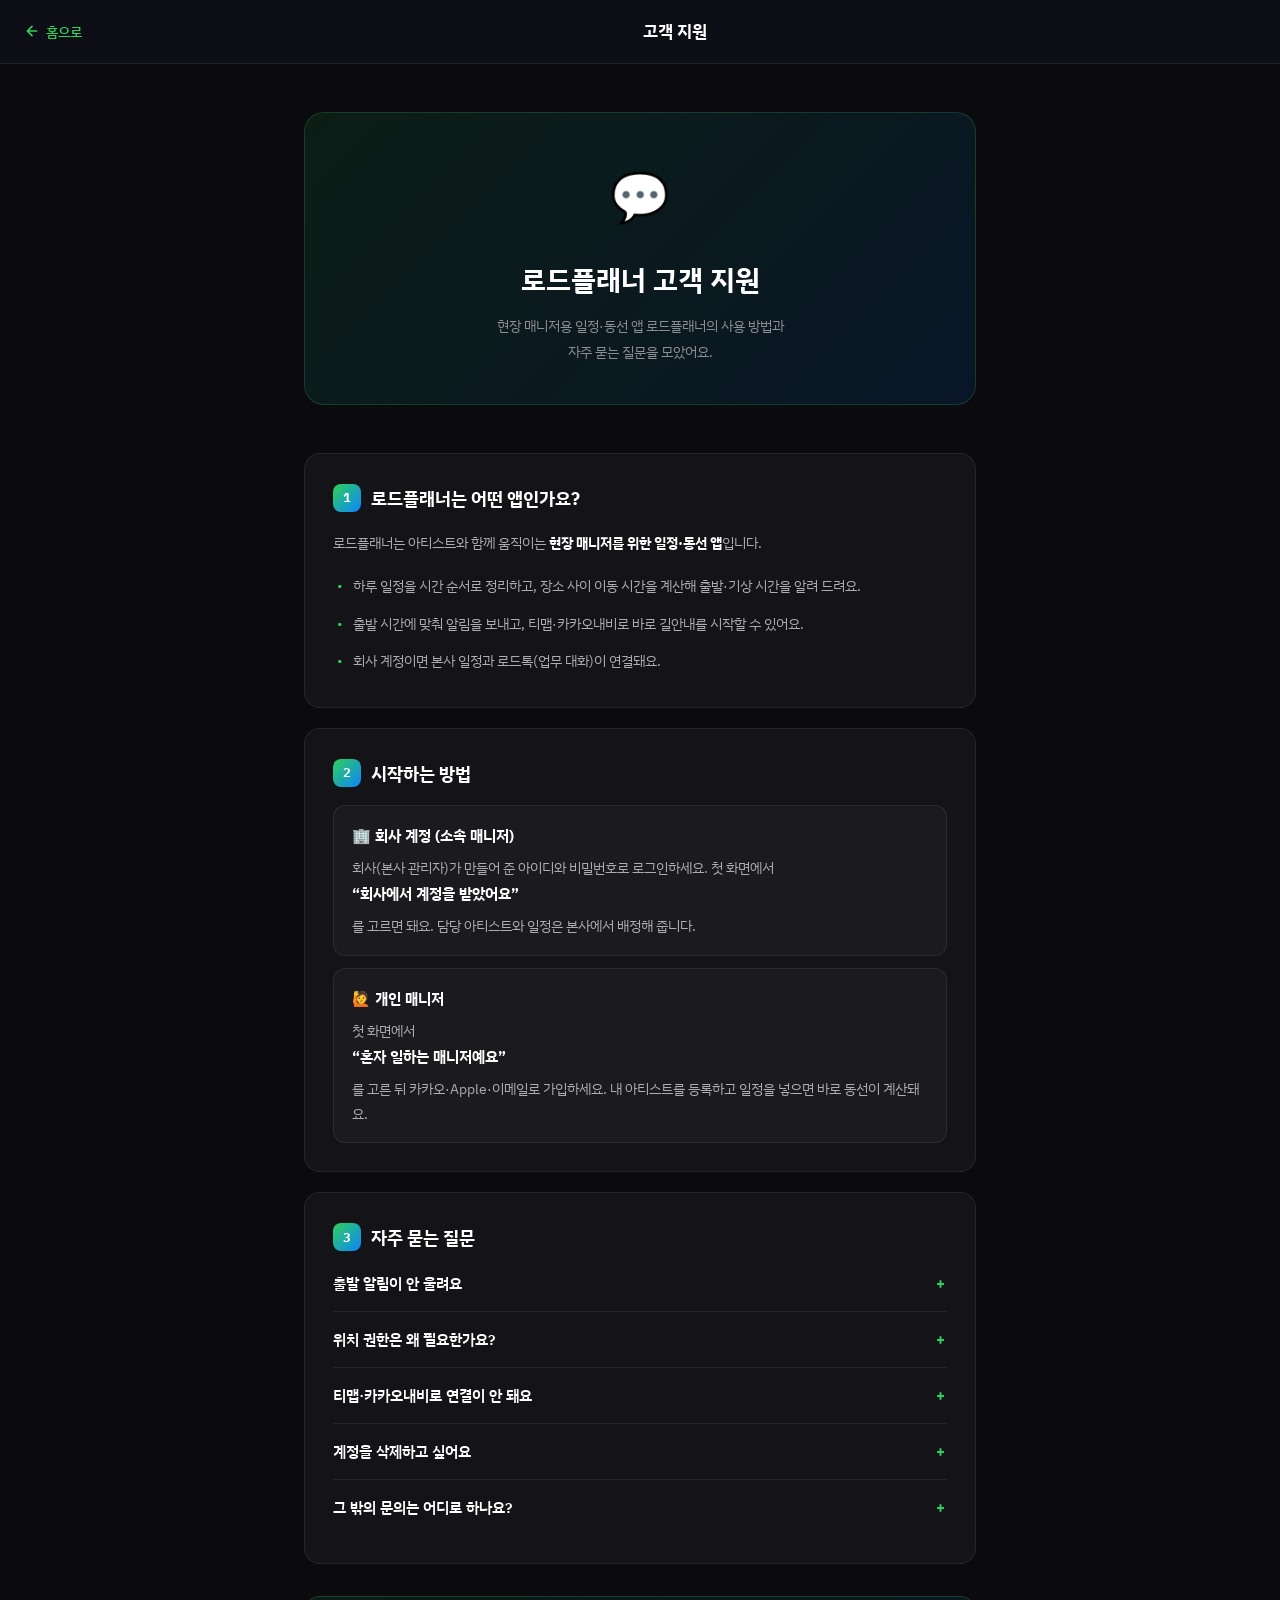
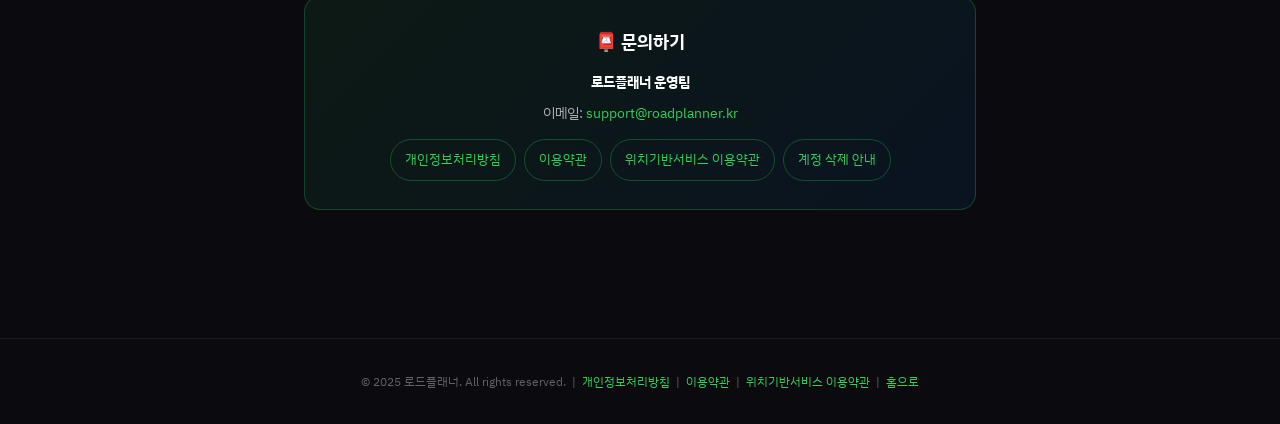
<file: support.html>
<!DOCTYPE html>
<html lang="ko">
<head>
  <meta charset="UTF-8"/>
  <meta name="viewport" content="width=device-width,initial-scale=1.0"/>
  <title>고객 지원 | 로드플래너</title>
  <meta name="description" content="로드플래너 고객 지원 — 현장 매니저용 일정·동선 앱 사용 방법, 자주 묻는 질문, 문의처를 안내합니다."/>
  <link rel="icon" href="icon.svg"/>
  <link href="https://fonts.googleapis.com/css2?family=IBM+Plex+Sans+KR:wght@400;500;600;700&display=swap" rel="stylesheet">
  <style>
    *, *::before, *::after { box-sizing: border-box; margin: 0; padding: 0; }
    body {
      font-family: 'IBM Plex Sans KR', 'Pretendard', -apple-system, BlinkMacSystemFont, sans-serif;
      background: #0a0a0f;
      color: #e5e5ea;
      line-height: 1.8;
      min-height: 100vh;
    }
    .header {
      background: rgba(15,15,25,0.95);
      backdrop-filter: blur(20px);
      border-bottom: 1px solid rgba(255,255,255,0.08);
      padding: 16px 24px;
      display: flex;
      align-items: center;
      gap: 12px;
      position: sticky;
      top: 0;
      z-index: 100;
    }
    .header a {
      color: #30d158;
      text-decoration: none;
      font-size: 14px;
      display: flex;
      align-items: center;
      gap: 6px;
      font-weight: 500;
    }
    .header a:hover { color: #4ade80; }
    .header-title {
      font-size: 17px;
      font-weight: 700;
      color: #ffffff;
      margin-left: auto;
      margin-right: auto;
    }
    .container {
      max-width: 720px;
      margin: 0 auto;
      padding: 48px 24px 80px;
    }
    .hero {
      text-align: center;
      margin-bottom: 48px;
      padding: 40px 24px;
      background: linear-gradient(135deg, rgba(48,209,88,0.1) 0%, rgba(10,132,255,0.1) 100%);
      border: 1px solid rgba(48,209,88,0.2);
      border-radius: 20px;
    }
    .hero-icon { font-size: 48px; margin-bottom: 16px; display: block; }
    .hero h1 { font-size: 28px; font-weight: 800; color: #ffffff; margin-bottom: 8px; }
    .hero p { font-size: 14px; color: #8e8e93; }
    .section {
      background: rgba(255,255,255,0.04);
      border: 1px solid rgba(255,255,255,0.08);
      border-radius: 16px;
      padding: 28px;
      margin-bottom: 20px;
      transition: border-color 0.2s;
    }
    .section:hover { border-color: rgba(48,209,88,0.3); }
    .section-num {
      display: inline-flex;
      align-items: center;
      justify-content: center;
      width: 28px;
      height: 28px;
      background: linear-gradient(135deg, #30d158, #0a84ff);
      border-radius: 8px;
      font-size: 13px;
      font-weight: 700;
      color: #fff;
      margin-right: 10px;
      flex-shrink: 0;
    }
    .section h2 {
      font-size: 18px;
      font-weight: 700;
      color: #ffffff;
      margin-bottom: 16px;
      display: flex;
      align-items: center;
    }
    .section p { font-size: 14px; color: #aeaeb2; margin-bottom: 12px; }
    .section p:last-child { margin-bottom: 0; }
    table { width: 100%; border-collapse: collapse; margin: 16px 0; font-size: 13px; }
    thead { background: rgba(48,209,88,0.1); }
    th { padding: 10px 14px; text-align: left; color: #30d158; font-weight: 600; border-bottom: 1px solid rgba(255,255,255,0.1); }
    td { padding: 10px 14px; color: #aeaeb2; border-bottom: 1px solid rgba(255,255,255,0.05); vertical-align: top; }
    tr:last-child td { border-bottom: none; }

    /* 휴대폰: 표를 칸칸이 쪼개지 말고 한 줄씩 카드처럼 (표 글자가 '이름, 이/메일'처럼 끊기지 않게) */
    @media (max-width: 620px) {
      table, thead, tbody, tr, th, td { display: block; width: 100%; }
      thead { display: none; }
      tr { border: 1px solid rgba(255,255,255,0.1); border-radius: 10px; padding: 4px 0; margin-bottom: 10px; }
      td { border-bottom: 1px solid rgba(255,255,255,0.06); padding: 9px 14px; word-break: keep-all; }
      tr:last-child { margin-bottom: 0; }
      tr td:last-child { border-bottom: none; }
      td[data-l]::before { content: attr(data-l); display: block; color: #30d158; font-size: 12px; font-weight: 600; margin-bottom: 3px; }
    }

    ul { padding-left: 0; list-style: none; }
    ul li { font-size: 14px; color: #aeaeb2; padding: 6px 0 6px 20px; position: relative; }
    ul li::before { content: '•'; color: #30d158; position: absolute; left: 4px; }
    .highlight {
      background: rgba(10,132,255,0.1);
      border: 1px solid rgba(10,132,255,0.25);
      border-radius: 10px;
      padding: 14px 18px;
      font-size: 13px;
      color: #5ac8fa;
      margin-top: 12px;
    }
    .contact-box {
      background: linear-gradient(135deg, rgba(48,209,88,0.08), rgba(10,132,255,0.08));
      border: 1px solid rgba(48,209,88,0.25);
      border-radius: 16px;
      padding: 28px;
      text-align: center;
      margin-top: 32px;
    }
    .contact-box h3 { font-size: 18px; font-weight: 700; color: #ffffff; margin-bottom: 12px; }
    .contact-box p { font-size: 14px; color: #aeaeb2; margin-bottom: 6px; }
    .contact-box a { color: #30d158; text-decoration: none; }
    .footer { text-align: center; padding: 32px 24px; border-top: 1px solid rgba(255,255,255,0.06); margin-top: 48px; }
    .footer p { font-size: 12px; color: #636366; }
    .footer a { color: #30d158; text-decoration: none; }
  </style>
  <style>
    details { border-top: 1px solid rgba(255,255,255,0.08); padding: 14px 0; }
    details:first-of-type { border-top: none; padding-top: 0; }
    summary { cursor: pointer; font-size: 15px; font-weight: 600; color: #ffffff; list-style: none; position: relative; padding-right: 24px; }
    summary::-webkit-details-marker { display: none; }
    summary::after { content: '+'; position: absolute; right: 2px; top: 0; color: #30d158; font-weight: 700; }
    details[open] summary::after { content: '−'; }
    details p, details li { margin-top: 10px; }
    .section a, details a { color: #30d158; text-decoration: none; }
    .start-card { background: rgba(255,255,255,0.03); border: 1px solid rgba(255,255,255,0.08); border-radius: 12px; padding: 16px 18px; margin-top: 12px; }
    .start-card b { display: block; color: #fff; font-size: 15px; margin-bottom: 6px; }
    .start-card p { margin-bottom: 0; }
    .links { display: flex; flex-wrap: wrap; gap: 8px; justify-content: center; margin-top: 14px; }
    .links a { display: inline-block; padding: 8px 14px; border: 1px solid rgba(48,209,88,0.3); border-radius: 999px; font-size: 13px; }
  </style>
</head>
<body>

  <header class="header">
    <a href="index.html">
      <svg width="16" height="16" viewBox="0 0 24 24" fill="none" stroke="currentColor" stroke-width="2.5" stroke-linecap="round" stroke-linejoin="round">
        <path d="M19 12H5M12 5l-7 7 7 7"/>
      </svg>
      홈으로
    </a>
    <span class="header-title">고객 지원</span>
  </header>

  <div class="container">

    <div class="hero">
      <span class="hero-icon">💬</span>
      <h1>로드플래너 고객 지원</h1>
      <p>현장 매니저용 일정·동선 앱 로드플래너의 사용 방법과<br/>자주 묻는 질문을 모았어요.</p>
    </div>

    <div class="section">
      <h2><span class="section-num">1</span>로드플래너는 어떤 앱인가요?</h2>
      <p>로드플래너는 아티스트와 함께 움직이는 <b style="color:#fff;">현장 매니저를 위한 일정·동선 앱</b>입니다.</p>
      <ul>
        <li>하루 일정을 시간 순서로 정리하고, 장소 사이 이동 시간을 계산해 출발·기상 시간을 알려 드려요.</li>
        <li>출발 시간에 맞춰 알림을 보내고, 티맵·카카오내비로 바로 길안내를 시작할 수 있어요.</li>
        <li>회사 계정이면 본사 일정과 로드톡(업무 대화)이 연결돼요.</li>
      </ul>
    </div>

    <div class="section">
      <h2><span class="section-num">2</span>시작하는 방법</h2>
      <div class="start-card">
        <b>🏢 회사 계정 (소속 매니저)</b>
        <p>회사(본사 관리자)가 만들어 준 아이디와 비밀번호로 로그인하세요. 첫 화면에서 <b style="color:#fff;">“회사에서 계정을 받았어요”</b>를 고르면 돼요. 담당 아티스트와 일정은 본사에서 배정해 줍니다.</p>
      </div>
      <div class="start-card">
        <b>🙋 개인 매니저</b>
        <p>첫 화면에서 <b style="color:#fff;">“혼자 일하는 매니저예요”</b>를 고른 뒤 카카오·Apple·이메일로 가입하세요. 내 아티스트를 등록하고 일정을 넣으면 바로 동선이 계산돼요.</p>
      </div>
    </div>

    <div class="section">
      <h2><span class="section-num">3</span>자주 묻는 질문</h2>
      <details>
        <summary>출발 알림이 안 울려요</summary>
        <p>휴대폰 <b style="color:#fff;">설정 → 알림 → 로드플래너</b>에서 알림이 켜져 있는지 확인해 주세요. 앱의 <b style="color:#fff;">내 정보 → 알림 받기</b>에서도 켜 둘 수 있어요. 방해 금지·집중 모드가 켜져 있으면 알림이 늦거나 소리 없이 올 수 있어요.</p>
        <p>알림은 일정의 출발 시간 기준으로 보내요. 일정에 장소와 시간이 모두 들어 있는지도 확인해 주세요.</p>
      </details>
      <details>
        <summary>위치 권한은 왜 필요한가요?</summary>
        <p>위치는 <b style="color:#fff;">동의한 경우에만</b> 이동 중 도착 예상 시각 계산과 긴급보고에 써요. 동의하지 않아도 주소를 직접 적어 일정과 동선을 그대로 쓸 수 있어요.</p>
        <p>앱의 <b style="color:#fff;">내 정보 → 위치 정보</b>에서 언제든 동의·철회하고 이용·제공 내역을 볼 수 있어요. 자세한 내용은 <a href="location-terms.html">위치기반서비스 이용약관</a>을 확인해 주세요.</p>
      </details>
      <details>
        <summary>티맵·카카오내비로 연결이 안 돼요</summary>
        <p>휴대폰에 티맵 또는 카카오내비 앱이 설치되어 있어야 해요. 앱의 <b style="color:#fff;">내 정보 → 기본 내비</b>에서 티맵·카카오내비·매번 선택 중 하나를 고를 수 있어요.</p>
        <p>내비 앱이 열린 뒤 목적지가 비어 있으면, 일정의 장소 주소가 정확한지 확인해 주세요.</p>
      </details>
      <details>
        <summary>계정을 삭제하고 싶어요</summary>
        <p>앱의 <b style="color:#fff;">내 정보 → 회원 탈퇴</b>에서 바로 지울 수 있어요. 앱을 쓸 수 없다면 <a href="delete-account.html">계정 삭제 안내</a> 페이지의 방법으로 요청해 주세요. 회사 대표 계정은 메일로 요청하시면 처리해 드려요.</p>
      </details>
      <details>
        <summary>그 밖의 문의는 어디로 하나요?</summary>
        <p>아래 메일로 보내 주세요. 사용 중인 휴대폰 기종과 어떤 화면에서 문제가 생겼는지 함께 적어 주시면 더 빨리 도와드릴 수 있어요. 회사 계정이면 회사(본사 관리자)에게 먼저 문의하셔도 돼요.</p>
      </details>
    </div>

    <div class="contact-box">
      <h3>📮 문의하기</h3>
      <p><strong style="color:#fff;">로드플래너 운영팀</strong></p>
      <p>이메일: <a href="mailto:support@roadplanner.kr">support@roadplanner.kr</a></p>
      <div class="links">
        <a href="privacy.html">개인정보처리방침</a>
        <a href="terms.html">이용약관</a>
        <a href="location-terms.html">위치기반서비스 이용약관</a>
        <a href="delete-account.html">계정 삭제 안내</a>
      </div>
    </div>

  </div>

  <footer class="footer">
    <p>© 2025 로드플래너. All rights reserved. &nbsp;|&nbsp; <a href="privacy.html">개인정보처리방침</a> &nbsp;|&nbsp; <a href="terms.html">이용약관</a> &nbsp;|&nbsp; <a href="location-terms.html">위치기반서비스 이용약관</a> &nbsp;|&nbsp; <a href="index.html">홈으로</a></p>
  </footer>

</body>
</html>
</file>
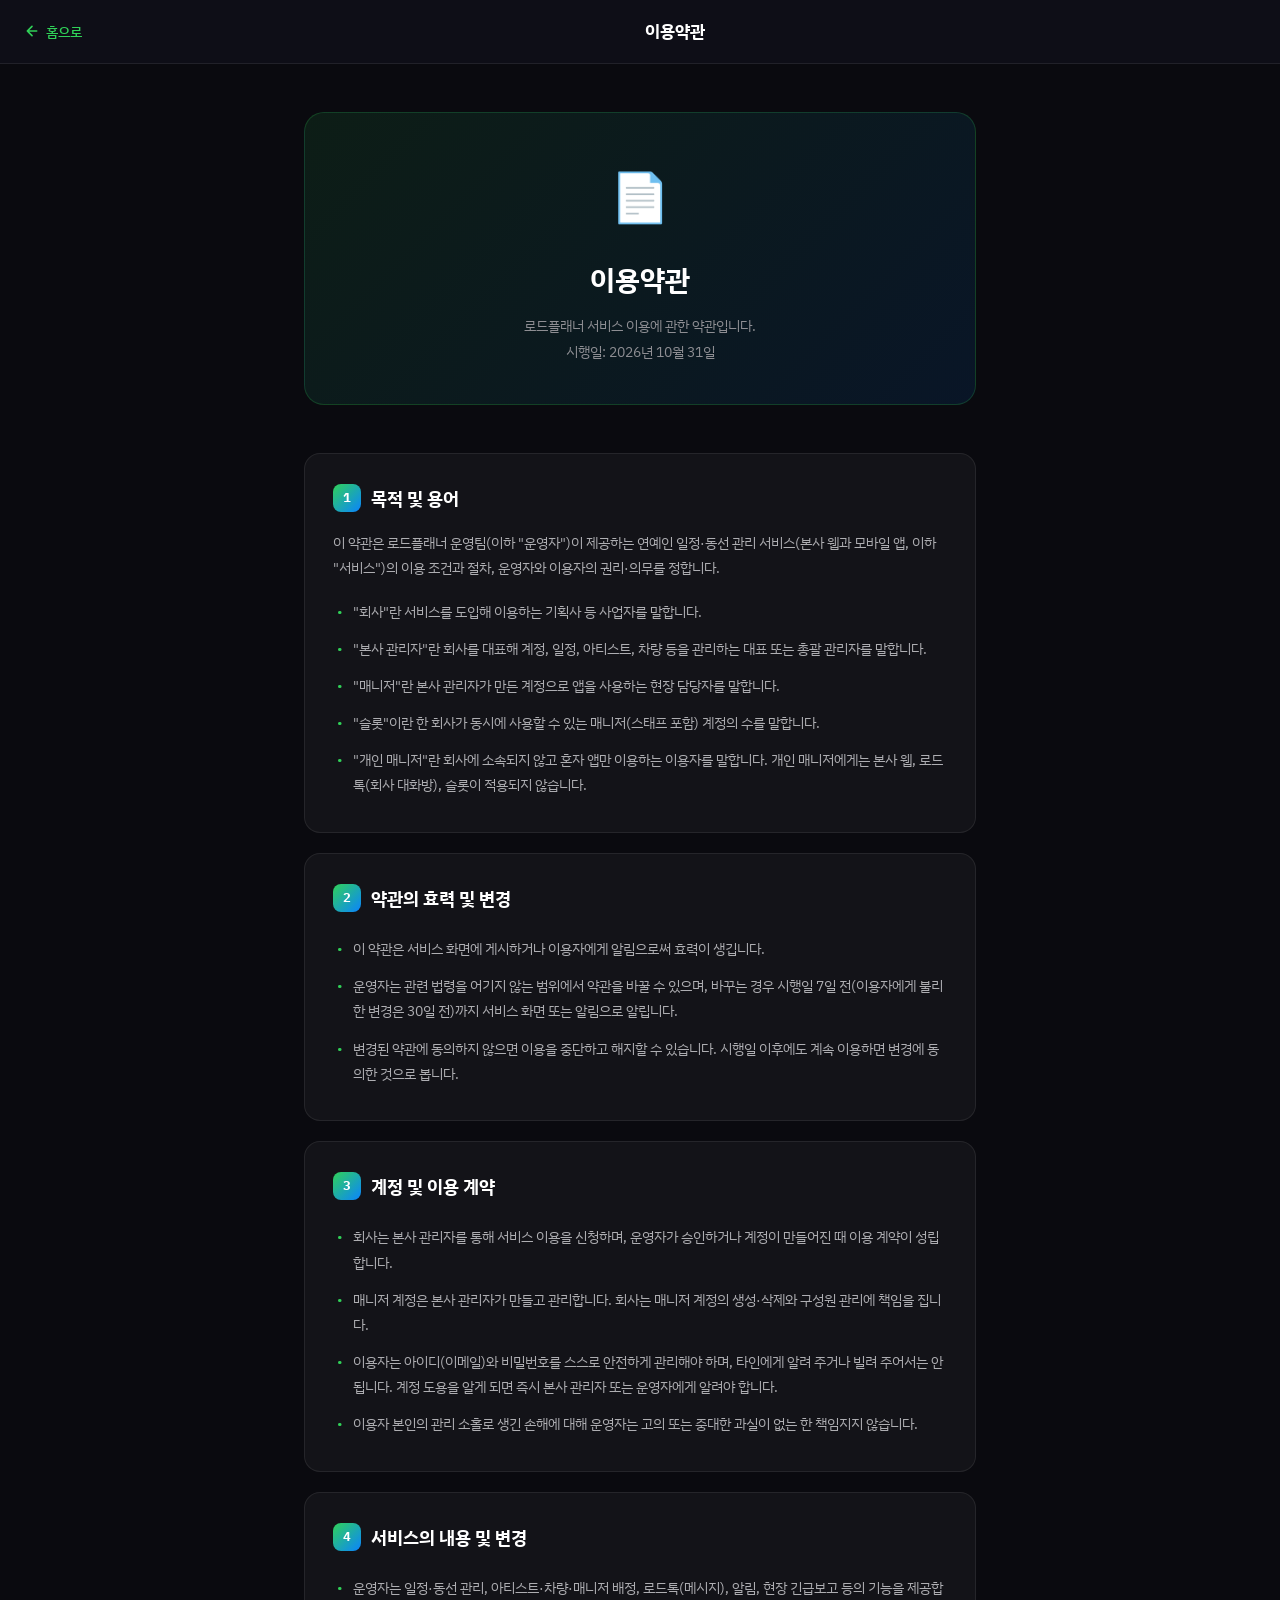
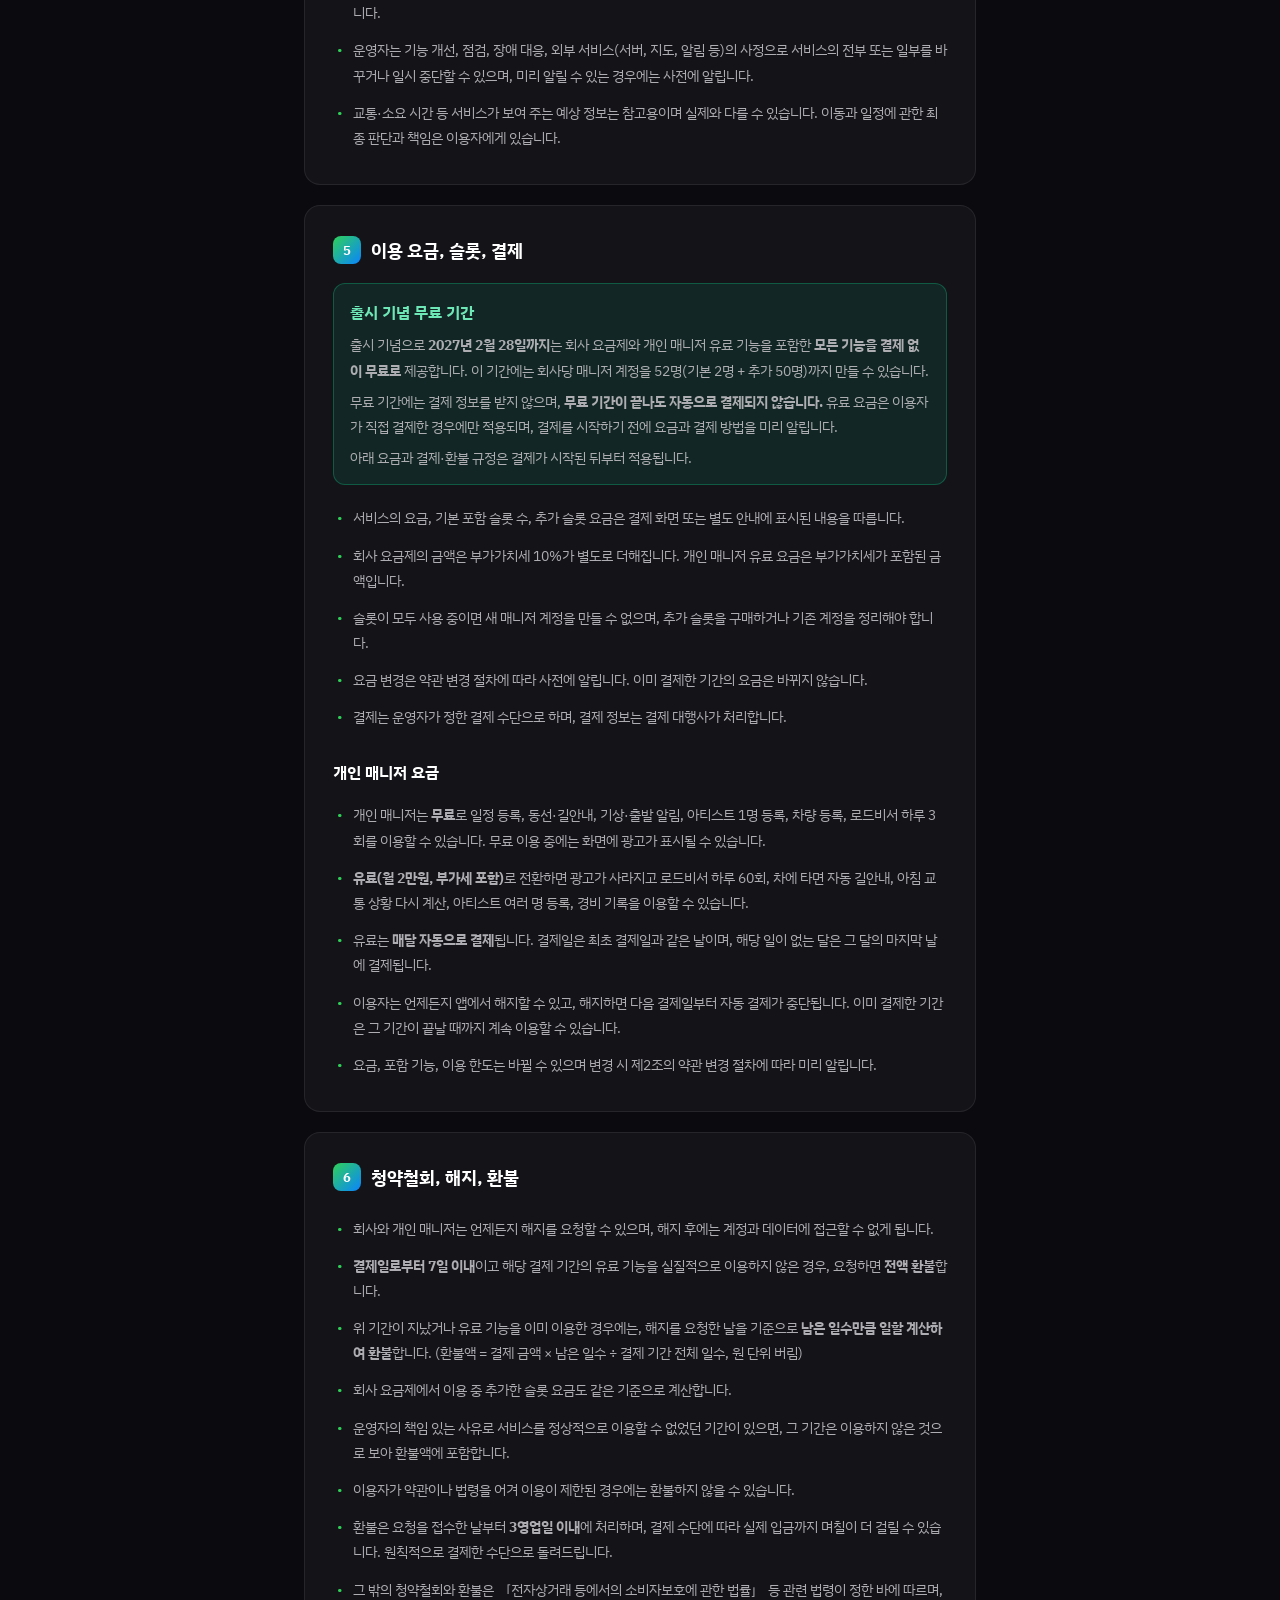
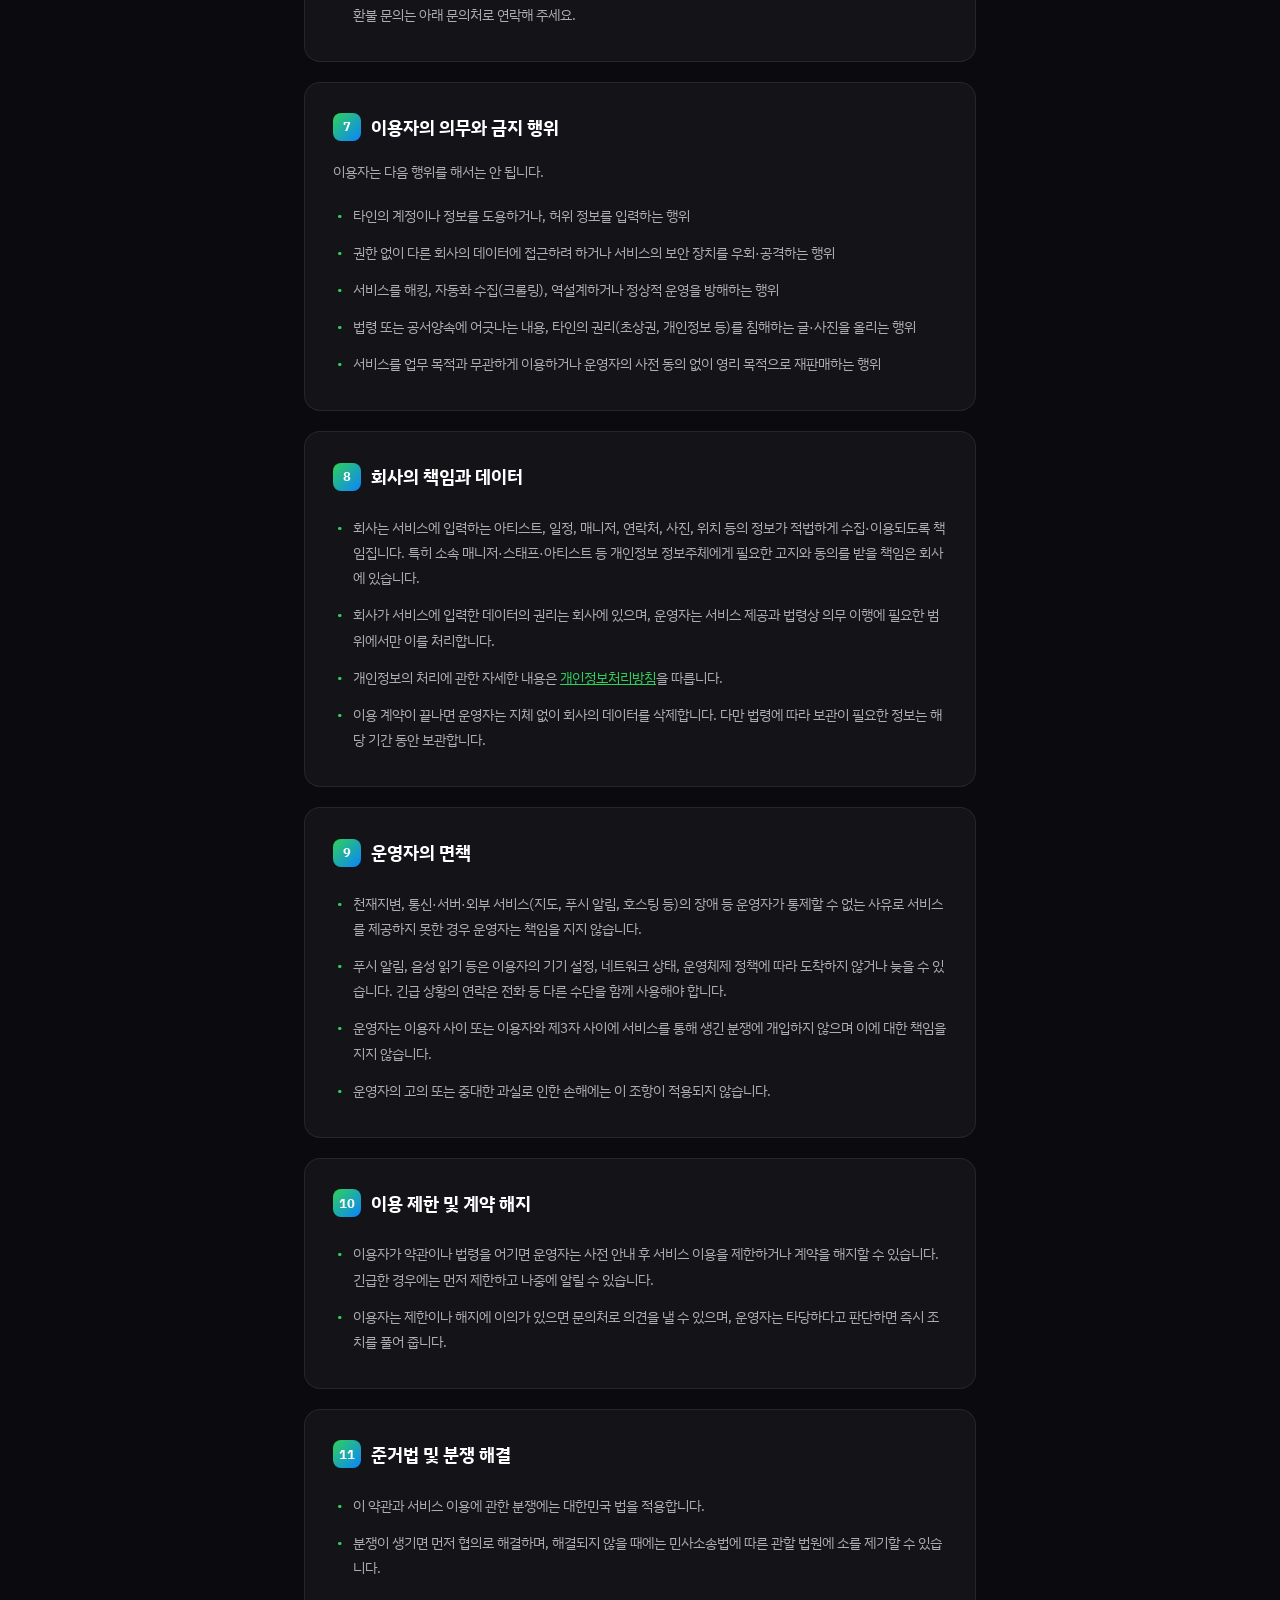
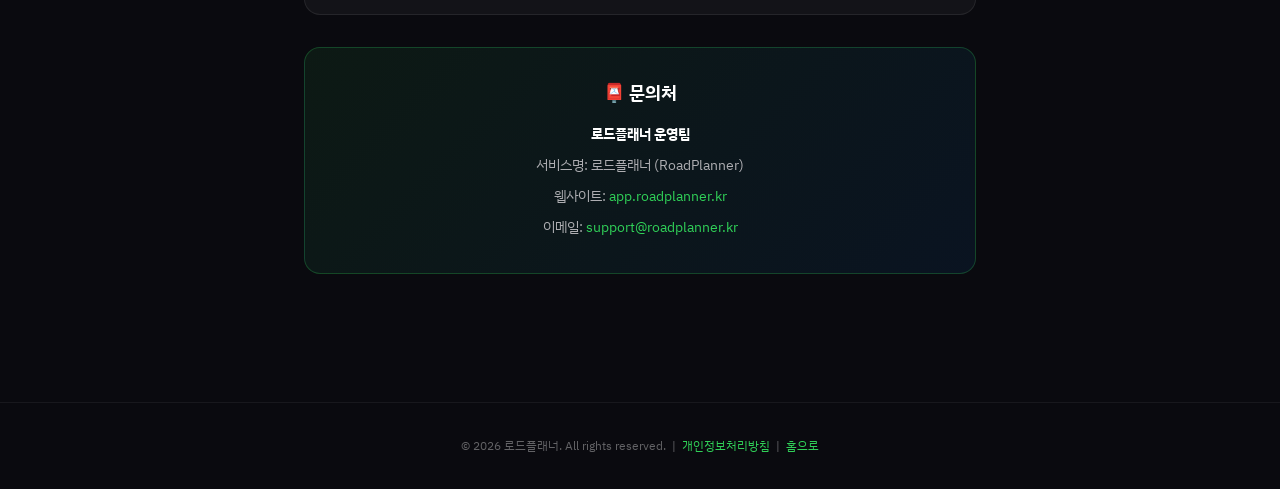
<file: terms.html>
<!DOCTYPE html>
<html lang="ko">
<head>
  <meta charset="UTF-8"/>
  <meta name="viewport" content="width=device-width,initial-scale=1.0"/>
  <title>이용약관 | 로드플래너</title>
  <meta name="description" content="로드플래너 서비스 이용약관"/>
  <link rel="icon" href="icon.svg"/>
  <link href="https://fonts.googleapis.com/css2?family=IBM+Plex+Sans+KR:wght@400;500;600;700&display=swap" rel="stylesheet">
  <style>
    *, *::before, *::after { box-sizing: border-box; margin: 0; padding: 0; }
    body {
      font-family: 'IBM Plex Sans KR', 'Pretendard', -apple-system, BlinkMacSystemFont, sans-serif;
      background: #0a0a0f;
      color: #e5e5ea;
      line-height: 1.8;
      min-height: 100vh;
    }
    .header {
      background: rgba(15,15,25,0.95);
      backdrop-filter: blur(20px);
      border-bottom: 1px solid rgba(255,255,255,0.08);
      padding: 16px 24px;
      display: flex;
      align-items: center;
      gap: 12px;
      position: sticky;
      top: 0;
      z-index: 100;
    }
    .header a {
      color: #30d158;
      text-decoration: none;
      font-size: 14px;
      display: flex;
      align-items: center;
      gap: 6px;
      font-weight: 500;
    }
    .header a:hover { color: #4ade80; }
    .header-title {
      font-size: 17px;
      font-weight: 700;
      color: #ffffff;
      margin-left: auto;
      margin-right: auto;
    }
    .container {
      max-width: 720px;
      margin: 0 auto;
      padding: 48px 24px 80px;
    }
    .hero {
      text-align: center;
      margin-bottom: 48px;
      padding: 40px 24px;
      background: linear-gradient(135deg, rgba(48,209,88,0.1) 0%, rgba(10,132,255,0.1) 100%);
      border: 1px solid rgba(48,209,88,0.2);
      border-radius: 20px;
    }
    .hero-icon { font-size: 48px; margin-bottom: 16px; display: block; }
    .hero h1 { font-size: 28px; font-weight: 800; color: #ffffff; margin-bottom: 8px; }
    .hero p { font-size: 14px; color: #8e8e93; }
    .section {
      background: rgba(255,255,255,0.04);
      border: 1px solid rgba(255,255,255,0.08);
      border-radius: 16px;
      padding: 28px;
      margin-bottom: 20px;
      transition: border-color 0.2s;
    }
    .section:hover { border-color: rgba(48,209,88,0.3); }
    .section-num {
      display: inline-flex;
      align-items: center;
      justify-content: center;
      width: 28px;
      height: 28px;
      background: linear-gradient(135deg, #30d158, #0a84ff);
      border-radius: 8px;
      font-size: 13px;
      font-weight: 700;
      color: #fff;
      margin-right: 10px;
      flex-shrink: 0;
    }
    .section h2 {
      font-size: 18px;
      font-weight: 700;
      color: #ffffff;
      margin-bottom: 16px;
      display: flex;
      align-items: center;
    }
    .section p { font-size: 14px; color: #aeaeb2; margin-bottom: 12px; }
    .section p:last-child { margin-bottom: 0; }
    table { width: 100%; border-collapse: collapse; margin: 16px 0; font-size: 13px; }
    thead { background: rgba(48,209,88,0.1); }
    th { padding: 10px 14px; text-align: left; color: #30d158; font-weight: 600; border-bottom: 1px solid rgba(255,255,255,0.1); }
    td { padding: 10px 14px; color: #aeaeb2; border-bottom: 1px solid rgba(255,255,255,0.05); vertical-align: top; }
    tr:last-child td { border-bottom: none; }
    ul { padding-left: 0; list-style: none; }
    ul li { font-size: 14px; color: #aeaeb2; padding: 6px 0 6px 20px; position: relative; }
    ul li::before { content: '•'; color: #30d158; position: absolute; left: 4px; }
    .highlight {
      background: rgba(10,132,255,0.1);
      border: 1px solid rgba(10,132,255,0.25);
      border-radius: 10px;
      padding: 14px 18px;
      font-size: 13px;
      color: #5ac8fa;
      margin-top: 12px;
    }
    .contact-box {
      background: linear-gradient(135deg, rgba(48,209,88,0.08), rgba(10,132,255,0.08));
      border: 1px solid rgba(48,209,88,0.25);
      border-radius: 16px;
      padding: 28px;
      text-align: center;
      margin-top: 32px;
    }
    .contact-box h3 { font-size: 18px; font-weight: 700; color: #ffffff; margin-bottom: 12px; }
    .contact-box p { font-size: 14px; color: #aeaeb2; margin-bottom: 6px; }
    .contact-box a { color: #30d158; text-decoration: none; }
    .footer { text-align: center; padding: 32px 24px; border-top: 1px solid rgba(255,255,255,0.06); margin-top: 48px; }
    .footer p { font-size: 12px; color: #636366; }
    .footer a { color: #30d158; text-decoration: none; }
  </style>
<script src="js/icons.js?v=357"></script>
</head>
<body>

  <header class="header">
    <a href="index.html">
      <svg width="16" height="16" viewBox="0 0 24 24" fill="none" stroke="currentColor" stroke-width="2.5" stroke-linecap="round" stroke-linejoin="round">
        <path d="M19 12H5M12 5l-7 7 7 7"/>
      </svg>
      홈으로
    </a>
    <span class="header-title">이용약관</span>
  </header>

  <div class="container">

    <div class="hero">
      <span class="hero-icon">📄</span>
      <h1>이용약관</h1>
      <p>로드플래너 서비스 이용에 관한 약관입니다.<br/>시행일: 2026년 10월 31일</p>
    </div>

    <div class="section">
      <h2><span class="section-num">1</span>목적 및 용어</h2>
      <p>이 약관은 로드플래너 운영팀(이하 "운영자")이 제공하는 연예인 일정·동선 관리 서비스(본사 웹과 모바일 앱, 이하 "서비스")의 이용 조건과 절차, 운영자와 이용자의 권리·의무를 정합니다.</p>
      <ul>
        <li>"회사"란 서비스를 도입해 이용하는 기획사 등 사업자를 말합니다.</li>
        <li>"본사 관리자"란 회사를 대표해 계정, 일정, 아티스트, 차량 등을 관리하는 대표 또는 총괄 관리자를 말합니다.</li>
        <li>"매니저"란 본사 관리자가 만든 계정으로 앱을 사용하는 현장 담당자를 말합니다.</li>
        <li>"슬롯"이란 한 회사가 동시에 사용할 수 있는 매니저(스태프 포함) 계정의 수를 말합니다.</li>
        <li>"개인 매니저"란 회사에 소속되지 않고 혼자 앱만 이용하는 이용자를 말합니다. 개인 매니저에게는 본사 웹, 로드톡(회사 대화방), 슬롯이 적용되지 않습니다.</li>
      </ul>
    </div>

    <div class="section">
      <h2><span class="section-num">2</span>약관의 효력 및 변경</h2>
      <ul>
        <li>이 약관은 서비스 화면에 게시하거나 이용자에게 알림으로써 효력이 생깁니다.</li>
        <li>운영자는 관련 법령을 어기지 않는 범위에서 약관을 바꿀 수 있으며, 바꾸는 경우 시행일 7일 전(이용자에게 불리한 변경은 30일 전)까지 서비스 화면 또는 알림으로 알립니다.</li>
        <li>변경된 약관에 동의하지 않으면 이용을 중단하고 해지할 수 있습니다. 시행일 이후에도 계속 이용하면 변경에 동의한 것으로 봅니다.</li>
      </ul>
    </div>

    <div class="section">
      <h2><span class="section-num">3</span>계정 및 이용 계약</h2>
      <ul>
        <li>회사는 본사 관리자를 통해 서비스 이용을 신청하며, 운영자가 승인하거나 계정이 만들어진 때 이용 계약이 성립합니다.</li>
        <li>매니저 계정은 본사 관리자가 만들고 관리합니다. 회사는 매니저 계정의 생성·삭제와 구성원 관리에 책임을 집니다.</li>
        <li>이용자는 아이디(이메일)와 비밀번호를 스스로 안전하게 관리해야 하며, 타인에게 알려 주거나 빌려 주어서는 안 됩니다. 계정 도용을 알게 되면 즉시 본사 관리자 또는 운영자에게 알려야 합니다.</li>
        <li>이용자 본인의 관리 소홀로 생긴 손해에 대해 운영자는 고의 또는 중대한 과실이 없는 한 책임지지 않습니다.</li>
      </ul>
    </div>

    <div class="section">
      <h2><span class="section-num">4</span>서비스의 내용 및 변경</h2>
      <ul>
        <li>운영자는 일정·동선 관리, 아티스트·차량·매니저 배정, 로드톡(메시지), 알림, 현장 긴급보고 등의 기능을 제공합니다.</li>
        <li>운영자는 기능 개선, 점검, 장애 대응, 외부 서비스(서버, 지도, 알림 등)의 사정으로 서비스의 전부 또는 일부를 바꾸거나 일시 중단할 수 있으며, 미리 알릴 수 있는 경우에는 사전에 알립니다.</li>
        <li>교통·소요 시간 등 서비스가 보여 주는 예상 정보는 참고용이며 실제와 다를 수 있습니다. 이동과 일정에 관한 최종 판단과 책임은 이용자에게 있습니다.</li>
      </ul>
    </div>

    <div class="section">
      <h2><span class="section-num">5</span>이용 요금, 슬롯, 결제</h2>
      <div style="background:rgba(16,185,129,.12);border:1px solid rgba(16,185,129,.35);border-radius:12px;padding:14px 16px;margin:0 0 14px;">
        <b style="color:#6ee7b7;">출시 기념 무료 기간</b>
        <p style="margin:6px 0 0;">출시 기념으로 <b>2027년 2월 28일까지</b>는 회사 요금제와 개인 매니저 유료 기능을 포함한 <b>모든 기능을 결제 없이 무료로</b> 제공합니다. 이 기간에는 회사당 매니저 계정을 52명(기본 2명 + 추가 50명)까지 만들 수 있습니다.</p>
        <p style="margin:6px 0 0;">무료 기간에는 결제 정보를 받지 않으며, <b>무료 기간이 끝나도 자동으로 결제되지 않습니다.</b> 유료 요금은 이용자가 직접 결제한 경우에만 적용되며, 결제를 시작하기 전에 요금과 결제 방법을 미리 알립니다.</p>
        <p style="margin:6px 0 0;">아래 요금과 결제·환불 규정은 결제가 시작된 뒤부터 적용됩니다.</p>
      </div>
      <ul>
        <li>서비스의 요금, 기본 포함 슬롯 수, 추가 슬롯 요금은 결제 화면 또는 별도 안내에 표시된 내용을 따릅니다.</li>
        <li>회사 요금제의 금액은 부가가치세 10%가 별도로 더해집니다. 개인 매니저 유료 요금은 부가가치세가 포함된 금액입니다.</li>
        <li>슬롯이 모두 사용 중이면 새 매니저 계정을 만들 수 없으며, 추가 슬롯을 구매하거나 기존 계정을 정리해야 합니다.</li>
        <li>요금 변경은 약관 변경 절차에 따라 사전에 알립니다. 이미 결제한 기간의 요금은 바뀌지 않습니다.</li>
        <li>결제는 운영자가 정한 결제 수단으로 하며, 결제 정보는 결제 대행사가 처리합니다.</li>
      </ul>
      <h3 style="font-size:16px;font-weight:700;color:#fff;margin:22px 0 10px;">개인 매니저 요금</h3>
      <ul>
        <li>개인 매니저는 <b>무료</b>로 일정 등록, 동선·길안내, 기상·출발 알림, 아티스트 1명 등록, 차량 등록, 로드비서 하루 3회를 이용할 수 있습니다. 무료 이용 중에는 화면에 광고가 표시될 수 있습니다.</li>
        <li><b>유료(월 2만원, 부가세 포함)</b>로 전환하면 광고가 사라지고 로드비서 하루 60회, 차에 타면 자동 길안내, 아침 교통 상황 다시 계산, 아티스트 여러 명 등록, 경비 기록을 이용할 수 있습니다.</li>
        <li>유료는 <b>매달 자동으로 결제</b>됩니다. 결제일은 최초 결제일과 같은 날이며, 해당 일이 없는 달은 그 달의 마지막 날에 결제됩니다.</li>
        <li>이용자는 언제든지 앱에서 해지할 수 있고, 해지하면 다음 결제일부터 자동 결제가 중단됩니다. 이미 결제한 기간은 그 기간이 끝날 때까지 계속 이용할 수 있습니다.</li>
        <li>요금, 포함 기능, 이용 한도는 바뀔 수 있으며 변경 시 제2조의 약관 변경 절차에 따라 미리 알립니다.</li>
      </ul>
    </div>

    <div class="section">
      <h2><span class="section-num">6</span>청약철회, 해지, 환불</h2>
      <ul>
        <li>회사와 개인 매니저는 언제든지 해지를 요청할 수 있으며, 해지 후에는 계정과 데이터에 접근할 수 없게 됩니다.</li>
        <li><b>결제일로부터 7일 이내</b>이고 해당 결제 기간의 유료 기능을 실질적으로 이용하지 않은 경우, 요청하면 <b>전액 환불</b>합니다.</li>
        <li>위 기간이 지났거나 유료 기능을 이미 이용한 경우에는, 해지를 요청한 날을 기준으로 <b>남은 일수만큼 일할 계산하여 환불</b>합니다. (환불액 = 결제 금액 × 남은 일수 ÷ 결제 기간 전체 일수, 원 단위 버림)</li>
        <li>회사 요금제에서 이용 중 추가한 슬롯 요금도 같은 기준으로 계산합니다.</li>
        <li>운영자의 책임 있는 사유로 서비스를 정상적으로 이용할 수 없었던 기간이 있으면, 그 기간은 이용하지 않은 것으로 보아 환불액에 포함합니다.</li>
        <li>이용자가 약관이나 법령을 어겨 이용이 제한된 경우에는 환불하지 않을 수 있습니다.</li>
        <li>환불은 요청을 접수한 날부터 <b>3영업일 이내</b>에 처리하며, 결제 수단에 따라 실제 입금까지 며칠이 더 걸릴 수 있습니다. 원칙적으로 결제한 수단으로 돌려드립니다.</li>
        <li>그 밖의 청약철회와 환불은 「전자상거래 등에서의 소비자보호에 관한 법률」 등 관련 법령이 정한 바에 따르며, 환불 문의는 아래 문의처로 연락해 주세요.</li>
      </ul>
    </div>

    <div class="section">
      <h2><span class="section-num">7</span>이용자의 의무와 금지 행위</h2>
      <p>이용자는 다음 행위를 해서는 안 됩니다.</p>
      <ul>
        <li>타인의 계정이나 정보를 도용하거나, 허위 정보를 입력하는 행위</li>
        <li>권한 없이 다른 회사의 데이터에 접근하려 하거나 서비스의 보안 장치를 우회·공격하는 행위</li>
        <li>서비스를 해킹, 자동화 수집(크롤링), 역설계하거나 정상적 운영을 방해하는 행위</li>
        <li>법령 또는 공서양속에 어긋나는 내용, 타인의 권리(초상권, 개인정보 등)를 침해하는 글·사진을 올리는 행위</li>
        <li>서비스를 업무 목적과 무관하게 이용하거나 운영자의 사전 동의 없이 영리 목적으로 재판매하는 행위</li>
      </ul>
    </div>

    <div class="section">
      <h2><span class="section-num">8</span>회사의 책임과 데이터</h2>
      <ul>
        <li>회사는 서비스에 입력하는 아티스트, 일정, 매니저, 연락처, 사진, 위치 등의 정보가 적법하게 수집·이용되도록 책임집니다. 특히 소속 매니저·스태프·아티스트 등 개인정보 정보주체에게 필요한 고지와 동의를 받을 책임은 회사에 있습니다.</li>
        <li>회사가 서비스에 입력한 데이터의 권리는 회사에 있으며, 운영자는 서비스 제공과 법령상 의무 이행에 필요한 범위에서만 이를 처리합니다.</li>
        <li>개인정보의 처리에 관한 자세한 내용은 <a href="privacy.html" style="color:#30d158;">개인정보처리방침</a>을 따릅니다.</li>
        <li>이용 계약이 끝나면 운영자는 지체 없이 회사의 데이터를 삭제합니다. 다만 법령에 따라 보관이 필요한 정보는 해당 기간 동안 보관합니다.</li>
      </ul>
    </div>

    <div class="section">
      <h2><span class="section-num">9</span>운영자의 면책</h2>
      <ul>
        <li>천재지변, 통신·서버·외부 서비스(지도, 푸시 알림, 호스팅 등)의 장애 등 운영자가 통제할 수 없는 사유로 서비스를 제공하지 못한 경우 운영자는 책임을 지지 않습니다.</li>
        <li>푸시 알림, 음성 읽기 등은 이용자의 기기 설정, 네트워크 상태, 운영체제 정책에 따라 도착하지 않거나 늦을 수 있습니다. 긴급 상황의 연락은 전화 등 다른 수단을 함께 사용해야 합니다.</li>
        <li>운영자는 이용자 사이 또는 이용자와 제3자 사이에 서비스를 통해 생긴 분쟁에 개입하지 않으며 이에 대한 책임을 지지 않습니다.</li>
        <li>운영자의 고의 또는 중대한 과실로 인한 손해에는 이 조항이 적용되지 않습니다.</li>
      </ul>
    </div>

    <div class="section">
      <h2><span class="section-num">10</span>이용 제한 및 계약 해지</h2>
      <ul>
        <li>이용자가 약관이나 법령을 어기면 운영자는 사전 안내 후 서비스 이용을 제한하거나 계약을 해지할 수 있습니다. 긴급한 경우에는 먼저 제한하고 나중에 알릴 수 있습니다.</li>
        <li>이용자는 제한이나 해지에 이의가 있으면 문의처로 의견을 낼 수 있으며, 운영자는 타당하다고 판단하면 즉시 조치를 풀어 줍니다.</li>
      </ul>
    </div>

    <div class="section">
      <h2><span class="section-num">11</span>준거법 및 분쟁 해결</h2>
      <ul>
        <li>이 약관과 서비스 이용에 관한 분쟁에는 대한민국 법을 적용합니다.</li>
        <li>분쟁이 생기면 먼저 협의로 해결하며, 해결되지 않을 때에는 민사소송법에 따른 관할 법원에 소를 제기할 수 있습니다.</li>
      </ul>
    </div>

    <div class="contact-box">
      <h3>📮 문의처</h3>
      <p><strong style="color:#fff;">로드플래너 운영팀</strong></p>
      <p>서비스명: 로드플래너 (RoadPlanner)</p>
      <p>웹사이트: <a href="https://app.roadplanner.kr/">app.roadplanner.kr</a></p>
      <p>이메일: <a href="mailto:support@roadplanner.kr">support@roadplanner.kr</a></p>
    </div>

  </div>

  <footer class="footer">
    <p>© 2026 로드플래너. All rights reserved. &nbsp;|&nbsp; <a href="privacy.html">개인정보처리방침</a> &nbsp;|&nbsp; <a href="index.html">홈으로</a></p>
  </footer>

</body>
</html>
</file>
